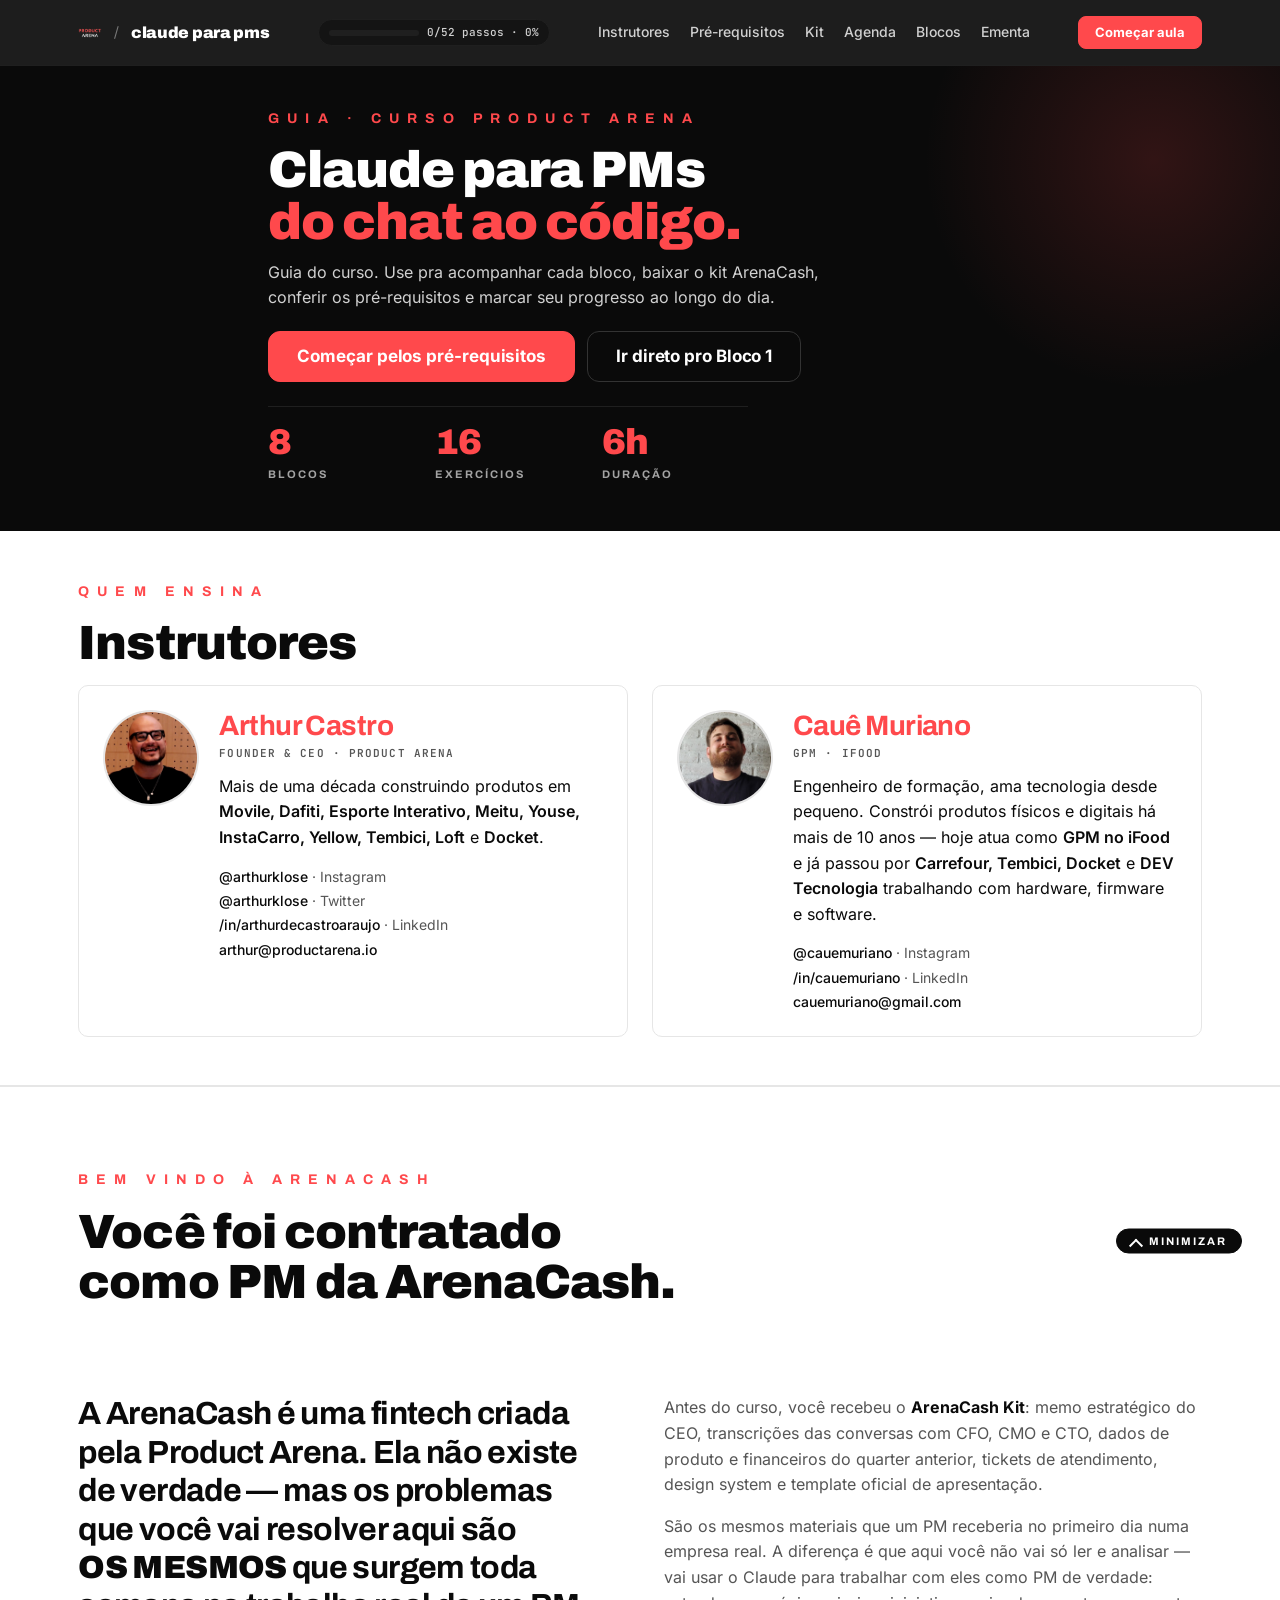
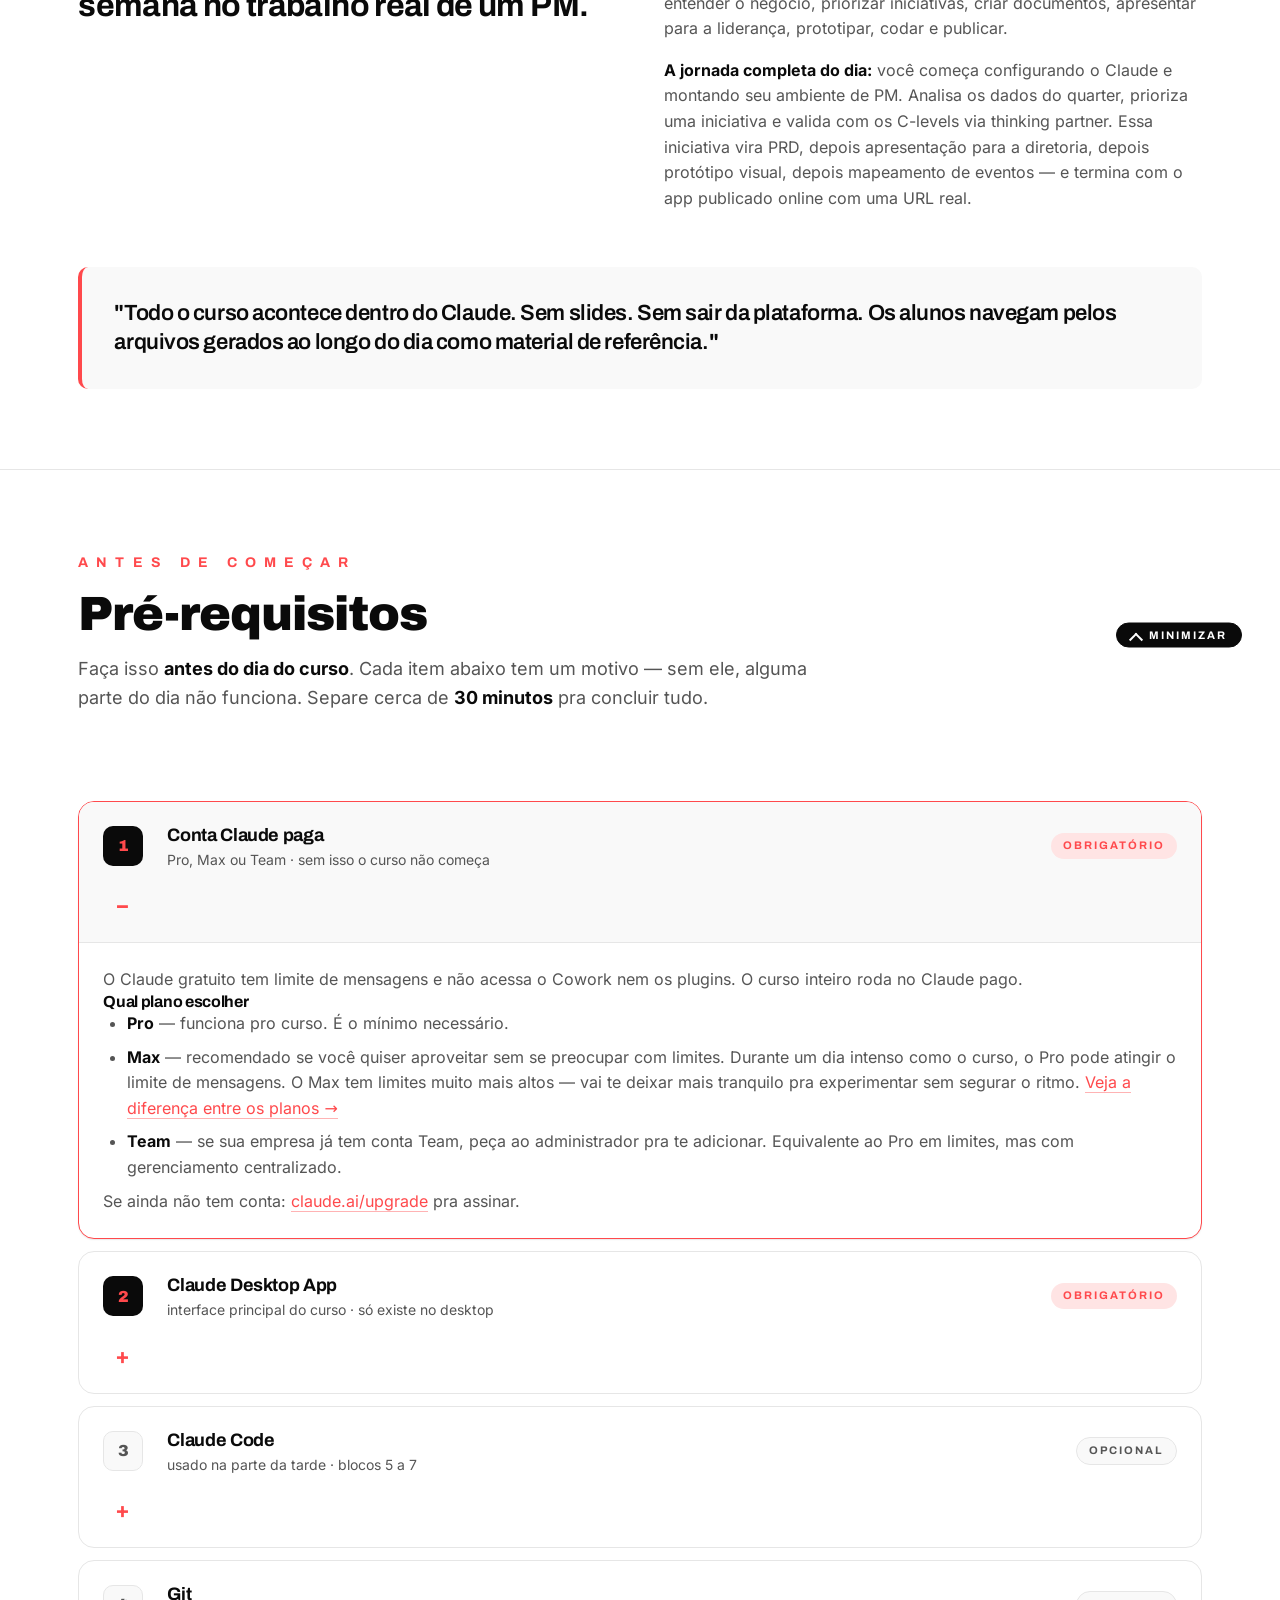
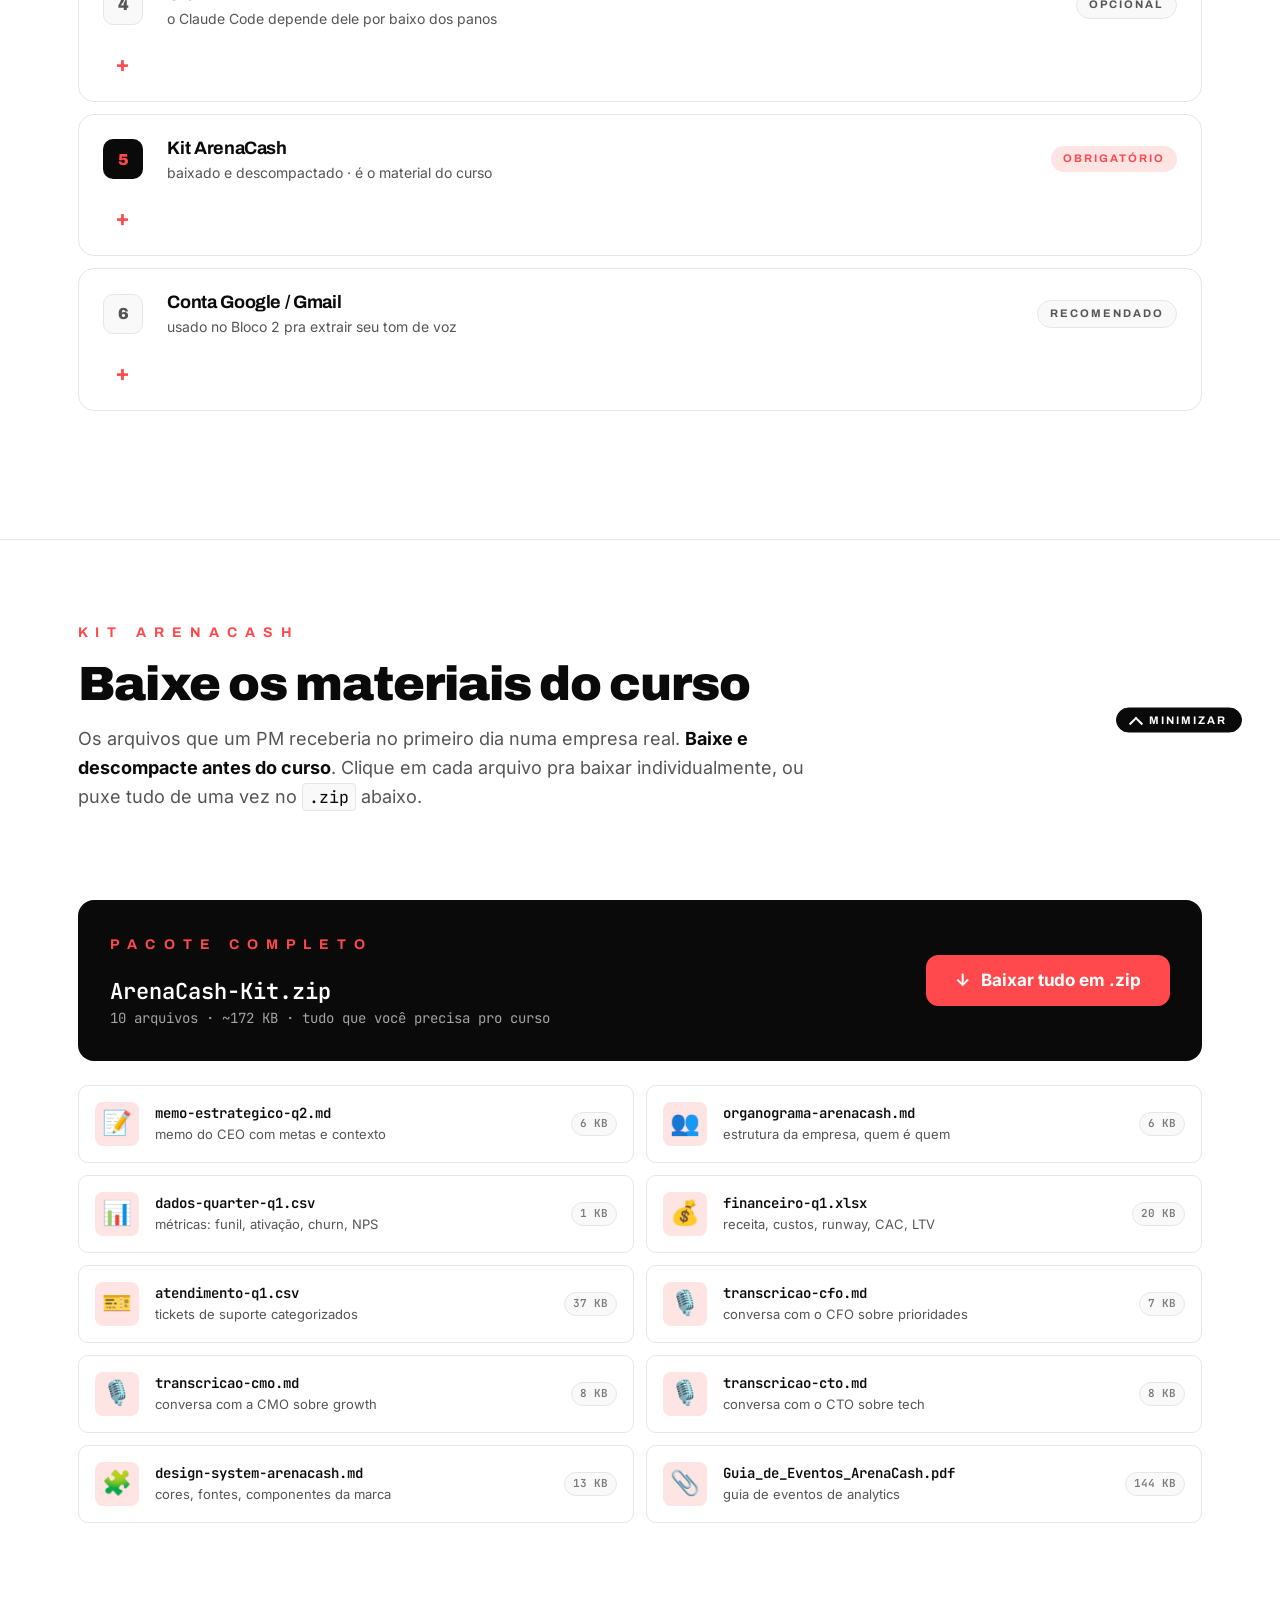
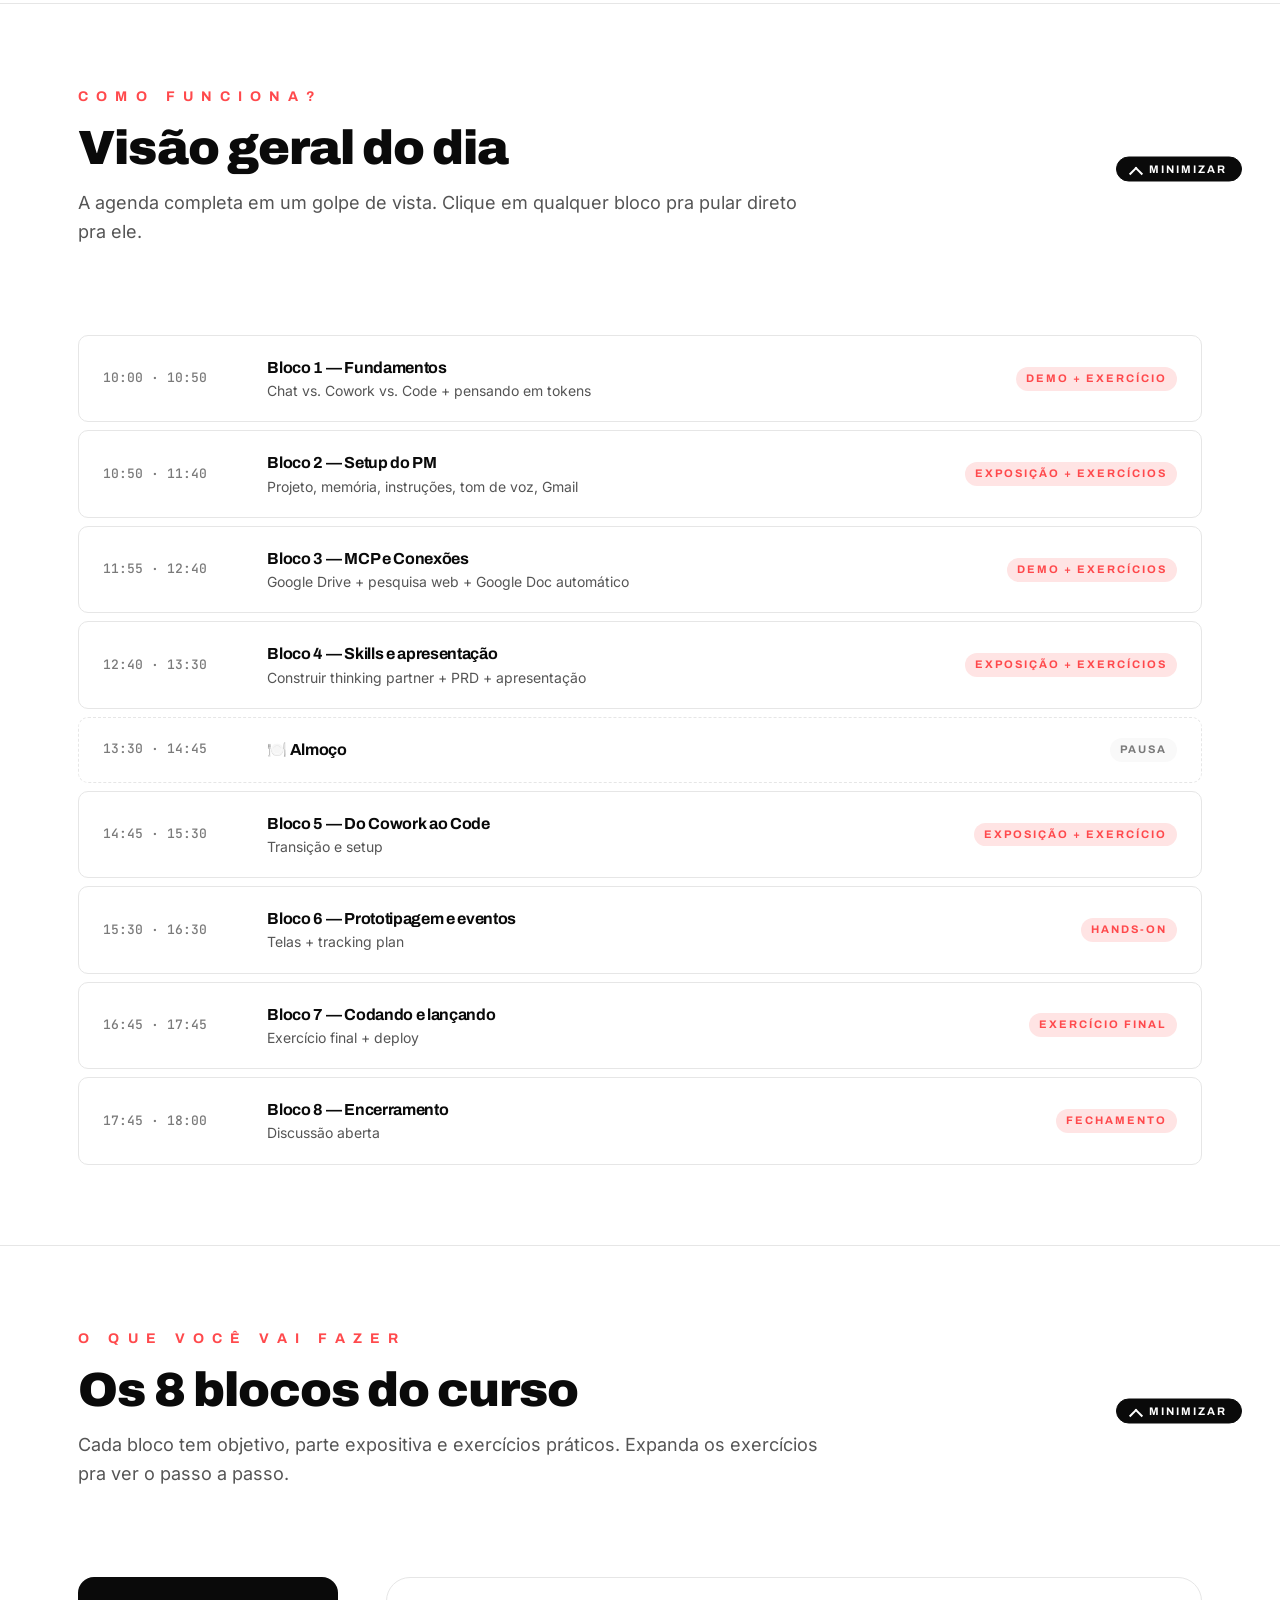
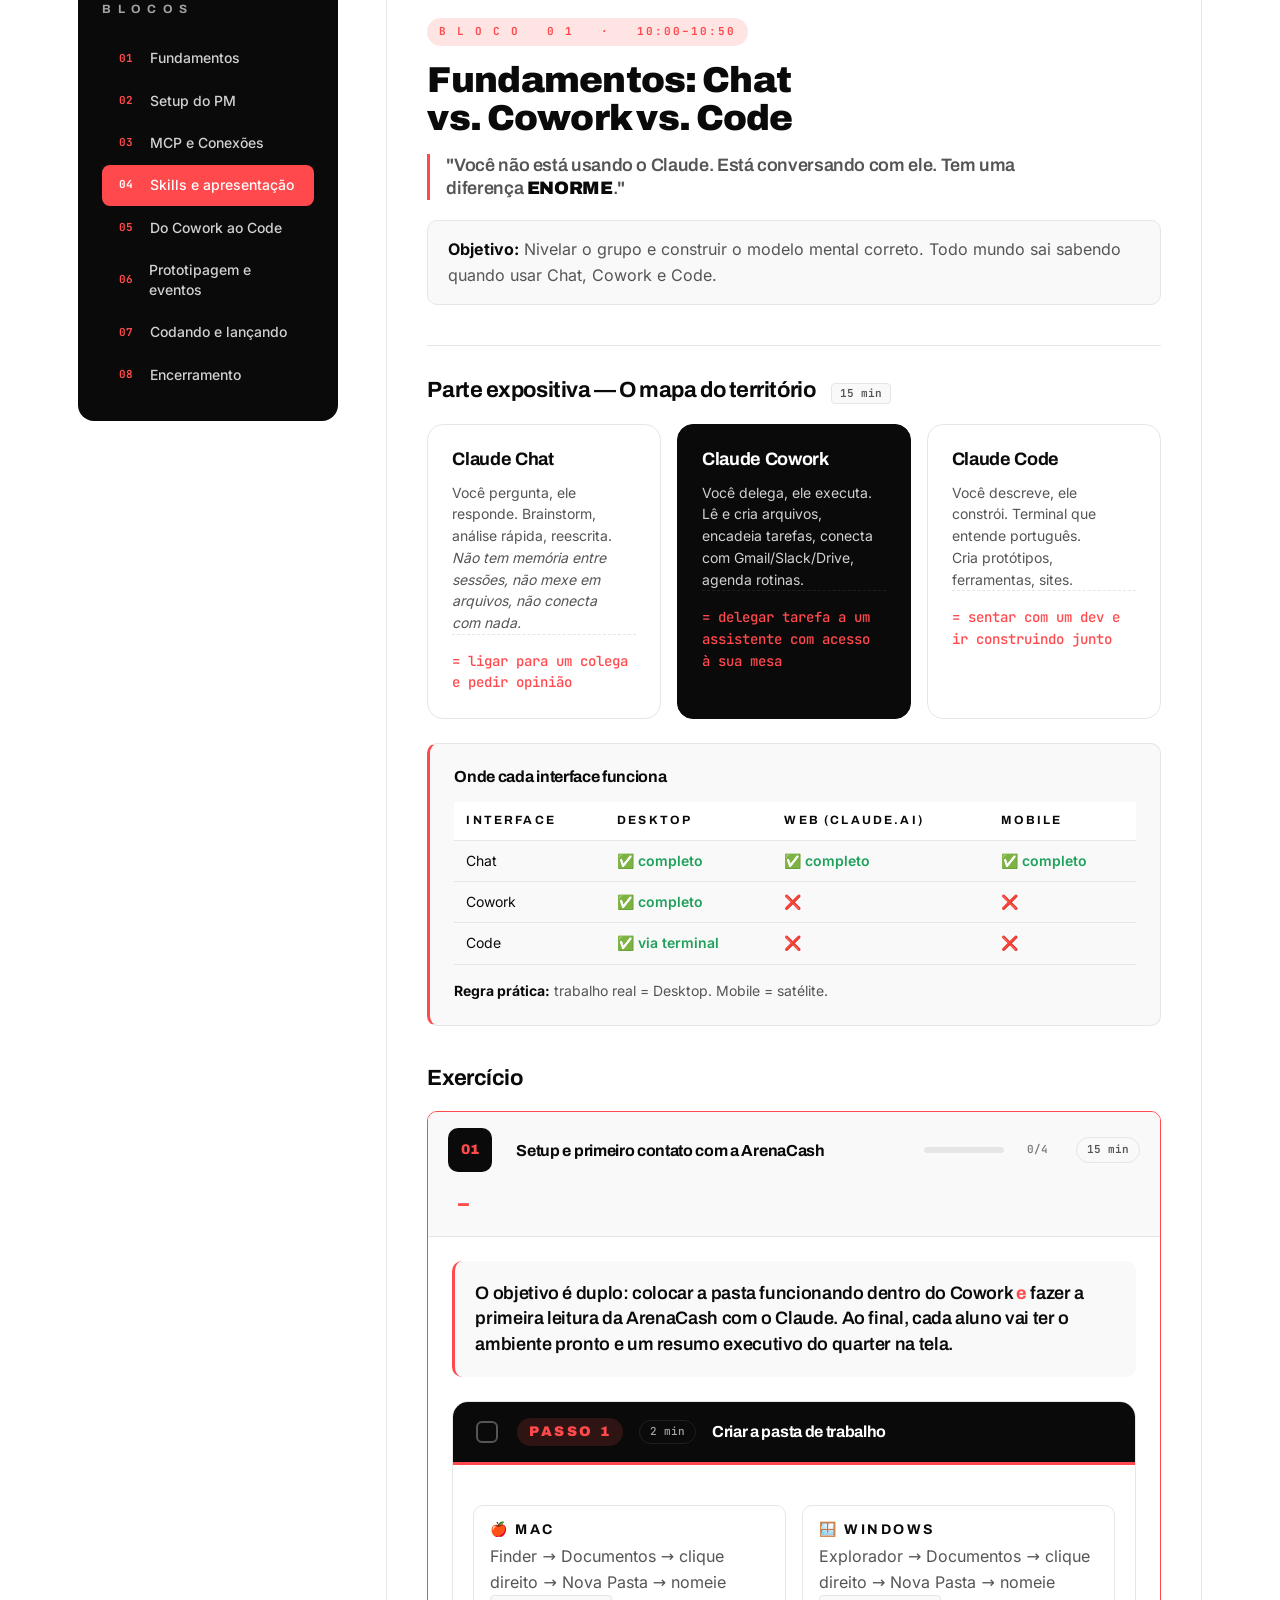
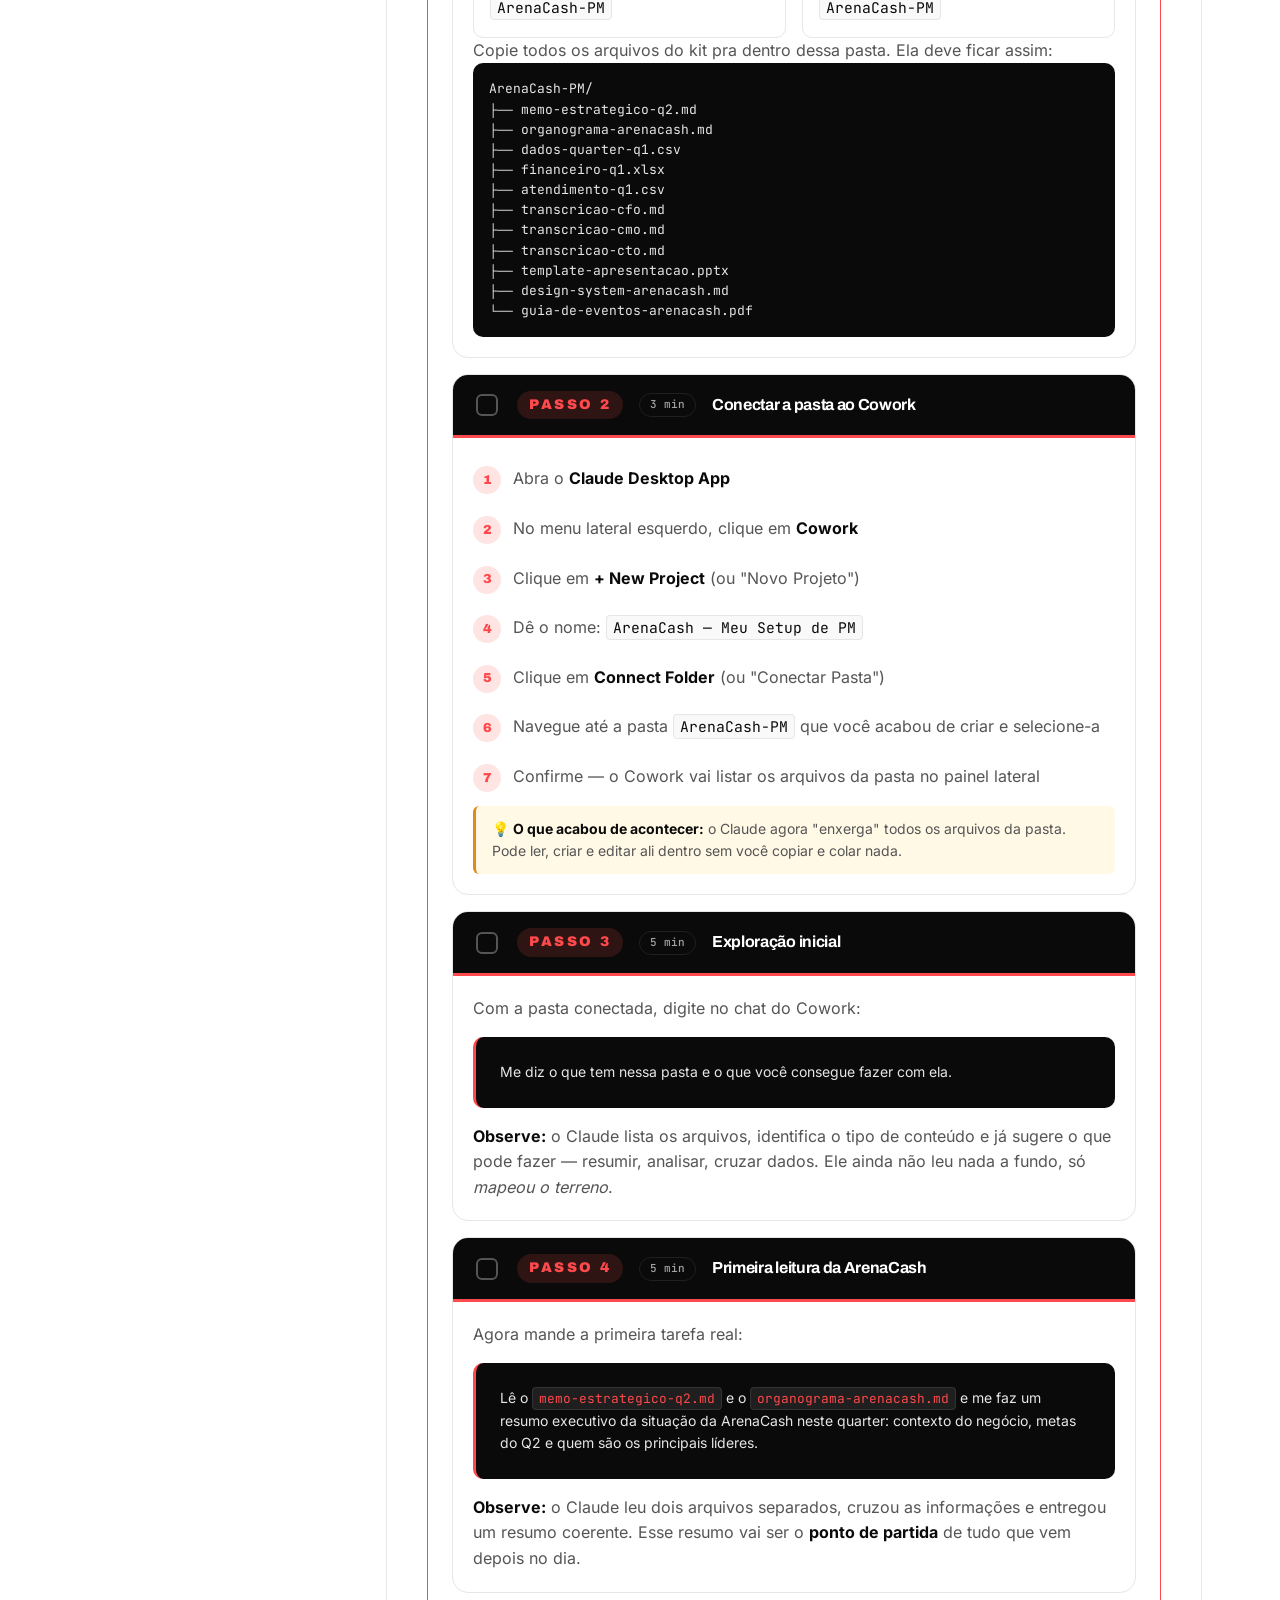
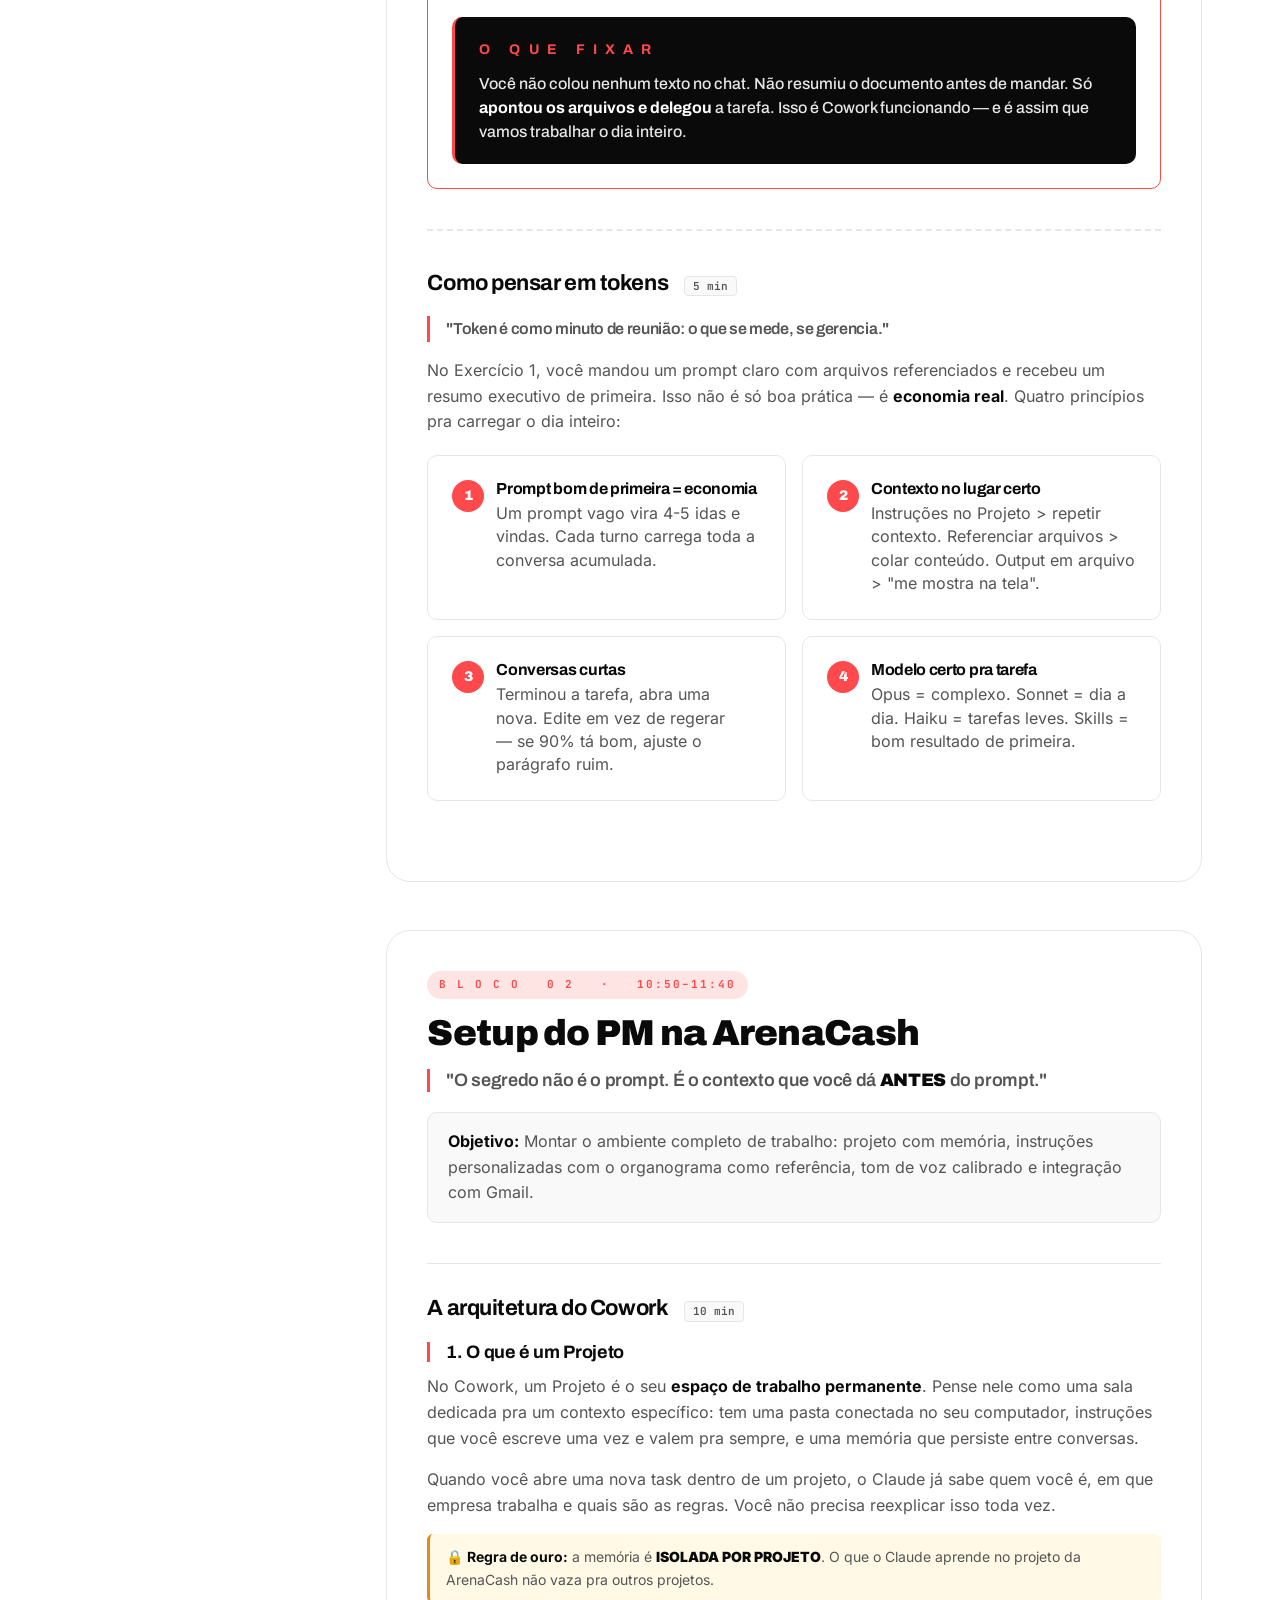
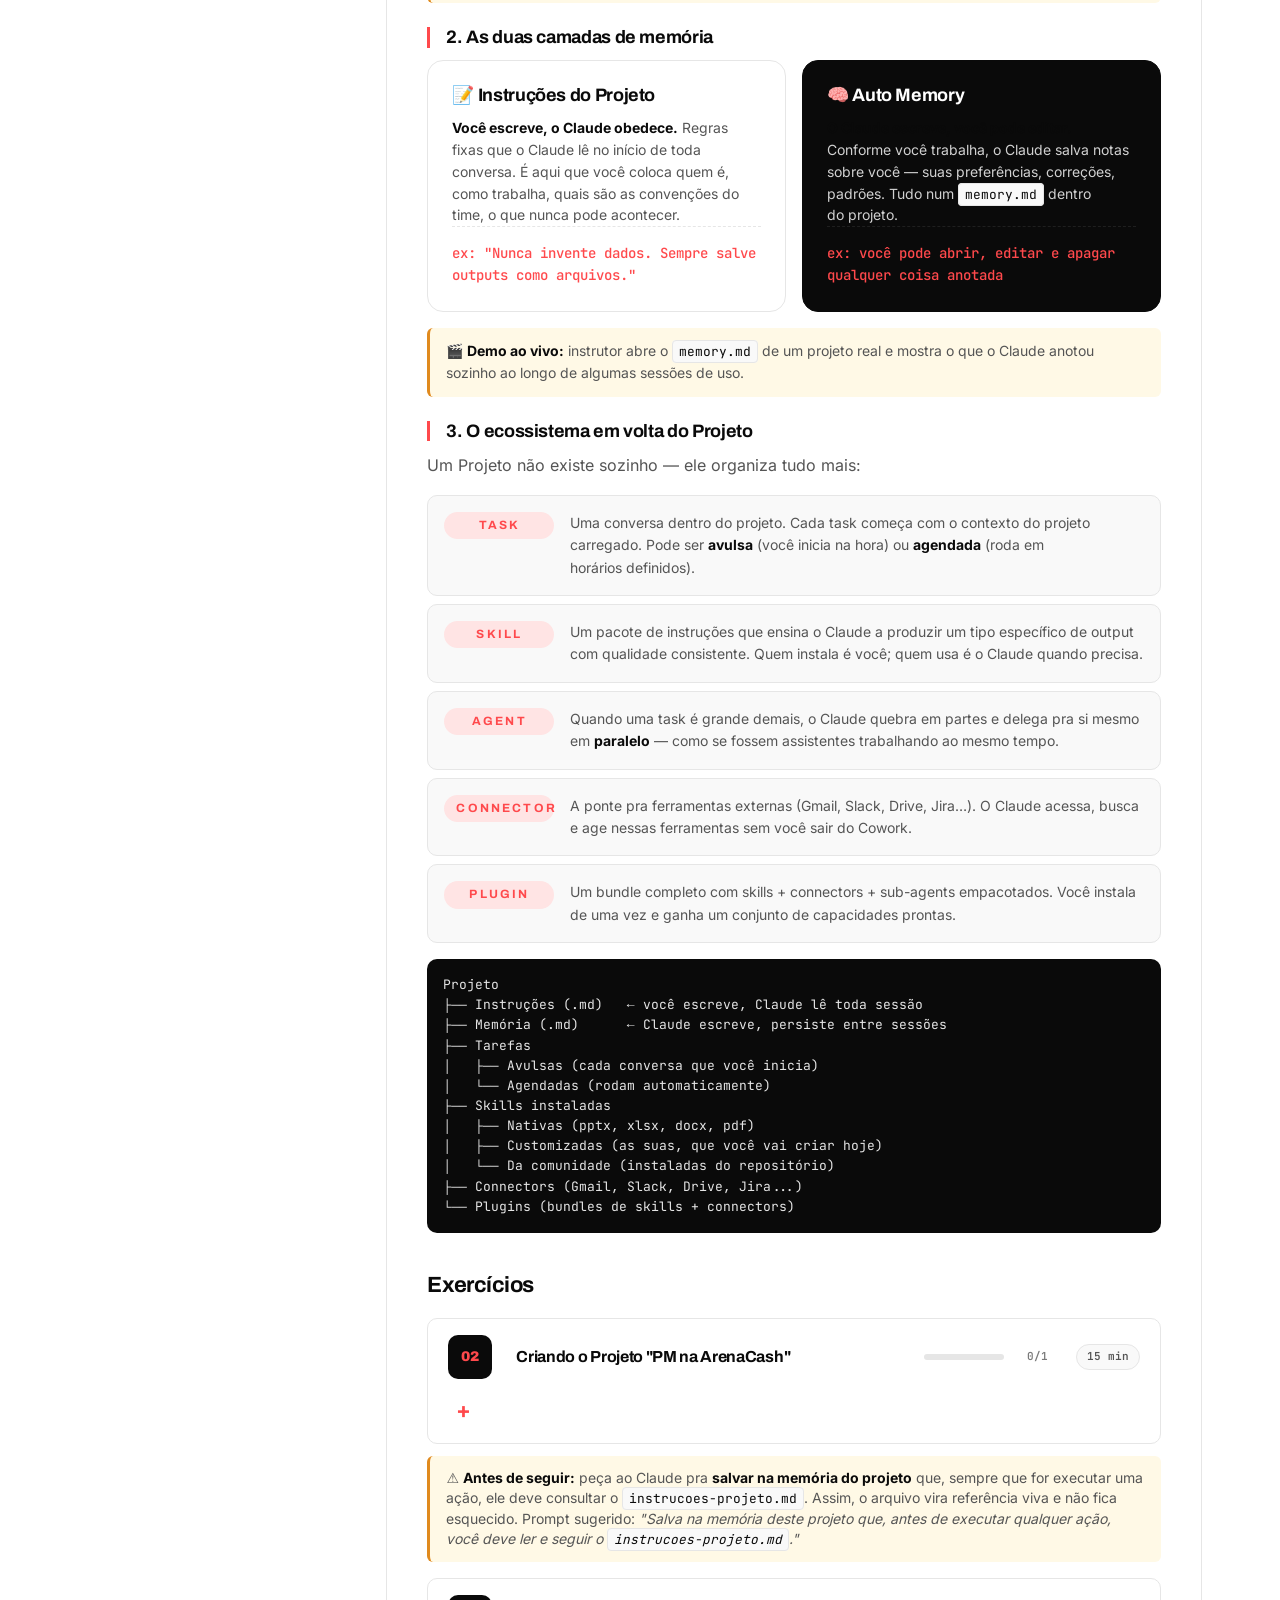
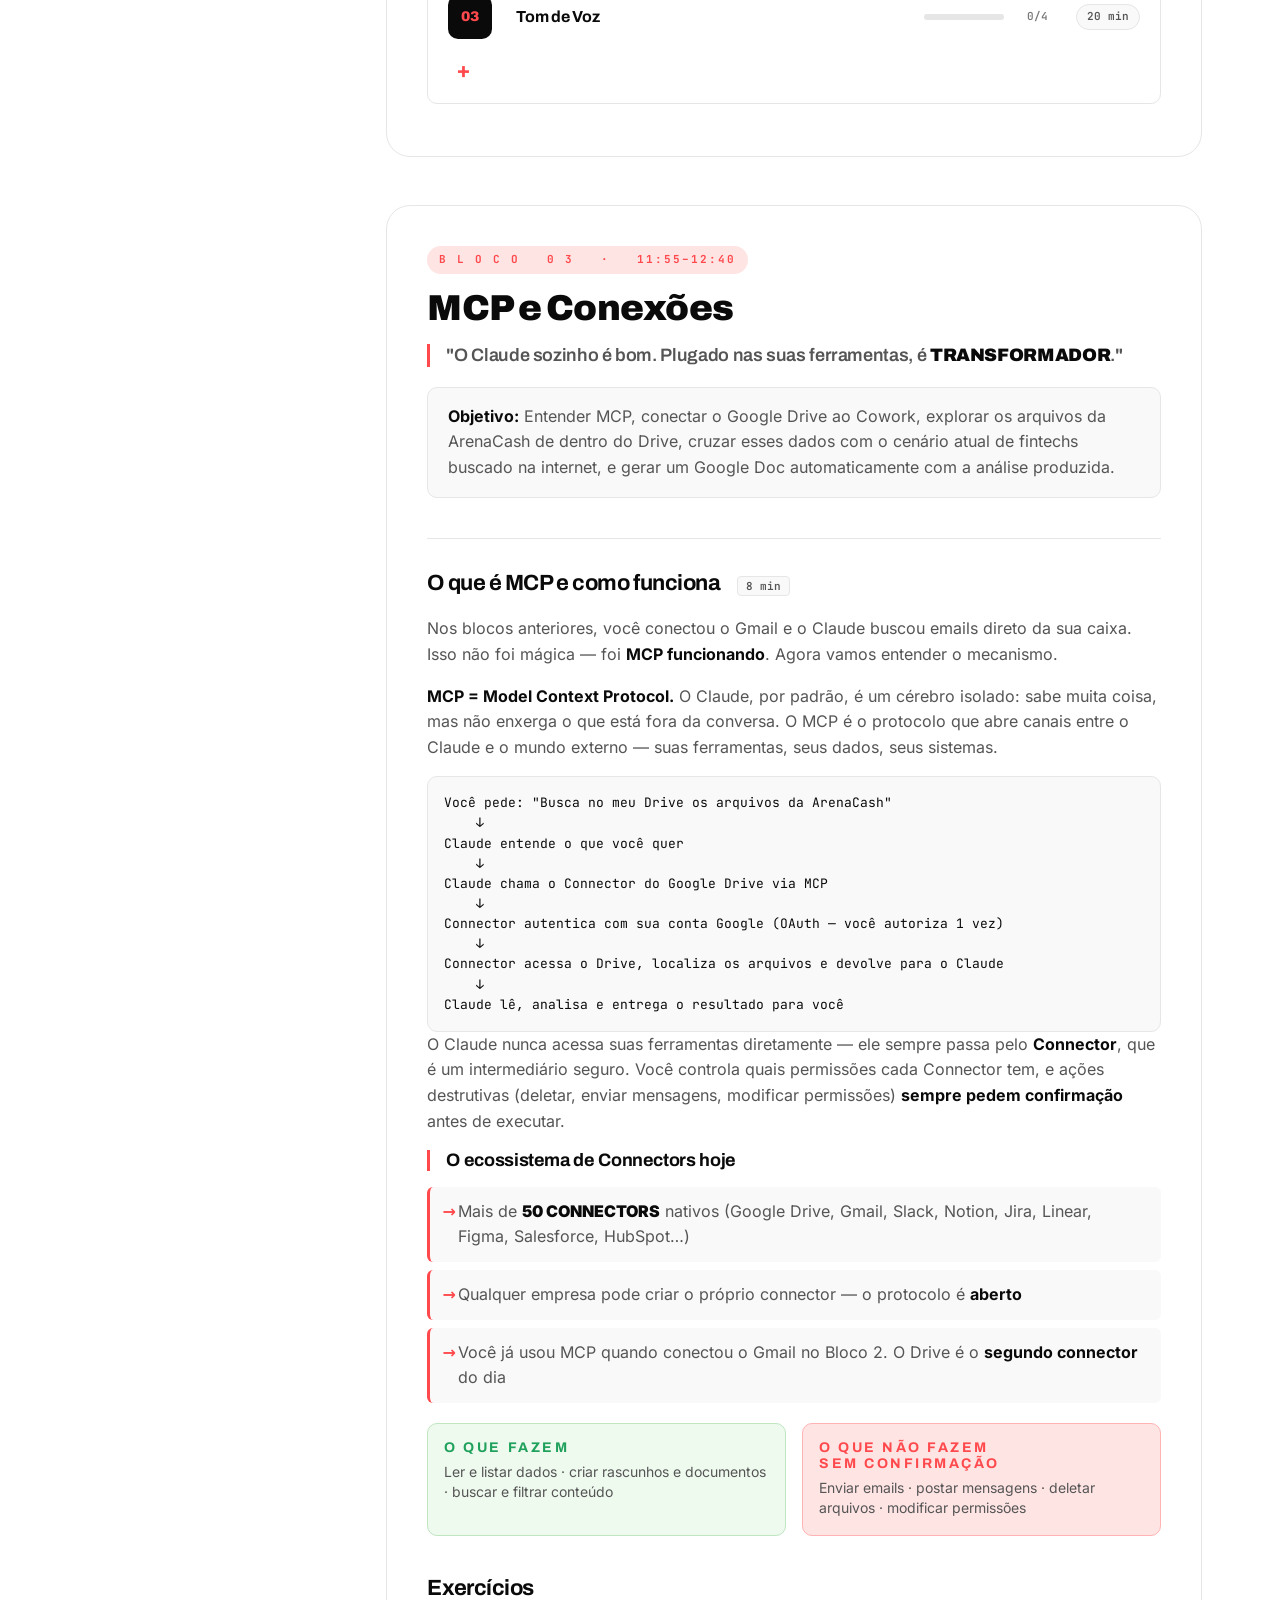
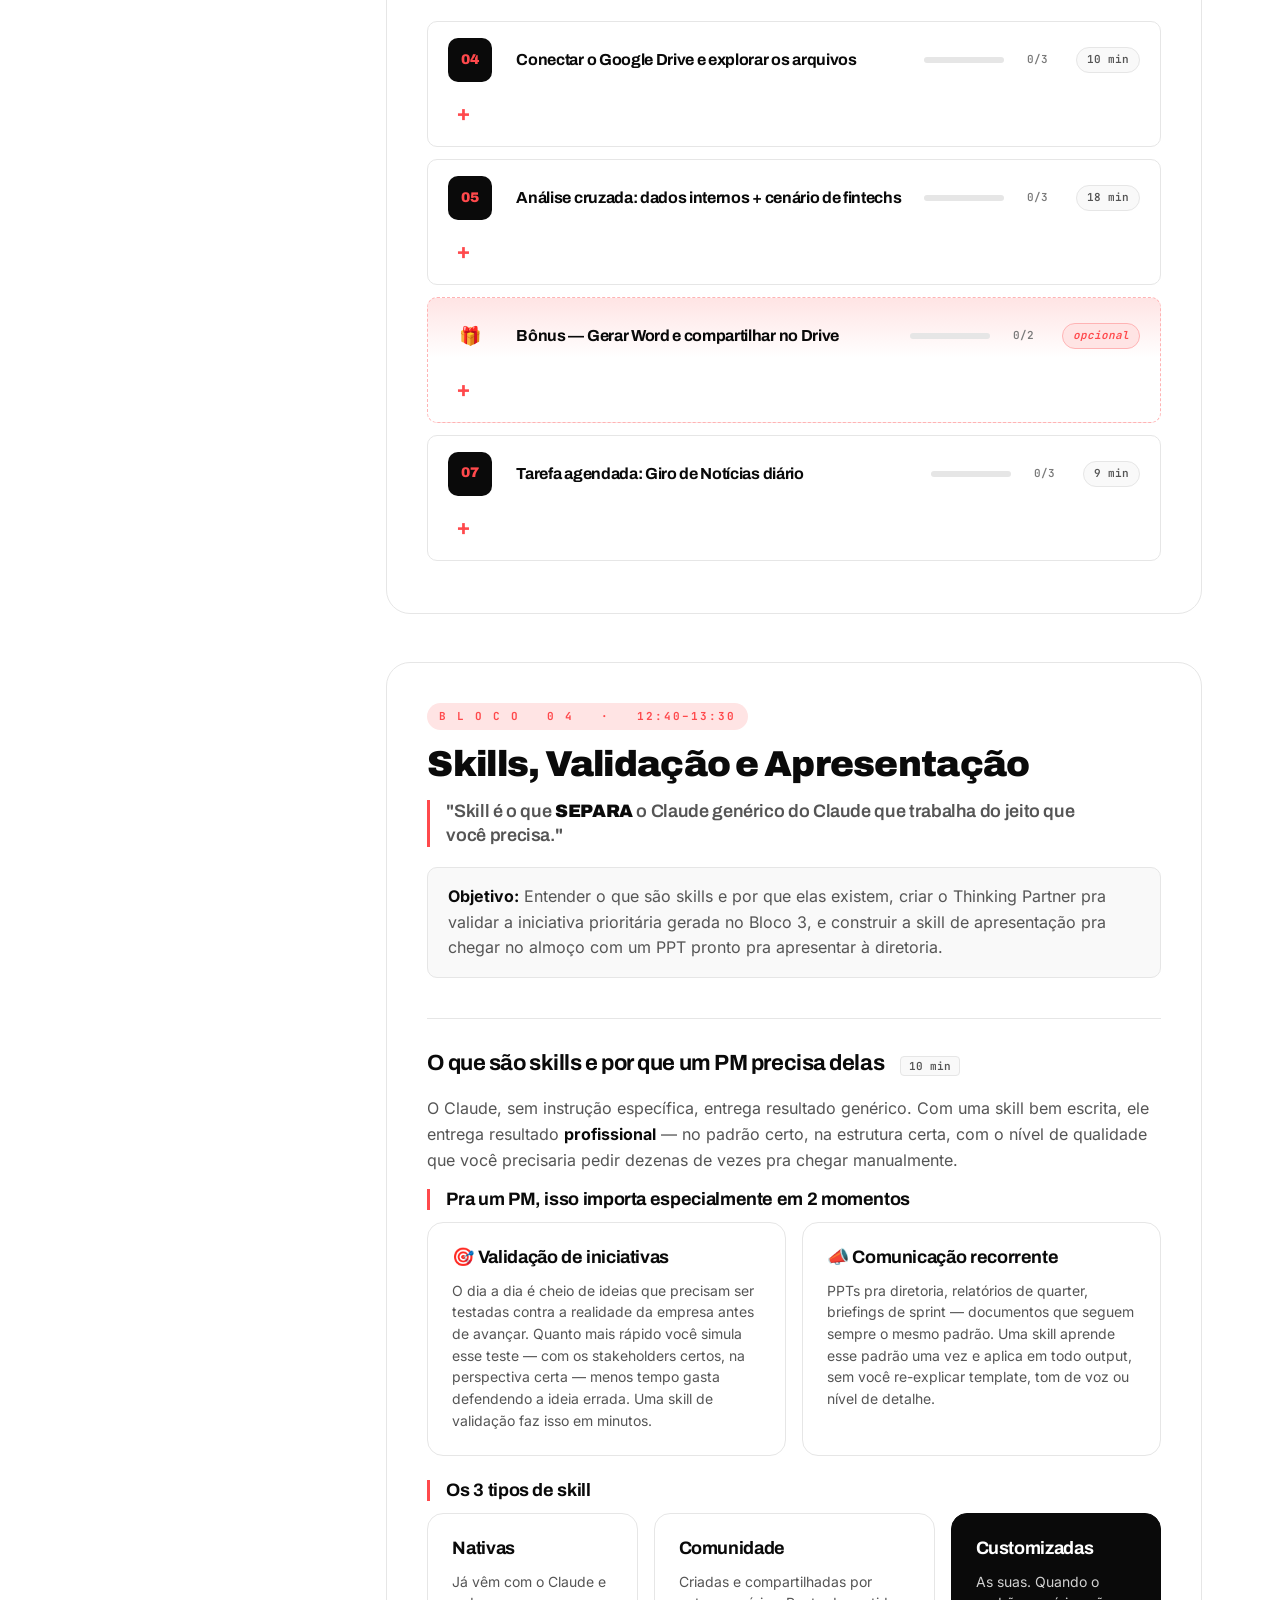
<file: index.html>
<!DOCTYPE html>

<html lang="pt-BR">
<head>
<meta charset="utf-8"/>
<meta content="width=device-width, initial-scale=1.0" name="viewport"/>
<title>Claude para PMs — Do Chat ao Código | Product Arena</title>
<meta content="Curso hands-on de 6 horas. Entra como PM na ArenaCash pela manhã. Sai com um produto no ar à tarde. Tudo dentro do Claude." name="description"/>
<link href="styles.css" rel="stylesheet"/>
</head>
<body>
<header class="topbar">
<div class="topbar-inner">
<a class="brand" href="#top">
<img alt="Product Arena" src="assets/logo-pa.png"/>
<span class="brand-sep">/</span>
<span class="brand-word-long">claude para pms</span>
</a>
<nav class="top-nav">
<a href="#instrutores">Instrutores</a>
<a href="#pre-requisitos">Pré-requisitos</a>
<a href="#kit">Kit</a>
<a href="#visao-geral">Agenda</a>
<a href="#blocos">Blocos</a>
<a href="ementa.html">Ementa</a>
</nav>
<button class="btn btn--primary btn--sm" onclick="document.getElementById('bloco-1').scrollIntoView({behavior:'smooth'})">Começar aula</button>
</div>
</header>
<main id="top">
<!-- HERO -->
<section class="hero hero--workbook">
  <div class="hero-inner">
<div class="hero-content">
<span class="pa-eyebrow pa-eyebrow--red">G U I A   ·   C U R S O   P R O D U C T   A R E N A</span>
<h1>Claude para PMs <span class="accent">do chat ao código.</span></h1>
<p class="hero-sub">
            Guia do curso. Use pra acompanhar cada bloco, baixar o kit ArenaCash, conferir os pré-requisitos e marcar seu progresso ao longo do dia.
          </p>
<div class="hero-cta">
<a class="btn btn--primary btn--lg" href="#pre-requisitos">Começar pelos pré-requisitos</a>
<a class="btn btn--ghost btn--lg" href="#bloco-1">Ir direto pro Bloco 1</a>
</div>
<div class="hero-stats-grid">
<div class="hero-stat"><span class="num">8</span><span class="label">blocos</span></div>
<div class="hero-stat"><span class="num">16</span><span class="label">exercícios</span></div>
<div class="hero-stat"><span class="num">6h</span><span class="label">duração</span></div>
</div>
</div>
</div>
</section>
<!-- INSTRUTORES -->
<section class="instructors-section" id="instrutores">
<div class="container">
<div class="section-head">
<span class="pa-eyebrow pa-eyebrow--red">Q U E M   E N S I N A</span>
<h2>Instrutores</h2>
</div>
<div class="instructors-grid">
<div class="instructor-card">
<img alt="Arthur Castro" class="instructor-photo" src="assets/instrutor-arthur.jpeg"/>
<div class="instructor-content">
<h3>Arthur Castro</h3>
<p class="instructor-role">Founder &amp; CEO · Product Arena</p>
<p class="instructor-bio">Mais de uma década construindo produtos em <strong>Movile, Dafiti, Esporte Interativo, Meitu, Youse, InstaCarro, Yellow, Tembici, Loft</strong> e <strong>Docket</strong>.</p>
<ul class="instructor-links">
<li><a href="https://instagram.com/arthurklose" rel="noopener" target="_blank">@arthurklose</a> · Instagram</li>
<li><a href="https://twitter.com/arthurklose" rel="noopener" target="_blank">@arthurklose</a> · Twitter</li>
<li><a href="https://linkedin.com/in/arthurdecastroaraujo" rel="noopener" target="_blank">/in/arthurdecastroaraujo</a> · LinkedIn</li>
<li><a href="mailto:arthur@productarena.io">arthur@productarena.io</a></li>
</ul>
</div>
</div>
<div class="instructor-card">
<img alt="Cauê Muriano" class="instructor-photo" src="assets/instrutor-caue.jpeg"/>
<div class="instructor-content">
<h3>Cauê Muriano</h3>
<p class="instructor-role">GPM · iFood</p>
<p class="instructor-bio">Engenheiro de formação, ama tecnologia desde pequeno. Constrói produtos físicos e digitais há mais de 10 anos — hoje atua como <strong>GPM no iFood</strong> e já passou por <strong>Carrefour, Tembici, Docket</strong> e <strong>DEV Tecnologia</strong> trabalhando com hardware, firmware e software.</p>
<ul class="instructor-links">
<li><a href="https://instagram.com/cauemuriano" rel="noopener" target="_blank">@cauemuriano</a> · Instagram</li>
<li><a href="https://linkedin.com/in/cauemuriano" rel="noopener" target="_blank">/in/cauemuriano</a> · LinkedIn</li>
<li><a href="mailto:cauemuriano@gmail.com">cauemuriano@gmail.com</a></li>
</ul>
</div>
</div>
</div>
</div>
</section>
<details class="section section-collapse" id="bem-vindo" open=""><summary class="section-summary"><div class="container"><div class="section-head">
<span class="pa-eyebrow pa-eyebrow--red">B E M   V I N D O   À   A R E N A C A S H</span>
<h2>Você foi contratado como PM da ArenaCash.</h2>
<span aria-hidden="true" class="section-chevron"></span></div></div></summary><div class="section-body"><div class="container">

<div class="welcome-body">
<div>
<p class="lead">A ArenaCash é uma fintech criada pela Product Arena. Ela não existe de verdade — mas os problemas que você vai resolver aqui são <strong class="shout">os mesmos</strong> que surgem toda semana no trabalho real de um PM.</p>
</div>
<div>
<p>Antes do curso, você recebeu o <strong>ArenaCash Kit</strong>: memo estratégico do CEO, transcrições das conversas com CFO, CMO e CTO, dados de produto e financeiros do quarter anterior, tickets de atendimento, design system e template oficial de apresentação.</p>
<p>São os mesmos materiais que um PM receberia no primeiro dia numa empresa real. A diferença é que aqui você não vai só ler e analisar — vai usar o Claude para trabalhar com eles como PM de verdade: entender o negócio, priorizar iniciativas, criar documentos, apresentar para a liderança, prototipar, codar e publicar.</p>
<p><strong>A jornada completa do dia:</strong> você começa configurando o Claude e montando seu ambiente de PM. Analisa os dados do quarter, prioriza uma iniciativa e valida com os C-levels via thinking partner. Essa iniciativa vira PRD, depois apresentação para a diretoria, depois protótipo visual, depois mapeamento de eventos — e termina com o app publicado online com uma URL real.</p>
</div>
</div>
<div class="welcome-quote">
          "Todo o curso acontece dentro do Claude. Sem slides. Sem sair da plataforma. Os alunos navegam pelos arquivos gerados ao longo do dia como material de referência."
        </div>
</div></div></details><details class="section section-collapse" id="pre-requisitos" open=""><summary class="section-summary"><div class="container"><div class="section-head">
<span class="pa-eyebrow pa-eyebrow--red">A N T E S   D E   C O M E Ç A R</span>
<h2>Pré-requisitos</h2>
<p>Faça isso <strong>antes do dia do curso</strong>. Cada item abaixo tem um motivo — sem ele, alguma parte do dia não funciona. Separe cerca de <strong>30 minutos</strong> pra concluir tudo.</p>
<span aria-hidden="true" class="section-chevron"></span></div></div></summary><div class="section-body"><div class="container">

<div class="prereq-list">
<!-- 1. Conta Claude paga -->
<details class="setup-step" open="">
<summary>
<span class="step-num">1</span>
<div class="step-title">
<strong>Conta Claude paga</strong>
<span>Pro, Max ou Team · sem isso o curso não começa</span>
</div>
<span class="step-status required">Obrigatório</span>
</summary>
<div class="step-body">
<p>O Claude gratuito tem limite de mensagens e não acessa o Cowork nem os plugins. O curso inteiro roda no Claude pago.</p>
<h4>Qual plano escolher</h4>
<ul>
<li><strong>Pro</strong> — funciona pro curso. É o mínimo necessário.</li>
<li><strong>Max</strong> — recomendado se você quiser aproveitar sem se preocupar com limites. Durante um dia intenso como o curso, o Pro pode atingir o limite de mensagens. O Max tem limites muito mais altos — vai te deixar mais tranquilo pra experimentar sem segurar o ritmo. <a href="https://claude.ai/upgrade" rel="noopener" target="_blank">Veja a diferença entre os planos →</a></li>
<li><strong>Team</strong> — se sua empresa já tem conta Team, peça ao administrador pra te adicionar. Equivalente ao Pro em limites, mas com gerenciamento centralizado.</li>
</ul>
<p>Se ainda não tem conta: <a href="https://claude.ai/upgrade" rel="noopener" target="_blank">claude.ai/upgrade</a> pra assinar.</p>
</div>
</details>
<!-- 2. Claude Desktop -->
<details class="setup-step">
<summary>
<span class="step-num">2</span>
<div class="step-title">
<strong>Claude Desktop App</strong>
<span>interface principal do curso · só existe no desktop</span>
</div>
<span class="step-status required">Obrigatório</span>
</summary>
<div class="step-body">
<p>O Cowork — que usamos <strong>toda a manhã</strong> — só existe no Desktop. No navegador e no celular ele não aparece.</p>
<ol>
<li>Baixe o instalador em <a href="https://claude.ai/download" rel="noopener" target="_blank">claude.ai/download</a> (Mac ou Windows)</li>
<li>Abra o arquivo baixado e siga a instalação normalmente</li>
<li>Faça login com a mesma conta Claude paga do passo anterior</li>
<li>Verifique que aparece a opção <strong>Cowork</strong> no menu lateral — se aparecer, tá tudo certo</li>
</ol>
</div>
</details>
<!-- 3. Claude Code -->
<details class="setup-step optional">
<summary>
<span class="step-num">3</span>
<div class="step-title">
<strong>Claude Code</strong>
<span>usado na parte da tarde · blocos 5 a 7</span>
</div>
<span class="step-status optional">Opcional</span>
</summary>
<div class="step-body">
<p>Claude Code é uma ferramenta que você instala no terminal e que permite criar protótipos, sites e scripts em conversa com o Claude. É a ferramenta da parte da tarde.</p>
<p>Pra instalar, você vai precisar de duas coisas na ordem abaixo:</p>
<div class="substep">
<h4>3a · Node.js (versão 18 ou mais recente)</h4>
<p>Node.js é o motor que roda o Claude Code. Você provavelmente já tem — verifique antes de instalar.</p>
<ol>
<li>Abra o Terminal (Mac: <code>Cmd + Espaço</code> → "Terminal") ou PowerShell (Windows: tecla Windows → "PowerShell")</li>
<li>Digite <code>node --version</code> e pressione Enter</li>
<li>Se aparecer algo como <code>v20.x.x</code> ou <code>v22.x.x</code>, você já tem. Pule pro 3b.</li>
<li>Se não aparecer nada: <a href="https://nodejs.org/en/download" rel="noopener" target="_blank">nodejs.org/en/download</a> e baixe a versão <strong>LTS</strong> pro seu SO. Instalador padrão.</li>
</ol>
</div>
<div class="substep">
<h4>3b · Claude Code</h4>
<p>Com o Node instalado, no mesmo terminal cole o comando abaixo e pressione Enter:</p>
<pre class="code-block">npm install -g @anthropic-ai/claude-code</pre>
<p>Aguarde (pode demorar 1-2 minutos). Depois verifique:</p>
<pre class="code-block">claude --version</pre>
<p>Se aparecer o número da versão, tá instalado. Documentação: <a href="https://docs.anthropic.com/pt/docs/claude-code/overview" rel="noopener" target="_blank">docs.anthropic.com/pt/docs/claude-code</a>.</p>
</div>
</div>
</details>
<!-- 4. Git -->
<details class="setup-step optional">
<summary>
<span class="step-num">4</span>
<div class="step-title">
<strong>Git</strong>
<span>o Claude Code depende dele por baixo dos panos</span>
</div>
<span class="step-status optional">Opcional</span>
</summary>
<div class="step-body">
<p>Git é um sistema de controle de versão. O Claude Code usa por baixo dos panos pra gerenciar arquivos e mudanças — <strong>sem ele, o Code pode dar erro na inicialização</strong>.</p>
<ul>
<li><strong>Mac:</strong> Git já vem instalado na maioria dos casos. Verifique com <code>git --version</code> no Terminal. Se não tiver, o próprio Mac vai oferecer instalar automaticamente — aceite.</li>
<li><strong>Windows:</strong> Verifique com <code>git --version</code> no PowerShell. Se não tiver, baixe em <a href="https://git-scm.com/download/win" rel="noopener" target="_blank">git-scm.com/download/win</a> (opções padrão, não precisa mexer em nada).</li>
</ul>
</div>
</details>
<!-- 5. Kit -->
<details class="setup-step">
<summary>
<span class="step-num">5</span>
<div class="step-title">
<strong>Kit ArenaCash</strong>
<span>baixado e descompactado · é o material do curso</span>
</div>
<span class="step-status required">Obrigatório</span>
</summary>
<div class="step-body">
<p>O kit contém todos os documentos da empresa fictícia que vamos usar no dia: memo estratégico, organograma, dados de Q1, transcrições dos C-levels, design system e guia de eventos.</p>
<p class="step-download-row"><a class="btn btn--primary btn--sm" href="ArenaCash-Kit.zip" download>↓ &nbsp; Baixar ArenaCash-Kit.zip</a> <span class="or-sep">ou</span> <a href="#kit">ver arquivos individuais na seção Kit →</a></p>
<p><strong>Depois de baixar:</strong></p>
<ul>
<li>Descompacte em algum lugar fácil de achar (ex: Desktop ou Documentos)</li>
<li>Renomeie a pasta pra <code>ArenaCash-PM</code></li>
<li>Verifique que consegue ver arquivos <code>.md</code>, <code>.csv</code>, <code>.xlsx</code> e <code>.pdf</code> dentro dela</li>
</ul>
</div>
</details>
<!-- 6. Gmail -->
<details class="setup-step optional">
<summary>
<span class="step-num">6</span>
<div class="step-title">
<strong>Conta Google / Gmail</strong>
<span>usado no Bloco 2 pra extrair seu tom de voz</span>
</div>
<span class="step-status optional">Recomendado</span>
</summary>
<div class="step-body">
<p>No Bloco 2 vamos conectar o Gmail ao Cowork pra extrair o seu <strong>tom de voz de escrita</strong> a partir dos seus e-mails. Funciona com qualquer conta Google.</p>
<ul>
<li>Se você tem Gmail, não precisa fazer nada — só lembrar o login</li>
<li>Se preferir não usar a conta pessoal, crie uma conta separada só pro curso em <a href="https://accounts.google.com" rel="noopener" target="_blank">accounts.google.com</a></li>
<li>Se não quiser usar Gmail de jeito nenhum, tudo bem — o instrutor mostra um caminho alternativo pra criar o tom de voz manualmente</li>
</ul>
</div>
</details>
</div>
</div></div></details><details class="section section-collapse" id="kit" open=""><summary class="section-summary"><div class="container"><div class="section-head">
<span class="pa-eyebrow pa-eyebrow--red">K I T   A R E N A C A S H</span>
<h2>Baixe os materiais do curso</h2>
<p>Os arquivos que um PM receberia no primeiro dia numa empresa real. <strong>Baixe e descompacte antes do curso</strong>. Clique em cada arquivo pra baixar individualmente, ou puxe tudo de uma vez no <code>.zip</code> abaixo.</p>
<span aria-hidden="true" class="section-chevron"></span></div></div></summary><div class="section-body"><div class="container">

<div class="kit-bulk">
<div class="kit-bulk-info">
<span class="pa-eyebrow pa-eyebrow--red">P A C O T E   C O M P L E T O</span>
<h3>ArenaCash-Kit.zip</h3>
<p>10 arquivos · ~172 KB · tudo que você precisa pro curso</p>
</div>
<a class="btn btn--primary btn--lg" download="" href="ArenaCash-Kit.zip">
            ↓   Baixar tudo em .zip
          </a>
</div>
<div class="kit-grid">
<a class="kit-item" download="" href="kit/memo-estrategico-q2.md">
<span class="kit-icon">📝</span>
<div><strong>memo-estrategico-q2.md</strong><span>memo do CEO com metas e contexto</span></div>
<span class="kit-size">6 KB</span>
</a>
<a class="kit-item" download="" href="kit/organograma-arenacash.md">
<span class="kit-icon">👥</span>
<div><strong>organograma-arenacash.md</strong><span>estrutura da empresa, quem é quem</span></div>
<span class="kit-size">6 KB</span>
</a>
<a class="kit-item" download="" href="kit/dados-quarter-q1.csv">
<span class="kit-icon">📊</span>
<div><strong>dados-quarter-q1.csv</strong><span>métricas: funil, ativação, churn, NPS</span></div>
<span class="kit-size">1 KB</span>
</a>
<a class="kit-item" download="" href="kit/financeiro-q1.xlsx">
<span class="kit-icon">💰</span>
<div><strong>financeiro-q1.xlsx</strong><span>receita, custos, runway, CAC, LTV</span></div>
<span class="kit-size">20 KB</span>
</a>
<a class="kit-item" download="" href="kit/atendimento-q1.csv">
<span class="kit-icon">🎫</span>
<div><strong>atendimento-q1.csv</strong><span>tickets de suporte categorizados</span></div>
<span class="kit-size">37 KB</span>
</a>
<a class="kit-item" download="" href="kit/transcricao-cfo.md">
<span class="kit-icon">🎙️</span>
<div><strong>transcricao-cfo.md</strong><span>conversa com o CFO sobre prioridades</span></div>
<span class="kit-size">7 KB</span>
</a>
<a class="kit-item" download="" href="kit/transcricao-cmo.md">
<span class="kit-icon">🎙️</span>
<div><strong>transcricao-cmo.md</strong><span>conversa com a CMO sobre growth</span></div>
<span class="kit-size">8 KB</span>
</a>
<a class="kit-item" download="" href="kit/transcricao-cto.md">
<span class="kit-icon">🎙️</span>
<div><strong>transcricao-cto.md</strong><span>conversa com o CTO sobre tech</span></div>
<span class="kit-size">8 KB</span>
</a>
<a class="kit-item" download="" href="kit/design-system-arenacash.md">
<span class="kit-icon">🧩</span>
<div><strong>design-system-arenacash.md</strong><span>cores, fontes, componentes da marca</span></div>
<span class="kit-size">13 KB</span>
</a>
<a class="kit-item" download="" href="kit/Guia_de_Eventos_ArenaCash.pdf">
<span class="kit-icon">📎</span>
<div><strong>Guia_de_Eventos_ArenaCash.pdf</strong><span>guia de eventos de analytics</span></div>
<span class="kit-size">144 KB</span>
</a>
</div>
</div></div></details><details class="section section-collapse" id="visao-geral" open=""><summary class="section-summary"><div class="container"><div class="section-head">
<span class="pa-eyebrow pa-eyebrow--red">C O M O   F U N C I O N A ?</span>
<h2>Visão geral do dia</h2>
<p>A agenda completa em um golpe de vista. Clique em qualquer bloco pra pular direto pra ele.</p>
<span aria-hidden="true" class="section-chevron"></span></div></div></summary><div class="section-body"><div class="container">

<div class="agenda">
<div class="agenda-item" data-target="bloco-1">
<div class="agenda-time">10:00 · 10:50</div>
<div class="agenda-body"><strong>Bloco 1 — Fundamentos</strong><span>Chat vs. Cowork vs. Code + pensando em tokens</span></div>
<div class="agenda-tag">Demo + exercício</div>
</div>
<div class="agenda-item" data-target="bloco-2">
<div class="agenda-time">10:50 · 11:40</div>
<div class="agenda-body"><strong>Bloco 2 — Setup do PM</strong><span>Projeto, memória, instruções, tom de voz, Gmail</span></div>
<div class="agenda-tag">Exposição + exercícios</div>
</div>
<div class="agenda-item" data-target="bloco-3">
<div class="agenda-time">11:55 · 12:40</div>
<div class="agenda-body"><strong>Bloco 3 — MCP e Conexões</strong><span>Google Drive + pesquisa web + Google Doc automático</span></div>
<div class="agenda-tag">Demo + exercícios</div>
</div>
<div class="agenda-item" data-target="bloco-4">
<div class="agenda-time">12:40 · 13:30</div>
<div class="agenda-body"><strong>Bloco 4 — Skills e apresentação</strong><span>Construir thinking partner + PRD + apresentação</span></div>
<div class="agenda-tag">Exposição + exercícios</div>
</div>
<div class="agenda-item break">
<div class="agenda-time">13:30 · 14:45</div>
<div class="agenda-body"><strong>🍽️ Almoço</strong></div>
<div class="agenda-tag">Pausa</div>
</div>
<div class="agenda-item" data-target="bloco-5">
<div class="agenda-time">14:45 · 15:30</div>
<div class="agenda-body"><strong>Bloco 5 — Do Cowork ao Code</strong><span>Transição e setup</span></div>
<div class="agenda-tag">Exposição + exercício</div>
</div>
<div class="agenda-item" data-target="bloco-6">
<div class="agenda-time">15:30 · 16:30</div>
<div class="agenda-body"><strong>Bloco 6 — Prototipagem e eventos</strong><span>Telas + tracking plan</span></div>
<div class="agenda-tag">Hands-on</div>
</div>
<div class="agenda-item" data-target="bloco-7">
<div class="agenda-time">16:45 · 17:45</div>
<div class="agenda-body"><strong>Bloco 7 — Codando e lançando</strong><span>Exercício final + deploy</span></div>
<div class="agenda-tag">Exercício final</div>
</div>
<div class="agenda-item" data-target="bloco-8">
<div class="agenda-time">17:45 · 18:00</div>
<div class="agenda-body"><strong>Bloco 8 — Encerramento</strong><span>Discussão aberta</span></div>
<div class="agenda-tag">Fechamento</div>
</div>
</div>
</div></div></details><details class="section section-collapse" id="blocos" open=""><summary class="section-summary"><div class="container"><div class="section-head">
<span class="pa-eyebrow pa-eyebrow--red">O   Q U E   V O C Ê   V A I   F A Z E R</span>
<h2>Os 8 blocos do curso</h2>
<p>Cada bloco tem objetivo, parte expositiva e exercícios práticos. Expanda os exercícios pra ver o passo a passo.</p>
<span aria-hidden="true" class="section-chevron"></span></div></div></summary><div class="section-body"><div class="container">

<div class="section-split">
<aside aria-label="Navegação dos blocos" class="side-nav">
<p class="side-label">B L O C O S</p>
<ol class="side-list">
<li><a href="#bloco-1"><span class="num">01</span>Fundamentos</a></li>
<li><a href="#bloco-2"><span class="num">02</span>Setup do PM</a></li>
<li><a href="#bloco-3"><span class="num">03</span>MCP e Conexões</a></li>
<li><a href="#bloco-4"><span class="num">04</span>Skills e apresentação</a></li>
<li><a href="#bloco-5"><span class="num">05</span>Do Cowork ao Code</a></li>
<li><a href="#bloco-6"><span class="num">06</span>Prototipagem e eventos</a></li>
<li><a href="#bloco-7"><span class="num">07</span>Codando e lançando</a></li>
<li><a href="#bloco-8"><span class="num">08</span>Encerramento</a></li>
</ol>
</aside>
<div class="blocks">
<!-- BLOCO 1 -->
<article class="block" id="bloco-1">
<header class="block-head">
<span class="block-pill">B L O C O   0 1   ·   10:00–10:50</span>
<h2>Fundamentos: Chat vs. Cowork vs. Code</h2>
<p class="block-quote">"Você não está usando o Claude. Está conversando com ele. Tem uma diferença <strong class="shout">enorme</strong>."</p>
<p class="block-obj"><strong>Objetivo:</strong> Nivelar o grupo e construir o modelo mental correto. Todo mundo sai sabendo quando usar Chat, Cowork e Code.</p>
</header>
<section class="concept">
<h3>Parte expositiva — O mapa do território <span class="mins">15 min</span></h3>
<div class="grid-3">
<div class="concept-card">
<h4>Claude Chat</h4>
<p>Você pergunta, ele responde. Brainstorm, análise rápida, reescrita. <em>Não tem memória entre sessões, não mexe em arquivos, não conecta com nada.</em></p>
<p class="analogy">= ligar para um colega e pedir opinião</p>
</div>
<div class="concept-card highlight">
<h4>Claude Cowork</h4>
<p>Você delega, ele executa. Lê e cria arquivos, encadeia tarefas, conecta com Gmail/Slack/Drive, agenda rotinas.</p>
<p class="analogy">= delegar tarefa a um assistente com acesso à sua mesa</p>
</div>
<div class="concept-card">
<h4>Claude Code</h4>
<p>Você descreve, ele constrói. Terminal que entende português. Cria protótipos, ferramentas, sites.</p>
<p class="analogy">= sentar com um dev e ir construindo junto</p>
</div>
</div>
<div class="callout">
<h4>Onde cada interface funciona</h4>
<table class="matrix">
<thead><tr><th>Interface</th><th>Desktop</th><th>Web (claude.ai)</th><th>Mobile</th></tr></thead>
<tbody>
<tr><td>Chat</td><td class="y">✅ completo</td><td class="y">✅ completo</td><td class="y">✅ completo</td></tr>
<tr><td>Cowork</td><td class="y">✅ completo</td><td class="n">❌</td><td class="n">❌</td></tr>
<tr><td>Code</td><td class="y">✅ via terminal</td><td class="n">❌</td><td class="n">❌</td></tr>
</tbody>
</table>
<p class="callout-note"><strong>Regra prática:</strong> trabalho real = Desktop. Mobile = satélite.</p>
</div>
</section>
<section class="exercises">
<h3>Exercício</h3>
<details class="exercise" open="">
<summary>
<span class="ex-num">01</span>
<span class="ex-title">Setup e primeiro contato com a ArenaCash</span>
<span class="ex-time">15 min</span>
</summary>
<div class="ex-body">
<p class="ex-intro">O objetivo é duplo: colocar a pasta funcionando dentro do Cowork <strong>e</strong> fazer a primeira leitura da ArenaCash com o Claude. Ao final, cada aluno vai ter o ambiente pronto e um resumo executivo do quarter na tela.</p>
<div class="step-block">
<div class="step-block-head">
<span class="step-block-num">Passo 1</span>
<span class="step-block-time">2 min</span>
<h4 class="step-block-title">Criar a pasta de trabalho</h4>
</div>
<div class="step-block-body">
<div class="two-col">
<div class="pill-card"><h4>🍎 Mac</h4><p>Finder → Documentos → clique direito → Nova Pasta → nomeie <code>ArenaCash-PM</code></p></div>
<div class="pill-card"><h4>🪟 Windows</h4><p>Explorador → Documentos → clique direito → Nova Pasta → nomeie <code>ArenaCash-PM</code></p></div>
</div>
<p>Copie todos os arquivos do kit pra dentro dessa pasta. Ela deve ficar assim:</p>
<pre class="tree">ArenaCash-PM/
├── memo-estrategico-q2.md
├── organograma-arenacash.md
├── dados-quarter-q1.csv
├── financeiro-q1.xlsx
├── atendimento-q1.csv
├── transcricao-cfo.md
├── transcricao-cmo.md
├── transcricao-cto.md
├── template-apresentacao.pptx
├── design-system-arenacash.md
└── guia-de-eventos-arenacash.pdf</pre>
</div>
</div>
<div class="step-block">
<div class="step-block-head">
<span class="step-block-num">Passo 2</span>
<span class="step-block-time">3 min</span>
<h4 class="step-block-title">Conectar a pasta ao Cowork</h4>
</div>
<div class="step-block-body">
<ol>
<li>Abra o <strong>Claude Desktop App</strong></li>
<li>No menu lateral esquerdo, clique em <strong>Cowork</strong></li>
<li>Clique em <strong>+ New Project</strong> (ou "Novo Projeto")</li>
<li>Dê o nome: <code>ArenaCash — Meu Setup de PM</code></li>
<li>Clique em <strong>Connect Folder</strong> (ou "Conectar Pasta")</li>
<li>Navegue até a pasta <code>ArenaCash-PM</code> que você acabou de criar e selecione-a</li>
<li>Confirme — o Cowork vai listar os arquivos da pasta no painel lateral</li>
</ol>
<p class="tip">💡 <strong>O que acabou de acontecer:</strong> o Claude agora "enxerga" todos os arquivos da pasta. Pode ler, criar e editar ali dentro sem você copiar e colar nada.</p>
</div>
</div>
<div class="step-block">
<div class="step-block-head">
<span class="step-block-num">Passo 3</span>
<span class="step-block-time">5 min</span>
<h4 class="step-block-title">Exploração inicial</h4>
</div>
<div class="step-block-body">
<p>Com a pasta conectada, digite no chat do Cowork:</p>
<div class="prompt-box">
<p>Me diz o que tem nessa pasta e o que você consegue fazer com ela.</p>
</div>
<p><strong>Observe:</strong> o Claude lista os arquivos, identifica o tipo de conteúdo e já sugere o que pode fazer — resumir, analisar, cruzar dados. Ele ainda não leu nada a fundo, só <em>mapeou o terreno</em>.</p>
</div>
</div>
<div class="step-block">
<div class="step-block-head">
<span class="step-block-num">Passo 4</span>
<span class="step-block-time">5 min</span>
<h4 class="step-block-title">Primeira leitura da ArenaCash</h4>
</div>
<div class="step-block-body">
<p>Agora mande a primeira tarefa real:</p>
<div class="prompt-box">
<p>Lê o <code>memo-estrategico-q2.md</code> e o <code>organograma-arenacash.md</code> e me faz um resumo executivo da situação da ArenaCash neste quarter: contexto do negócio, metas do Q2 e quem são os principais líderes.</p>
</div>
<p><strong>Observe:</strong> o Claude leu dois arquivos separados, cruzou as informações e entregou um resumo coerente. Esse resumo vai ser o <strong>ponto de partida</strong> de tudo que vem depois no dia.</p>
</div>
</div>
<div class="ex-closing">
<span class="pa-eyebrow pa-eyebrow--red">O   Q U E   F I X A R</span>
<p>Você não colou nenhum texto no chat. Não resumiu o documento antes de mandar. Só <strong>apontou os arquivos e delegou</strong> a tarefa. Isso é Cowork funcionando — e é assim que vamos trabalhar o dia inteiro.</p>
</div>
</div>
</details>
</section>
<!-- PENSANDO EM TOKENS — mesclado no fim do Bloco 1 -->
<section class="concept tokens-section">
<h3>Como pensar em tokens <span class="mins">5 min</span></h3>
<p class="block-quote">"Token é como minuto de reunião: o que se mede, se gerencia."</p>
<p style="margin-bottom: var(--s-5);">No Exercício 1, você mandou um prompt claro com arquivos referenciados e recebeu um resumo executivo de primeira. Isso não é só boa prática — é <strong>economia real</strong>. Quatro princípios pra carregar o dia inteiro:</p>
<div class="grid-2">
<div class="principle"><span class="p-num">1</span><h4>Prompt bom de primeira = economia</h4><p>Um prompt vago vira 4-5 idas e vindas. Cada turno carrega toda a conversa acumulada.</p></div>
<div class="principle"><span class="p-num">2</span><h4>Contexto no lugar certo</h4><p>Instruções no Projeto &gt; repetir contexto. Referenciar arquivos &gt; colar conteúdo. Output em arquivo &gt; "me mostra na tela".</p></div>
<div class="principle"><span class="p-num">3</span><h4>Conversas curtas</h4><p>Terminou a tarefa, abra uma nova. Edite em vez de regerar — se 90% tá bom, ajuste o parágrafo ruim.</p></div>
<div class="principle"><span class="p-num">4</span><h4>Modelo certo pra tarefa</h4><p>Opus = complexo. Sonnet = dia a dia. Haiku = tarefas leves. Skills = bom resultado de primeira.</p></div>
</div>
</section>
</article>
<!-- BLOCO 2 -->
<article class="block" id="bloco-2">
<header class="block-head">
<span class="block-pill">B L O C O   0 2   ·   10:50–11:40</span>
<h2>Setup do PM na ArenaCash</h2>
<p class="block-quote">"O segredo não é o prompt. É o contexto que você dá <strong class="shout">antes</strong> do prompt."</p>
<p class="block-obj"><strong>Objetivo:</strong> Montar o ambiente completo de trabalho: projeto com memória, instruções personalizadas com o organograma como referência, tom de voz calibrado e integração com Gmail.</p>
</header>
<section class="concept">
<h3>A arquitetura do Cowork <span class="mins">10 min</span></h3>
<h4 class="concept-sub">1. O que é um Projeto</h4>
<p>No Cowork, um Projeto é o seu <strong>espaço de trabalho permanente</strong>. Pense nele como uma sala dedicada pra um contexto específico: tem uma pasta conectada no seu computador, instruções que você escreve uma vez e valem pra sempre, e uma memória que persiste entre conversas.</p>
<p>Quando você abre uma nova task dentro de um projeto, o Claude já sabe quem você é, em que empresa trabalha e quais são as regras. Você não precisa reexplicar isso toda vez.</p>
<p class="tip">🔒 <strong>Regra de ouro:</strong> a memória é <strong class="shout">isolada por projeto</strong>. O que o Claude aprende no projeto da ArenaCash não vaza pra outros projetos.</p>
<h4 class="concept-sub">2. As duas camadas de memória</h4>
<div class="grid-2">
<div class="concept-card">
<h4>📝 Instruções do Projeto</h4>
<p><strong>Você escreve, o Claude obedece.</strong> Regras fixas que o Claude lê no início de toda conversa. É aqui que você coloca quem é, como trabalha, quais são as convenções do time, o que nunca pode acontecer.</p>
<p class="analogy">ex: "Nunca invente dados. Sempre salve outputs como arquivos."</p>
</div>
<div class="concept-card highlight">
<h4>🧠 Auto Memory</h4>
<p><strong>O Claude escreve, você pode editar.</strong> Conforme você trabalha, o Claude salva notas sobre você — suas preferências, correções, padrões. Tudo num <code>memory.md</code> dentro do projeto.</p>
<p class="analogy">ex: você pode abrir, editar e apagar qualquer coisa anotada</p>
</div>
</div>
<p class="tip" style="margin-top: var(--s-4);">🎬 <strong>Demo ao vivo:</strong> instrutor abre o <code>memory.md</code> de um projeto real e mostra o que o Claude anotou sozinho ao longo de algumas sessões de uso.</p>
<h4 class="concept-sub">3. O ecossistema em volta do Projeto</h4>
<p>Um Projeto não existe sozinho — ele organiza tudo mais:</p>
<div class="eco-list">
<div class="eco-item"><span class="eco-tag">Task</span><p>Uma conversa dentro do projeto. Cada task começa com o contexto do projeto carregado. Pode ser <strong>avulsa</strong> (você inicia na hora) ou <strong>agendada</strong> (roda em horários definidos).</p></div>
<div class="eco-item"><span class="eco-tag">Skill</span><p>Um pacote de instruções que ensina o Claude a produzir um tipo específico de output com qualidade consistente. Quem instala é você; quem usa é o Claude quando precisa.</p></div>
<div class="eco-item"><span class="eco-tag">Agent</span><p>Quando uma task é grande demais, o Claude quebra em partes e delega pra si mesmo em <strong>paralelo</strong> — como se fossem assistentes trabalhando ao mesmo tempo.</p></div>
<div class="eco-item"><span class="eco-tag">Connector</span><p>A ponte pra ferramentas externas (Gmail, Slack, Drive, Jira…). O Claude acessa, busca e age nessas ferramentas sem você sair do Cowork.</p></div>
<div class="eco-item"><span class="eco-tag">Plugin</span><p>Um bundle completo com skills + connectors + sub-agents empacotados. Você instala de uma vez e ganha um conjunto de capacidades prontas.</p></div>
</div>
<pre class="tree">Projeto
├── Instruções (.md)   ← você escreve, Claude lê toda sessão
├── Memória (.md)      ← Claude escreve, persiste entre sessões
├── Tarefas
│   ├── Avulsas (cada conversa que você inicia)
│   └── Agendadas (rodam automaticamente)
├── Skills instaladas
│   ├── Nativas (pptx, xlsx, docx, pdf)
│   ├── Customizadas (as suas, que você vai criar hoje)
│   └── Da comunidade (instaladas do repositório)
├── Connectors (Gmail, Slack, Drive, Jira...)
└── Plugins (bundles de skills + connectors)</pre>
</section>
<section class="exercises">
<h3>Exercícios</h3>
<details class="exercise">
<summary><span class="ex-num">02</span><span class="ex-title">Criando o Projeto "PM na ArenaCash"</span><span class="ex-time">15 min</span></summary>
<div class="ex-body">
<p class="ex-intro"><strong>Entregável:</strong> um arquivo <code>instrucoes-projeto.md</code> salvo na pasta <code>ArenaCash-PM</code>, com as suas instruções personalizadas de PM. Esse documento vai dizer ao Claude — em toda conversa daqui pra frente — quem você é, como trabalha e quais são as regras do jogo. É o seu <strong>briefing permanente</strong>.</p>
<div class="step-block">
<div class="step-block-head">
<span class="step-block-num">Passo 1</span>
<span class="step-block-time">12 min</span>
<h4 class="step-block-title">Escrever as instruções do projeto</h4>
</div>
<div class="step-block-body">
<p>Este é o passo <strong>mais importante</strong> do bloco. As instruções do projeto são o que transformam o Claude de um assistente genérico num colaborador que conhece você e a ArenaCash.</p>
<p>No chat do projeto, mande o seguinte prompt:</p>
<div class="prompt-box">
<p>Me ajuda a criar o arquivo <code>instrucoes-projeto.md</code>. Ele vai conter minhas instruções permanentes como PM. Me faz as perguntas necessárias pra preencher as seções abaixo, uma de cada vez, e depois gera o arquivo completo na pasta.</p>
</div>
<p>O Claude vai te guiar. As seções que o arquivo deve ter:</p>
<details class="nested">
<summary>Ver template das 4 seções</summary>
<pre>## Quem sou eu
- [Seu nome], PM de produto na ArenaCash
- Meu squad: [descrever área de atuação]
- Ferramentas que uso no dia a dia: [ex: Slack, Google Drive, Linear, Jira]

## Contexto da empresa
- Leia o arquivo organograma-arenacash.md para entender a estrutura
  da empresa e quem é quem
- Leia o memo-estrategico-q2.md para entender as metas e prioridades
  do quarter
- Nosso foco no Q2: [preencher com o que você leu no memo no Ex 1]

## Como eu trabalho
- Tom de comunicação: [formal? direto? casual? dê exemplos]
- Frameworks que uso: [ex: Impacto × Esforço, OKRs, Jobs to Be Done, Story Mapping]
- Prefiro outputs: [ex: sempre em arquivo, nunca só no chat;
  listas curtas; textos diretos]

## Regras que nunca podem ser quebradas
- Nunca invente dados — se não tiver a informação, pergunte antes
- Sempre salve os outputs como arquivos na pasta do projeto
- Quando mencionar pessoas da empresa, consulte o organograma-arenacash.md
- Quando criar documentos, siga o padrão visual do design-system-arenacash.md</pre>
</details>
<p>Quando o Claude gerar o arquivo, abra-o no Finder/Explorador e verifique que está em <code>ArenaCash-PM/instrucoes-projeto.md</code>. Se precisar ajustar algum trecho, edite direto no arquivo ou peça ao Claude pra corrigir.</p>
</div>
</div>
<div class="ex-closing">
<span class="pa-eyebrow pa-eyebrow--red">P O R   Q U E   I S S O   I M P O R T A</span>
<p>A partir deste momento, toda nova conversa dentro deste projeto começa com o Claude já sabendo <strong>quem você é, em que empresa trabalha, como prefere se comunicar e quais são as regras</strong>. Você não vai repetir esse contexto mais uma vez no dia.</p>
</div>
<p class="file-out">📄 <code>instrucoes-projeto.md</code></p>
</div>
</details>
<p class="tip">⚠️ <strong>Antes de seguir:</strong> peça ao Claude pra <strong>salvar na memória do projeto</strong> que, sempre que for executar uma ação, ele deve consultar o <code>instrucoes-projeto.md</code>. Assim, o arquivo vira referência viva e não fica esquecido. Prompt sugerido: <em>"Salva na memória deste projeto que, antes de executar qualquer ação, você deve ler e seguir o <code>instrucoes-projeto.md</code>."</em></p>
<details class="exercise">
<summary><span class="ex-num">03</span><span class="ex-title">Tom de Voz</span><span class="ex-time">20 min</span></summary>
<div class="ex-body">
<p class="ex-intro"><strong>Por que isso importa:</strong> ao longo do dia, você vai pedir ao Claude pra escrever textos no seu lugar — emails, mensagens pro time, trechos de apresentação. Se o Claude não sabe como você escreve, o resultado vai soar genérico. O <code>tom-de-voz.md</code> resolve isso: você cria uma vez, referencia nas instruções do projeto, e todo texto que o Claude gerar vai soar <strong>como você</strong>.</p>
<p class="ex-subentrega"><strong>Entregável:</strong> arquivo <code>tom-de-voz.md</code> salvo em <code>ArenaCash-PM</code>. Ao final, você vai usar esse arquivo pra gerar uma mensagem real pro seu tech lead — e comparar se ela soa como você.</p>
<div class="step-block">
<div class="step-block-head">
<span class="step-block-num">Passo 1</span>
<span class="step-block-time">10 min</span>
<h4 class="step-block-title">Criar o tom de voz</h4>
</div>
<div class="step-block-body">
<p>Escolha o caminho de acordo com o que você preparou nos pré-requisitos:</p>
<div class="path-block path-a">
<div class="path-head"><span class="path-tag">Caminho A · recomendado</span><h4>Extrair do Gmail</h4></div>
<p>Primeiro, conecte sua conta Google ao Cowork:</p>
<ol>
<li>No Claude Desktop, clique em <strong>Settings</strong> (ícone de engrenagem) no menu lateral</li>
<li>Vá em <strong>Connectors</strong></li>
<li>Localize <strong>Gmail</strong> na lista e clique em <strong>Connect</strong></li>
<li>Uma janela do Google vai abrir — faça login e autorize o acesso</li>
<li>Volte ao Cowork. O Gmail agora aparece como connector ativo</li>
</ol>
<p>Pra verificar que funcionou, mande no chat:</p>
<div class="prompt-box">
<div class="prompt-box-head">V E R I F I C A R   C O N E X Ã O</div>
<p>Busca meus últimos 3 emails enviados e me mostra o assunto e as primeiras linhas de cada um.</p>
</div>
<p>Agora, pra extrair o tom de voz:</p>
<div class="prompt-box">
<div class="prompt-box-head">E X T R A I R   T O M   D E   V O Z</div>
<p>Acessa meus últimos 20 emails enviados. Analisa como eu escrevo e identifica padrões em: saudação e fechamento, nível de formalidade, tamanho típico dos parágrafos, uso de listas ou texto corrido, expressões que aparecem com frequência e tom geral (direto, empático, técnico, informal…). Com base nisso, gera um arquivo <code>tom-de-voz.md</code> na pasta do projeto documentando meu perfil de comunicação.</p>
</div>
</div>
<div class="path-block path-b">
<div class="path-head"><span class="path-tag gray">Caminho B · alternativa</span><h4>Construir manualmente</h4></div>
<p>Use se preferiu não conectar o Gmail. Mande o seguinte prompt:</p>
<div class="prompt-box">
<p>Vou te ajudar a criar meu arquivo <code>tom-de-voz.md</code>. Me faz perguntas sobre como eu me comunico — uma pergunta por vez, espera minha resposta antes de continuar. Quando tiver informação suficiente, gera o arquivo <code>tom-de-voz.md</code> na pasta do projeto com meu perfil documentado.</p>
</div>
<p>O Claude vai conduzir a conversa: vai perguntar sobre saudações, formalidade, tamanho de textos, expressões que você usa, o que evita, como prefere dar feedback. <strong>Responda naturalmente</strong> — é uma conversa, não um formulário. Ao final, ele gera o arquivo com tudo organizado.</p>
</div>
</div>
</div>
<div class="step-block">
<div class="step-block-head">
<span class="step-block-num">Passo 2</span>
<span class="step-block-time">3 min</span>
<h4 class="step-block-title">Registrar o tom de voz nas instruções do projeto</h4>
</div>
<div class="step-block-body">
<p>Abra o arquivo <code>instrucoes-projeto.md</code> que você criou no Exercício 2 e adicione a seguinte linha na seção <em>"Como eu trabalho"</em>:</p>
<pre class="code-block">- Sempre que for escrever qualquer texto no meu nome — email,
  mensagem, apresentação — leia o arquivo tom-de-voz.md e siga
  esse estilo.</pre>
<p>Ou peça ao Claude:</p>
<div class="prompt-box">
<p>Atualiza o <code>instrucoes-projeto.md</code> pra incluir uma regra dizendo que sempre que for escrever texto no meu nome, deve ler o <code>tom-de-voz.md</code>.</p>
</div>
</div>
</div>
<div class="step-block">
<div class="step-block-head">
<span class="step-block-num">Passo 3</span>
<span class="step-block-time">7 min</span>
<h4 class="step-block-title">Teste: sua primeira mensagem real</h4>
</div>
<div class="step-block-body">
<p>Agora vamos verificar se o tom de voz funciona. <strong>Você é PM do Squad de Onboarding &amp; Ativação.</strong> Seu tech lead é o <strong>Ricardo Sato</strong>. Há um bug no sistema de ativação atrasando há mais tempo do que você considera aceitável — e você precisa comunicar isso <strong>com clareza, sem soar agressivo, deixando claro o impacto</strong>.</p>
<div class="prompt-box">
<div class="prompt-box-head">M E N S A G E M   P R A   O   R I C A R D O</div>
<p>Lê o <code>organograma-arenacash.md</code> pra entender quem é o Ricardo Sato e qual o contexto do Squad de Onboarding &amp; Ativação. Lê também o <code>tom-de-voz.md</code>. Escreve uma mensagem de Slack pro Ricardo dizendo que estou preocupado com o tempo que o bug no sistema de ativação está levando pra ser resolvido, que isso está impactando a ativação de novos usuários — a meta principal do nosso squad no Q2 — e que preciso entender o status e um prazo realista pra fechamento. Usa meu tom de voz.</p>
</div>
<p>Leia a mensagem gerada. <strong>Ela soa como você escreveria?</strong> Se não, ajuste o <code>tom-de-voz.md</code> e peça pra regerar. Esse ciclo de <em>calibrar → testar → ajustar</em> é exatamente como o arquivo deve evoluir com o tempo.</p>
</div>
</div>
<div class="step-block">
<div class="step-block-head">
<span class="step-block-num">🎁 Bônus</span>
<span class="step-block-time">3 min</span>
<h4 class="step-block-title">Salvar a resposta como rascunho no Gmail</h4>
</div>
<div class="step-block-body">
<p>Em vez de copiar a mensagem na mão, peça ao Claude pra gerar um <strong>rascunho direto no seu Gmail</strong> usando o connector que você já conectou no Passo 1. Assim você abre o Gmail, revisa e envia — sem nenhum copy/paste.</p>
<div class="prompt-box">
<div class="prompt-box-head">R A S C U N H O   N O   G M A I L</div>
<p>Pega a mensagem que você acabou de gerar pro Ricardo e cria um <strong>rascunho no meu Gmail</strong> com:<br>• <strong>Para:</strong> ricardo.sato@arenacash.com (ou o email dele no organograma)<br>• <strong>Assunto:</strong> Status do bug de ativação — preciso de um prazo<br>• <strong>Corpo:</strong> a mensagem adaptada pra formato de email (saudação, parágrafos, despedida) usando o <code>tom-de-voz.md</code>.<br>Não envia — só deixa salvo em rascunhos pra eu revisar.</p>
</div>
<p class="tip">💡 Abra o Gmail na aba <strong>Rascunhos</strong> e confirme que a mensagem está lá. Esse padrão — Claude redige, você revisa e envia — é o jeito mais seguro de usar IA pra comunicação real com o time.</p>
</div>
</div>
<p class="file-out">📄 <code>tom-de-voz.md</code> · atualização em <code>instrucoes-projeto.md</code> · ✉️ rascunho no Gmail</p>
</div>
</details>
</section>
</article>
<!-- BLOCO 3 -->
<article class="block" id="bloco-3">
<header class="block-head">
<span class="block-pill">B L O C O   0 3   ·   11:55–12:40</span>
<h2>MCP e Conexões</h2>
<p class="block-quote">"O Claude sozinho é bom. Plugado nas suas ferramentas, é <strong class="shout">transformador</strong>."</p>
<p class="block-obj"><strong>Objetivo:</strong> Entender MCP, conectar o Google Drive ao Cowork, explorar os arquivos da ArenaCash de dentro do Drive, cruzar esses dados com o cenário atual de fintechs buscado na internet, e gerar um Google Doc automaticamente com a análise produzida.</p>
</header>
<section class="concept">
<h3>O que é MCP e como funciona <span class="mins">8 min</span></h3>
<p>Nos blocos anteriores, você conectou o Gmail e o Claude buscou emails direto da sua caixa. Isso não foi mágica — foi <strong>MCP funcionando</strong>. Agora vamos entender o mecanismo.</p>
<p><strong>MCP = Model Context Protocol.</strong> O Claude, por padrão, é um cérebro isolado: sabe muita coisa, mas não enxerga o que está fora da conversa. O MCP é o protocolo que abre canais entre o Claude e o mundo externo — suas ferramentas, seus dados, seus sistemas.</p>
<pre class="flow">Você pede: "Busca no meu Drive os arquivos da ArenaCash"
    ↓
Claude entende o que você quer
    ↓
Claude chama o Connector do Google Drive via MCP
    ↓
Connector autentica com sua conta Google (OAuth — você autoriza 1 vez)
    ↓
Connector acessa o Drive, localiza os arquivos e devolve para o Claude
    ↓
Claude lê, analisa e entrega o resultado para você</pre>
<p>O Claude nunca acessa suas ferramentas diretamente — ele sempre passa pelo <strong>Connector</strong>, que é um intermediário seguro. Você controla quais permissões cada Connector tem, e ações destrutivas (deletar, enviar mensagens, modificar permissões) <strong>sempre pedem confirmação</strong> antes de executar.</p>
<h4 class="concept-sub">O ecossistema de Connectors hoje</h4>
<ul class="mcp-highlights">
<li>Mais de <strong class="shout">50 connectors</strong> nativos (Google Drive, Gmail, Slack, Notion, Jira, Linear, Figma, Salesforce, HubSpot…)</li>
<li>Qualquer empresa pode criar o próprio connector — o protocolo é <strong>aberto</strong></li>
<li>Você já usou MCP quando conectou o Gmail no Bloco 2. O Drive é o <strong>segundo connector</strong> do dia</li>
</ul>
<div class="two-col">
<div class="pill-card green"><h4>O que fazem</h4><p>Ler e listar dados · criar rascunhos e documentos · buscar e filtrar conteúdo</p></div>
<div class="pill-card red"><h4>O que NÃO fazem sem confirmação</h4><p>Enviar emails · postar mensagens · deletar arquivos · modificar permissões</p></div>
</div>
</section>
<section class="exercises">
<h3>Exercícios</h3>
<details class="exercise">
<summary><span class="ex-num">04</span><span class="ex-title">Conectar o Google Drive e explorar os arquivos</span><span class="ex-time">10 min</span></summary>
<div class="ex-body">
<p class="ex-intro"><strong>Entregável:</strong> Google Drive conectado ao Cowork e um resumo dos arquivos da ArenaCash lido direto de lá — mostrando que o Claude enxerga o mesmo conteúdo que existe no seu computador, mas <strong>acessado via nuvem</strong>.</p>
<div class="step-block">
<div class="step-block-head">
<span class="step-block-num">Passo 1</span>
<span class="step-block-time">3 min</span>
<h4 class="step-block-title">Conectar o Google Drive</h4>
</div>
<div class="step-block-body">
<ol>
<li>No Claude Desktop, clique em <strong>Settings</strong> no menu lateral</li>
<li>Vá em <strong>Connectors</strong></li>
<li>Localize <strong>Google Drive</strong> e clique em <strong>Connect</strong></li>
<li>Uma janela do Google vai abrir — faça login com a mesma conta onde estão os arquivos da ArenaCash e autorize o acesso</li>
<li>O Google Drive aparece agora como connector ativo no painel</li>
</ol>
</div>
</div>
<div class="step-block">
<div class="step-block-head">
<span class="step-block-num">Passo 2</span>
<span class="step-block-time">3 min</span>
<h4 class="step-block-title">Verificar que o Claude enxerga os arquivos</h4>
</div>
<div class="step-block-body">
<p>Antes de avançar, vamos confirmar que a conexão funcionou:</p>
<div class="prompt-box">
<p>Acessa meu Google Drive e lista os arquivos da pasta <code>ArenaCash-PM</code>. Me diz o nome de cada arquivo e o tipo de conteúdo que ele tem.</p>
</div>
<p><strong>Observe:</strong> o Claude navegou pelo Drive, encontrou a pasta e listou os arquivos — <em>os mesmos que estão no seu computador</em>. Isso acontece porque você fez upload da pasta antes do curso, ou porque seu computador sincroniza via Google Drive for Desktop. Dois caminhos, mesmo resultado.</p>
</div>
</div>
<div class="step-block">
<div class="step-block-head">
<span class="step-block-num">Passo 3</span>
<span class="step-block-time">4 min</span>
<h4 class="step-block-title">Primeira leitura via Drive</h4>
</div>
<div class="step-block-body">
<p>Agora peça pro Claude ler os documentos direto do Drive e gerar um resumo executivo:</p>
<div class="prompt-box">
<p>Lê o <code>memo-estrategico-q2.md</code> e o <code>organograma-arenacash.md</code> que estão no meu Google Drive, na pasta <code>ArenaCash-PM</code>. Com base nesses dois arquivos, me faz um resumo de no máximo meia página com: qual é o momento da ArenaCash, quais são as prioridades do Q2 e quem são os líderes-chave que preciso conhecer.</p>
</div>
</div>
</div>
<div class="ex-closing">
<span class="pa-eyebrow pa-eyebrow--red">O   Q U E   F I X A R</span>
<p>Você não abriu o Drive, não copiou nenhum texto, não fez download de nada. O Claude <strong>leu, processou e entregou</strong> — a partir de uma conversa em linguagem natural. Esse é o modelo de trabalho com connectors.</p>
</div>
</div>
</details>
<details class="exercise">
<summary><span class="ex-num">05</span><span class="ex-title">Análise cruzada: dados internos + cenário de fintechs</span><span class="ex-time">18 min</span></summary>
<div class="ex-body">
<p class="ex-intro"><strong>Entregável:</strong> arquivo <code>analise-estrategica-q2.md</code> com uma análise que cruza os <strong>dados internos</strong> da ArenaCash com o <strong>cenário competitivo atual</strong> de fintechs, incluindo <strong>5 iniciativas priorizadas</strong> para o Q2.</p>
<div class="step-block">
<div class="step-block-head">
<span class="step-block-num">Passo 1</span>
<span class="step-block-time">5 min</span>
<h4 class="step-block-title">Ler os dados internos do Drive</h4>
</div>
<div class="step-block-body">
<div class="prompt-box">
<div class="prompt-box-head">D I A G N Ó S T I C O   I N T E R N O</div>
<p>Acessa meu Google Drive, pasta <code>ArenaCash-PM</code>. Lê os arquivos <code>dados-quarter-q1.csv</code>, <code>financeiro-q1.xlsx</code> e <code>atendimento-q1.csv</code>. Cruza as informações e me diz:</p>
<ol>
<li>Estado geral da ArenaCash no Q1 — o que foi bem, o que foi mal, o que mais preocupa</li>
<li>Os 3 maiores problemas que precisam de atenção no Q2</li>
<li>As maiores oportunidades de impacto</li>
</ol>
<p>Compara com as metas do <code>memo-estrategico-q2.md</code>.</p>
</div>
<p><strong>Observe:</strong> o Claude leu <strong>quatro arquivos</strong> de fontes diferentes (CSV, Excel, Markdown) via Drive e cruzou os dados. Guarde este diagnóstico — o próximo passo vai contextualizá-lo no mercado.</p>
</div>
</div>
<div class="step-block">
<div class="step-block-head">
<span class="step-block-num">Passo 2</span>
<span class="step-block-time">8 min</span>
<h4 class="step-block-title">Pesquisar o cenário de fintechs na internet</h4>
</div>
<div class="step-block-body">
<p>Agora o Claude vai buscar <strong>contexto externo</strong> pra enriquecer a análise:</p>
<div class="prompt-box">
<div class="prompt-box-head">P E S Q U I S A   D E   M E R C A D O</div>
<p>Pesquisa na internet o cenário atual de fintechs de investimento no Brasil: principais tendências de 2025 e 2026, comportamento dos usuários, o que está crescendo, o que está perdendo força e quais são os principais desafios de ativação e retenção nesse segmento. Usa fontes confiáveis — relatórios de mercado, cobertura de imprensa especializada, dados públicos.</p>
</div>
<p><strong>Observe:</strong> o Claude saiu do Drive, foi pra internet, buscou e sumarizou fontes externas. Isso é o MCP em <strong>dois modos diferentes</strong> — dados privados (Drive) e dados públicos (web) — na mesma sessão.</p>
</div>
</div>
<div class="step-block">
<div class="step-block-head">
<span class="step-block-num">Passo 3</span>
<span class="step-block-time">5 min</span>
<h4 class="step-block-title">Cruzar e gerar a análise completa</h4>
</div>
<div class="step-block-body">
<div class="prompt-box">
<div class="prompt-box-head">C R U Z A M E N T O   +   I M P A C T O   ×   E S F O R Ç O</div>
<p>Agora cruza os dois lados: o que você encontrou nos dados internos da ArenaCash com o que você pesquisou sobre o mercado de fintechs. Com base nisso, propõe 5 iniciativas pro Q2 que enderecem os problemas identificados e estejam alinhadas com as tendências de mercado. Pra cada iniciativa, inclui: descrição em uma linha, por que faz sentido agora (dado interno + contexto de mercado), e classificação simples de <strong>Impacto</strong> (alto / médio / baixo) e <strong>Esforço</strong> (alto / médio / baixo). Monta uma matriz <strong>Impacto × Esforço</strong> e ranqueia priorizando <em>alto impacto + baixo esforço</em> primeiro. Salva tudo no arquivo <code>analise-estrategica-q2.md</code>.</p>
</div>
</div>
</div>
<p class="file-out">📄 <code>03-conexoes/analise-estrategica-q2.md</code></p>
</div>
</details>
<details class="exercise exercise-bonus">
<summary><span class="ex-num">🎁</span><span class="ex-title">Bônus — Gerar Word e compartilhar no Drive</span><span class="ex-time">opcional</span></summary>
<div class="ex-body">
<p class="ex-intro"><strong>Este exercício é opcional.</strong> Se quiser fechar o ciclo da análise estratégica com um documento polido pra liderança e ainda compartilhá-lo via Drive, siga os dois passos abaixo.</p>
<div class="step-block">
<div class="step-block-head">
<span class="step-block-num">Passo 1</span>
<span class="step-block-time">7 min</span>
<h4 class="step-block-title">Gerar o documento Word (.docx)</h4>
</div>
<div class="step-block-body">
<div class="prompt-box">
<p>Pega o conteúdo do arquivo <code>analise-estrategica-q2.md</code> e cria um arquivo Word (.docx) com esse conteúdo. Nomeia o documento <strong>"Análise Estratégica ArenaCash — Q2"</strong> e salva na pasta do projeto.</p>
<p>O documento deve ter:</p>
<ul>
<li>Uma capa com o nome do documento, a data de hoje e seu nome</li>
<li>Títulos e subtítulos organizados e hierárquicos</li>
<li>Visual limpo e profissional, pronto para apresentar à liderança</li>
<li>No máximo duas páginas</li>
</ul>
</div>
<p><strong>Observe:</strong> o Claude pegou o markdown bruto e entregou um documento <strong>formatado e polido</strong>, pronto pra circular fora do Cowork.</p>
</div>
</div>
<div class="step-block">
<div class="step-block-head">
<span class="step-block-num">Passo 2</span>
<span class="step-block-time">3 min</span>
<h4 class="step-block-title">Subir no Drive e compartilhar com um amigo</h4>
</div>
<div class="step-block-body">
<div class="prompt-box">
<p>Sobe o arquivo <strong>"Análise Estratégica ArenaCash — Q2.docx"</strong> pro meu Google Drive e compartilha com <code>[email de um amigo]</code> como visualizador. Me devolve o link do arquivo no Drive.</p>
</div>
<p><strong>Observe:</strong> o Claude executou uma <em>ação</em> no Google Drive — não só leu, mas <strong class="shout">agiu</strong>. Subiu o arquivo, compartilhou e devolveu o link. Esse é o nível de automação que os connectors permitem.</p>
</div>
</div>
<div class="ex-closing">
<span class="pa-eyebrow pa-eyebrow--red">O   Q U E   F I X A R   N E S T E   B L O C O</span>
<p>Você conectou <strong>duas fontes externas</strong> (Drive e internet), cruzou dados privados com contexto público, e o resultado pode sair como Word polido + link compartilhável no Drive — <strong>sem sair do Cowork</strong>. O próximo bloco vai usar essa análise pra construir skills e validar a iniciativa com os C-levels.</p>
</div>
</div>
</details>
<details class="exercise">
<summary><span class="ex-num">07</span><span class="ex-title">Tarefa agendada: Giro de Notícias diário</span><span class="ex-time">9 min</span></summary>
<div class="ex-body">
<p class="ex-intro">Tudo o que você fez agora — pesquisar notícias, cruzar com contexto, gerar um documento no Drive — pode rodar sozinho, <strong>todo dia, sem você precisar pedir</strong>. Vamos criar essa automação.</p>
<p class="ex-subentrega"><strong>Entregável:</strong> uma tarefa agendada ativa que, toda manhã às 9h, busca as 3 notícias mais relevantes do dia anterior, resume cada uma com o link da fonte e cria um rascunho no seu Gmail enviado pra você mesmo.</p>
<div class="step-block">
<div class="step-block-head">
<span class="step-block-num">Passo 1</span>
<span class="step-block-time">5 min</span>
<h4 class="step-block-title">Criar a tarefa agendada</h4>
</div>
<div class="step-block-body">
<div class="prompt-box">
<div class="prompt-box-head">G I R O   D E   N O T Í C I A S   ·   9 H</div>
<p>Cria uma tarefa agendada chamada <strong>"Giro de Notícias"</strong>. Todo dia às 9h da manhã, ela deve:</p>
<ol>
<li>Pesquisar na internet as <strong>3 principais notícias</strong> de economia e mercado financeiro do dia anterior — foco em fintechs, juros, regulação financeira e comportamento do consumidor</li>
<li>Resumir cada notícia em 2-3 linhas, sempre incluindo o <strong>link da fonte original</strong></li>
<li>Criar um <strong>rascunho no meu Gmail</strong> endereçado pra mim mesmo, com assunto <strong>"Giro de Notícias — [data de hoje]"</strong> e o corpo contendo as 3 notícias resumidas com seus respectivos links</li>
</ol>
</div>
<p><strong>Observe:</strong> o Cowork cria a tarefa, exibe a frequência configurada (diária, 9h) e o fluxo de execução. Você pode ver em <strong>Tasks → Scheduled</strong> no menu lateral.</p>
</div>
</div>
<div class="step-block">
<div class="step-block-head">
<span class="step-block-num">Passo 2</span>
<span class="step-block-time">3 min</span>
<h4 class="step-block-title">Testar agora</h4>
</div>
<div class="step-block-body">
<p>Não espere até amanhã — clique em <strong>"Run Now"</strong> na tarefa recém-criada pra executá-la imediatamente.</p>
<p>Após a execução, abra o Gmail na aba <strong>Rascunhos</strong> e confirme que o email <strong>"Giro de Notícias — [data de hoje]"</strong> apareceu. Leia e avalie: as notícias fazem sentido? Os resumos estão diretos? Os links estão corretos? Se quiser ajustar — foco das notícias, formato do resumo, critério de seleção — edite o prompt da tarefa e rode novamente.</p>
</div>
</div>
<div class="step-block">
<div class="step-block-head">
<span class="step-block-num">Passo 3</span>
<span class="step-block-time">1 min</span>
<h4 class="step-block-title">Boas práticas rápidas</h4>
</div>
<div class="step-block-body">
<ul class="best-practices">
<li>Sempre teste com <strong>Run Now</strong> antes de confiar no agendamento automático</li>
<li>Tarefas que enviam mensagens ou emails pedem confirmação sua antes de executar</li>
<li>Revise as tarefas agendadas mensalmente — tarefa abandonada consome tokens sem entregar valor</li>
</ul>
</div>
</div>
<div class="ex-closing">
<span class="pa-eyebrow pa-eyebrow--red">O   Q U E   F I X A R</span>
<p>Você acabou de montar um <strong>assistente que trabalha enquanto você dorme</strong>. Toda manhã, antes do café, o giro de notícias já está como rascunho na sua caixa de entrada — sem nenhuma ação sua. Isso é automação real com <strong class="shout">MCP + connectors funcionando juntos</strong>.</p>
</div>
</div>
</details>
</section>
</article>
<!-- BLOCO 4 -->
<article class="block" id="bloco-4">
<header class="block-head">
<span class="block-pill">B L O C O   0 4   ·   12:40–13:30</span>
<h2>Skills, Validação e Apresentação</h2>
<p class="block-quote">"Skill é o que <strong class="shout">separa</strong> o Claude genérico do Claude que trabalha do jeito que você precisa."</p>
<p class="block-obj"><strong>Objetivo:</strong> Entender o que são skills e por que elas existem, criar o Thinking Partner pra validar a iniciativa prioritária gerada no Bloco 3, e construir a skill de apresentação pra chegar no almoço com um PPT pronto pra apresentar à diretoria.</p>
</header>
<section class="concept">
<h3>O que são skills e por que um PM precisa delas <span class="mins">10 min</span></h3>
<p>O Claude, sem instrução específica, entrega resultado genérico. Com uma skill bem escrita, ele entrega resultado <strong>profissional</strong> — no padrão certo, na estrutura certa, com o nível de qualidade que você precisaria pedir dezenas de vezes pra chegar manualmente.</p>
<h4 class="concept-sub">Pra um PM, isso importa especialmente em 2 momentos</h4>
<div class="grid-2">
<div class="concept-card">
<h4>🎯 Validação de iniciativas</h4>
<p>O dia a dia é cheio de ideias que precisam ser testadas contra a realidade da empresa antes de avançar. Quanto mais rápido você simula esse teste — com os stakeholders certos, na perspectiva certa — menos tempo gasta defendendo a ideia errada. Uma skill de validação faz isso em minutos.</p>
</div>
<div class="concept-card">
<h4>📣 Comunicação recorrente</h4>
<p>PPTs pra diretoria, relatórios de quarter, briefings de sprint — documentos que seguem sempre o mesmo padrão. Uma skill aprende esse padrão uma vez e aplica em todo output, sem você re-explicar template, tom de voz ou nível de detalhe.</p>
</div>
</div>
<h4 class="concept-sub">Os 3 tipos de skill</h4>
<div class="grid-3">
<div class="concept-card"><h4>Nativas</h4><p>Já vêm com o Claude e rodam automaticamente: <code>pptx</code>, <code>xlsx</code>, <code>docx</code>, <code>pdf</code>. Você já usou sem perceber.</p></div>
<div class="concept-card"><h4>Comunidade</h4><p>Criadas e compartilhadas por outros usuários. Ponto de partida: <code>github.com/BehiSecc/awesome-claude-skills</code>.</p></div>
<div class="concept-card highlight"><h4>Customizadas</h4><p>As suas. Quando o padrão genérico não serve: template da empresa, processo específico, output só no seu contexto.</p></div>
</div>
<p class="tip" style="margin-top: var(--s-5);">⚖️ <strong>Quando criar vs. instalar:</strong> se já existe uma skill boa, instale e adapte. Crie do zero quando: você repete a mesma tarefa <strong>3+ vezes</strong>, o output precisa seguir padrão da empresa, ou a qualidade genérica não é suficiente.</p>
<h4 class="concept-sub">Como uma skill funciona por dentro</h4>
<p>É um arquivo markdown (<code>.md</code>) salvo em <code>.claude/skills/nome-da-skill/SKILL.md</code>. Contém:</p>
<ul class="mcp-highlights">
<li><strong>Trigger</strong> — quando a skill deve ser acionada</li>
<li><strong>Fluxo</strong> — o que ela deve fazer passo a passo</li>
<li><strong>Output</strong> — qual é o resultado esperado</li>
<li><strong>Regras</strong> — o que nunca pode ser quebrado</li>
</ul>
<p>O Claude lê esse arquivo e segue as instruções como se fossem um <strong>briefing permanente</strong>.</p>
</section>
<section class="exercises">
<h3>Exercícios</h3>
<details class="exercise">
<summary><span class="ex-num">08</span><span class="ex-title">Instalando uma skill de terceiros: prd-generator</span><span class="ex-time">15 min</span></summary>
<div class="ex-body">
<p class="ex-intro">Antes de criar a sua própria skill, é útil entender como <strong>instalar uma skill que outra pessoa já escreveu</strong>. Vamos usar a <code>prd-generator</code> — uma skill que pega artefatos de discovery (CSD, hipótese, transcrição de entrevista, árvore de oportunidades) e produz um PRD completo com histórias de usuário no formato INVEST e critérios de aceite em Gherkin.</p>
<p class="ex-subentrega"><strong>Entregável:</strong> skill <code>prd-generator</code> instalada no projeto + um PRD gerado a partir da iniciativa #1 da análise estratégica do Bloco 3.</p>
<div class="step-block">
<div class="step-block-head">
<span class="step-block-num">Passo 1</span>
<span class="step-block-time">5 min</span>
<h4 class="step-block-title">Baixar a skill e adicionar ao projeto</h4>
</div>
<div class="step-block-body">
<ol>
<li>Baixe o pacote <a href="kit/prd-generator-skill/prd-generator.skill" download><strong>prd-generator.skill</strong></a> (clique com o botão direito → "Salvar link como…")</li>
<li>O arquivo <code>.skill</code> é um zip — descompacte (clique duas vezes no Mac, "Extrair tudo" no Windows)</li>
<li>Vai aparecer uma pasta <code>prd-generator/</code> com o <code>SKILL.md</code> dentro</li>
<li>Mova essa pasta inteira pra dentro de <code>ArenaCash-PM/.claude/skills/</code> — a estrutura final fica <code>ArenaCash-PM/.claude/skills/prd-generator/SKILL.md</code></li>
<li>Volte ao Cowork e, no chat do projeto, pergunte: <em>"Quais skills estão disponíveis neste projeto?"</em> — a <code>prd-generator</code> deve aparecer na lista</li>
</ol>
<p class="tip">💡 Esse é o padrão de instalação de <strong>qualquer skill da comunidade</strong>: você baixa um pacote <code>.skill</code>, descompacta, joga a pasta em <code>.claude/skills/</code> dentro do projeto, e o Claude carrega automaticamente.</p>
</div>
</div>
<div class="step-block">
<div class="step-block-head">
<span class="step-block-num">Passo 2</span>
<span class="step-block-time">8 min</span>
<h4 class="step-block-title">Executar a skill e gerar um PRD</h4>
</div>
<div class="step-block-body">
<p>Com a skill instalada, ela é acionada <strong>automaticamente</strong> sempre que o Claude detecta que o pedido envolve PRD, histórias de usuário ou discovery. Vamos usá-la pra documentar a iniciativa #1 da análise estratégica:</p>
<div class="prompt-box">
<div class="prompt-box-head">G E R A R   P R D   D A   I N I C I A T I V A   #1</div>
<p>Lê o arquivo <code>analise-estrategica-q2.md</code>. Pega a <strong>iniciativa #1</strong> (a mais bem ranqueada na matriz de impacto × esforço) e usa a skill <code>prd-generator</code> pra transformá-la em um PRD completo com histórias de usuário e critérios de aceite. Salva o resultado em <code>04-skills/prd-iniciativa-1.md</code>.</p>
</div>
<p><strong>Observe:</strong> a skill segue um workflow rigoroso — identifica o tipo de input, extrai os insights, monta o story map, escreve o PRD e só depois gera as histórias com cenários Gherkin. Esse nível de estrutura saindo de uma única chamada é o que você não conseguiria com um prompt genérico.</p>
</div>
</div>
<div class="step-block">
<div class="step-block-head">
<span class="step-block-num">Passo 3</span>
<span class="step-block-time">2 min</span>
<h4 class="step-block-title">Onde encontrar mais skills</h4>
</div>
<div class="step-block-body">
<p>Não precisa criar tudo do zero. Existem bibliotecas oficiais e da comunidade com centenas de skills prontas pra instalar:</p>
<ul>
<li><a href="https://github.com/anthropics/skills" target="_blank" rel="noopener"><strong>github.com/anthropics/skills</strong></a> — repositório oficial da Anthropic</li>
<li><a href="https://github.com/travisvn/awesome-claude-skills" target="_blank" rel="noopener"><strong>awesome-claude-skills</strong></a> — curadoria da comunidade</li>
<li><a href="https://github.com/VoltAgent/awesome-agent-skills" target="_blank" rel="noopener"><strong>awesome-agent-skills</strong></a> — 1000+ skills indexadas</li>
<li><a href="https://www.anthropic.com/news/skills" target="_blank" rel="noopener"><strong>Introducing Agent Skills</strong> (Anthropic)</a> — guia conceitual oficial</li>
</ul>
</div>
</div>
<div class="ex-closing">
<span class="pa-eyebrow pa-eyebrow--red">P O R   Q U E   I S S O   I M P O R T A</span>
<p>Você acabou de fazer o ciclo completo: <strong>baixar uma skill que alguém escreveu, instalar no seu projeto e usar</strong>. É exatamente assim que skills se espalham — alguém resolve um problema bem, empacota num <code>SKILL.md</code>, e qualquer pessoa pode rodar. No próximo exercício, você vai inverter o jogo: criar a sua.</p>
</div>
<p class="file-out">📄 <code>.claude/skills/prd-generator/SKILL.md</code> · <code>04-skills/prd-iniciativa-1.md</code></p>
</div>
</details>
<details class="exercise">
<summary><span class="ex-num">09</span><span class="ex-title">Criando e usando o Thinking Partner</span><span class="ex-time">20 min</span></summary>
<div class="ex-body">
<p class="ex-intro">O Bloco 3 gerou 5 iniciativas priorizadas por impacto × esforço e contextualizadas no mercado. <strong>Antes de apostar o quarter em uma delas</strong>, você precisa testá-las contra as prioridades reais de quem vai aprovar o orçamento e o roadmap. É aí que entra o Thinking Partner.</p>
<p class="ex-subentrega"><strong>Entregável:</strong> arquivo <code>stakeholder-profiles.md</code> com os perfis dos C-levels + skill <code>thinking-partner</code> instalada + decisão documentada com a iniciativa #1 escolhida e validada.</p>
<div class="step-block">
<div class="step-block-head">
<span class="step-block-num">Passo 1</span>
<span class="step-block-time">5 min</span>
<h4 class="step-block-title">Extrair as personas dos C-levels das transcrições</h4>
</div>
<div class="step-block-body">
<p>Antes de instalar a skill pronta, vale entender <strong>de onde saem as personas</strong>. Uma skill de thinking partner é, no fundo, um wrapper em cima de bons perfis de stakeholder. Vamos gerar esse insumo primeiro:</p>
<div class="prompt-box">
<p>Lê o <code>organograma-arenacash.md</code>, o <code>memo-estrategico-q2.md</code> e as três transcrições <code>transcricao-cfo.md</code>, <code>transcricao-cmo.md</code> e <code>transcricao-cto.md</code>. Cria um arquivo <code>04-skills/stakeholder-profiles.md</code> com o perfil resumido de cada C-level — Juliana (CFO), Beatriz (CMO) e Diego (CTO): cargo e responsabilidade, prioridades declaradas no Q2, principais preocupações, estilo de comunicação, e gatilhos de aprovação ou rejeição. Cita trechos curtos das transcrições pra ancorar cada característica — sem inventar nada que não esteja no texto.</p>
</div>
<p>Esse arquivo é o que normalmente vai <em>dentro</em> de uma skill de thinking partner. <strong class="shout">Conhecer o insumo te dá controle sobre o output.</strong></p>
<p class="file-out">📄 <code>04-skills/stakeholder-profiles.md</code></p>
</div>
</div>
<div class="step-block">
<div class="step-block-head">
<span class="step-block-num">Passo 2</span>
<span class="step-block-time">5 min</span>
<h4 class="step-block-title">Baixar e instalar a skill no projeto</h4>
</div>
<div class="step-block-body">
<p>Você tem dois caminhos aqui. <strong>Escolha um:</strong></p>
<p><strong>Caminho A — Criar a skill do zero a partir do <code>stakeholder-profiles.md</code>.</strong> Mais didático: você vê como uma skill nasce de um insumo seu.</p>
<div class="prompt-box">
<p>Lê o <code>04-skills/stakeholder-profiles.md</code>. Cria uma skill <code>thinking-partner</code> em <code>.claude/skills/thinking-partner/SKILL.md</code> que: (1) dispara sempre que o usuário pedir pra discutir, validar ou pressurizar uma decisão/iniciativa de produto; (2) carrega os perfis das 3 personas — Juliana (CFO), Beatriz (CMO) e Diego (CTO) — com prioridades, preocupações e estilo a partir do <code>stakeholder-profiles.md</code>; (3) cruza toda iniciativa com o <code>memo-estrategico-q2.md</code> antes de responder; (4) responde no formato — pra cada C-level: posição (apoia / questiona / rejeita) + argumento em 1-2 linhas; depois síntese de consenso × conflito + pontos de atenção pro PM. Regras: nunca inventar posições, sempre citar argumento específico, sinalizar quando faltar dado, manter o output enxuto.</p>
</div>
<p>Depois pergunta no chat: <em>"Quais skills estão disponíveis neste projeto?"</em> — a sua <code>thinking-partner</code> deve aparecer junto com a <code>prd-generator</code>.</p>
<p><strong>Caminho B — Instalar a skill pronta (recomendado pro curso, pra ganhar tempo).</strong> A versão pronta encapsula perfis equivalentes aos que você gerou. Instala exatamente como a <code>prd-generator</code> do exercício anterior:</p>
<ol>
<li>Baixe o pacote <a href="kit/thinking-partner-skill/thinking-partner.skill" download><strong>thinking-partner.skill</strong></a> (clique com o botão direito → "Salvar link como…")</li>
<li>O arquivo <code>.skill</code> é um zip — descompacte (clique duas vezes no Mac, "Extrair tudo" no Windows)</li>
<li>Vai aparecer uma pasta <code>thinking-partner/</code> com o <code>SKILL.md</code> dentro</li>
<li>Mova essa pasta inteira pra dentro de <code>ArenaCash-PM/.claude/skills/</code> — a estrutura final fica <code>ArenaCash-PM/.claude/skills/thinking-partner/SKILL.md</code></li>
<li>Volte ao Cowork e, no chat do projeto, pergunte: <em>"Quais skills estão disponíveis neste projeto?"</em> — a <code>thinking-partner</code> deve aparecer junto com a <code>prd-generator</code></li>
</ol>
<p><strong>Abra o <code>SKILL.md</code> no editor</strong> (não importa o caminho que você escolheu) e leia o conteúdo — você vai ver as instruções estruturadas que fazem o Claude se comportar como um comitê de C-levels. <strong class="shout">Essa é a anatomia de uma skill.</strong></p>
<details class="nested">
<summary>Ver o que está dentro da skill</summary>
<ul>
<li><strong>Trigger:</strong> sempre que o usuário pedir pra discutir, avaliar ou validar uma decisão, iniciativa ou priorização</li>
<li><strong>O que faz:</strong> lê <code>organograma-arenacash.md</code>, <code>memo-estrategico-q2.md</code>, <code>transcricao-cfo.md</code>, <code>transcricao-cmo.md</code> e <code>transcricao-cto.md</code>. Constrói 3 personas — <strong>Juliana (CFO)</strong>, <strong>Beatriz (CMO)</strong> e <strong>Diego (CTO)</strong> — com preocupações, prioridades e estilo extraídos das transcrições reais. Cruza toda iniciativa com o memo do Q2 antes de responder.</li>
<li><strong>Output:</strong> formato resumido e direto. Para cada C-level: posição (apoia / questiona / rejeita) + argumento em 1-2 linhas. Depois: síntese de consenso × conflito, aderência ao memo do quarter, pontos de atenção pro PM endereçar.</li>
<li><strong>Regras:</strong> nunca inventar posições; sempre citar o argumento específico; sempre validar contra o memo; se faltar dado, sinalizar em vez de inventar; manter o output enxuto.</li>
</ul>
</details>
<p class="file-out">📄 <code>.claude/skills/thinking-partner/SKILL.md</code></p>
</div>
</div>
<div class="step-block">
<div class="step-block-head">
<span class="step-block-num">Passo 3</span>
<span class="step-block-time">7 min</span>
<h4 class="step-block-title">Validar as iniciativas com os C-levels</h4>
</div>
<div class="step-block-body">
<p>Agora use a skill que acabou de instalar. Como o <code>analise-estrategica-q2.md</code> já existe no projeto, deixa o próprio Claude ler:</p>
<div class="prompt-box">
<p>Lê o <code>analise-estrategica-q2.md</code>, extrai as 5 iniciativas priorizadas e usa a skill <code>thinking-partner</code> pra avaliá-las. Quero ouvir a Juliana, a Beatriz e o Diego sobre cada uma: quem apoia qual, onde há conflito de prioridade entre eles, e qual iniciativa teria mais chance de aprovação da diretoria hoje.</p>
</div>
<p><strong>Observe:</strong> o Claude lê as transcrições, monta as 3 personas e conduz um debate entre elas baseado nos dados reais. <em>Você não está inventando o que os C-levels pensariam — está simulando com o que eles já disseram.</em></p>
</div>
</div>
<div class="step-block">
<div class="step-block-head">
<span class="step-block-num">Passo 4</span>
<span class="step-block-time">3 min</span>
<h4 class="step-block-title">Escolher a iniciativa #1</h4>
</div>
<div class="step-block-body">
<p>Leia a síntese do Thinking Partner e tome sua decisão. Em seguida, documente:</p>
<div class="prompt-box">
<p>Com base no debate do Thinking Partner, escolhi a iniciativa <code>[nome]</code>. Cria um arquivo <code>04-skills/decisao-iniciativa.md</code> com: qual iniciativa foi escolhida, os principais argumentos de cada C-level que influenciaram a decisão, e as objeções que precisarei endereçar na apresentação.</p>
</div>
<p>Essa decisão vai alimentar o próximo exercício — a apresentação que você vai levar pra diretoria.</p>
<p class="file-out">📄 <code>04-skills/decisao-iniciativa.md</code></p>
</div>
</div>
</div>
</details>
<details class="exercise">
<summary><span class="ex-num">10</span><span class="ex-title">Apresentação no padrão ArenaCash com a skill arenacash-pptx</span><span class="ex-time">15 min</span></summary>
<div class="ex-body">
<p class="ex-intro">Com a iniciativa escolhida e validada, é hora de montar o <strong>argumento visual</strong>. Em vez de criar uma skill de apresentação do zero, vamos usar a <code>arenacash-pptx</code> — skill já pronta que aplica o design system oficial da ArenaCash em qualquer deck que você gerar.</p>
<p class="ex-subentrega"><strong>Entregável:</strong> arquivo <code>apresentacao-iniciativa.pptx</code> com a descrição da iniciativa escolhida — capa, conteúdo e CTA — no padrão visual da ArenaCash, validado pelo Thinking Partner.</p>
<div class="step-block">
<div class="step-block-head">
<span class="step-block-num">Passo 1</span>
<span class="step-block-time">5 min</span>
<h4 class="step-block-title">Baixar e instalar a skill arenacash-pptx</h4>
</div>
<div class="step-block-body">
<p>A skill <code>arenacash-pptx</code> vem como um pacote (.skill) que contém o <code>SKILL.md</code>, a referência de design system e o script de geração do PPTX:</p>
<ol>
<li>Baixe o pacote <a href="kit/arenacash-pptx-skill/arenacash-pptx.skill" download><strong>arenacash-pptx.skill</strong></a> (clique com o botão direito → "Salvar link como…")</li>
<li>O arquivo <code>.skill</code> é um zip — descompacte-o (no Mac, clique duas vezes; no Windows, "Extrair tudo")</li>
<li>Vai aparecer uma pasta <code>arenacash-pptx/</code> com 3 arquivos: <code>SKILL.md</code>, <code>references/design-system.md</code> e <code>scripts/generate.js</code></li>
<li>Mova essa pasta inteira pra dentro de <code>ArenaCash-PM/.claude/skills/</code> — a estrutura final fica <code>ArenaCash-PM/.claude/skills/arenacash-pptx/</code></li>
<li>Volte ao Cowork e pergunte: <em>"Quais skills estão disponíveis neste projeto?"</em> — a <code>arenacash-pptx</code> deve aparecer ao lado das outras duas</li>
</ol>
<p class="tip">💡 Diferente das skills anteriores (que tinham só o <code>SKILL.md</code>), essa traz <strong>arquivos de referência e scripts</strong> que o Claude usa pra montar o PPTX. Esse é um padrão comum quando a skill precisa executar código ou ler tokens de design.</p>
<p class="file-out">📄 <code>.claude/skills/arenacash-pptx/</code> (pasta com SKILL.md + references + scripts)</p>
</div>
</div>
<div class="step-block">
<div class="step-block-head">
<span class="step-block-num">Passo 2</span>
<span class="step-block-time">7 min</span>
<h4 class="step-block-title">Gerar o PPT da iniciativa</h4>
</div>
<div class="step-block-body">
<p>A skill enforce <strong>máximo 3 slides</strong> (capa → conteúdo → encerramento) com o design system da ArenaCash. Vamos usar isso pra apresentar a descrição da iniciativa:</p>
<div class="prompt-box">
<div class="prompt-box-head">G E R A R   P P T   D A   I N I C I A T I V A</div>
<p>Usa a skill <code>arenacash-pptx</code>. Cria uma apresentação descrevendo a iniciativa <code>[nome da iniciativa escolhida no Passo 3 do Exercício 9]</code> pra diretoria da ArenaCash. A estrutura deve ser:</p>
<ul>
<li><strong>Slide 1 (capa):</strong> nome da iniciativa + frase de impacto em uma linha</li>
<li><strong>Slide 2 (conteúdo):</strong> problema que resolve (com dado do Q1) + solução proposta + impacto esperado</li>
<li><strong>Slide 3 (CTA):</strong> próximos passos e o que precisa da diretoria pra avançar</li>
</ul>
<p>Salva como <code>04-skills/apresentacao-iniciativa.pptx</code>.</p>
</div>
<p><strong>Observe:</strong> a skill leu o <code>references/design-system.md</code>, escolheu cores e fontes corretas, e rodou o <code>generate.js</code> pra entregar um <code>.pptx</code> nativo. <em>Você não precisou tocar em PowerPoint nenhuma vez.</em></p>
</div>
</div>
<div class="step-block">
<div class="step-block-head">
<span class="step-block-num">Passo 3</span>
<span class="step-block-time">3 min</span>
<h4 class="step-block-title">Revisão final com o Thinking Partner</h4>
</div>
<div class="step-block-body">
<p>Antes de dar o PPT como pronto, <strong>submeta ao mesmo comitê que validou a iniciativa</strong>:</p>
<div class="prompt-box">
<p>Usa a skill <code>thinking-partner</code>. Lê o arquivo <code>04-skills/apresentacao-iniciativa.pptx</code>. Quero que a Juliana, a Beatriz e o Diego reajam à apresentação como se fosse a reunião de diretoria real: o que cada um compraria sem questionamento, o que cada um questionaria, e o que está faltando pra convencer quem está mais cético.</p>
</div>
<p>Ajuste os slides com base no feedback. <strong>O critério não é perfeição</strong> — é: os argumentos do C-level mais cético estão endereçados na apresentação?</p>
<p class="file-out">📄 <code>04-skills/apresentacao-iniciativa.pptx</code></p>
</div>
</div>
</div>
</details>
</section>
<!-- Destaque de fim de manhã — o que você já tem -->
<section class="milestone">
<span class="milestone-eyebrow">🏆   M A R C O   D E   F I M   D E   M A N H Ã</span>
<h3 class="milestone-title">Você chegou no almoço com uma iniciativa priorizada e <span class="milestone-accent">100% alinhada</span> com o que a diretoria quer.</h3>
<p class="milestone-sub">Em 2h45 você saiu de "primeiro dia na empresa" pra "apresentação validada pelos C-levels pronta pra diretoria". Isso normalmente leva semanas.</p>
<div class="milestone-grid">
<div class="milestone-col">
<span class="milestone-col-label">O   Q U E   V O C Ê   T E M   E M   M Ã O S</span>
<ul class="milestone-list">
<li><strong>Projeto configurado</strong> no Cowork com a pasta <code>ArenaCash-PM</code> conectada</li>
<li><strong>Instruções personalizadas</strong> que referenciam organograma e memo</li>
<li><strong>Tom de voz documentado</strong> e calibrado com mensagem real testada</li>
<li><strong>Gmail e Google Drive conectados</strong> via MCP</li>
<li><strong>Análise estratégica completa</strong> cruzando dados internos + mercado</li>
<li><strong>5 iniciativas priorizadas</strong> por impacto × esforço, salvas como Google Doc compartilhável</li>
<li><strong>Giro de Notícias diário</strong> caindo no Gmail às 9h, todo dia</li>
<li><strong>1 iniciativa escolhida</strong> e validada pelos C-levels via Thinking Partner</li>
<li><strong>PPT no padrão da empresa</strong> com o seu tom de voz, pronto pra diretoria</li>
</ul>
</div>
<div class="milestone-col">
<span class="milestone-col-label">O   F E R R A M E N T A L   P R A   R E P E T I R</span>
<ul class="milestone-list">
<li><strong>Skill <code>thinking-partner</code></strong> — valida qualquer decisão com os C-levels da ArenaCash em minutos</li>
<li><strong>Skill <code>arenacash-pptx</code></strong> — gera qualquer PPT da ArenaCash já no design system oficial, com até 3 slides impactantes</li>
<li><strong>Auto memory</strong> do projeto — o Claude aprendeu suas preferências ao longo da manhã</li>
<li><strong>Tarefa agendada</strong> — trabalho recorrente rodando sozinho no fundo</li>
<li><strong>Fluxo de validação</strong> — dados → cruzamento com mercado → matriz impacto × esforço → Thinking Partner → PPT</li>
</ul>
</div>
</div>
<div class="milestone-stamp">
<p>Isso não é um <em>demo</em>. É o que você vai levar pro seu trabalho real na segunda-feira. <strong>E cada skill criada hoje funciona pra sempre</strong> — na próxima iniciativa, no próximo quarter, no próximo PPT.</p>
<p class="milestone-signoff">Bom almoço. À tarde a gente tira essa iniciativa do papel e coloca no ar. <strong class="shout">Vamos juntos? 🤓</strong></p>
</div>
</section>
</article>
<div class="break-card">🍽️   A L M O Ç O   ·   13:30–14:45</div>
<!-- BLOCO 5 -->
<article class="block" id="bloco-5">
<header class="block-head">
<span class="block-pill">B L O C O   0 5   ·   14:45–15:30</span>
<h2>Do Cowork ao Code: transição e setup</h2>
<p class="block-quote">"A internet inteira fala de Code. Mas entenda quando vale e quando é matar mosca com canhão."</p>
<p class="block-obj"><strong>Objetivo:</strong> Entender quando sair do Cowork pro Code, instalar, e mostrar que os arquivos da manhã continuam funcionando. <strong>Matar o FOMO.</strong></p>
</header>
<section class="concept">
<h3>Quando Code faz sentido <span class="mins">15 min</span></h3>
<div class="grid-2">
<div class="concept-card"><h4>1. Prototipação funcional</h4><p>Code cria coisas que <em>rodam</em>: telas, dashboards, sites interativos.</p></div>
<div class="concept-card"><h4>2. Conexão com Git</h4><p>Lê repositórios, cria branches, commita, abre PRs.</p></div>
<div class="concept-card"><h4>3. Análise de código</h4><p>Explica em português: "esse endpoint faz o quê?"</p></div>
<div class="concept-card"><h4>4. SQL e queries</h4><p>Conecta em banco, executa queries, gera gráficos.</p></div>
<div class="concept-card"><h4>5. MCP servers customizados</h4><p>Qualquer API vira MCP server: Metabase, Amplitude, banco interno.</p></div>
<div class="concept-card"><h4>6. Ferramentas standalone</h4><p>Calculadoras, dashboards, scripts que rodam sozinhos.</p></div>
<div class="concept-card"><h4>7. Hooks e validação</h4><p>Scripts antes/depois de ações. "Antes de commitar, verifica seções do PRD."</p></div>
</div>
<div class="callout">
<h4>Matriz de decisão</h4>
<table class="matrix">
<thead><tr><th>Cenário</th><th>Cowork</th><th>Code</th></tr></thead>
<tbody>
<tr><td>Documentos (Word, Excel, PPT)</td><td class="y">✅ melhor</td><td>possível</td></tr>
<tr><td>Email / Slack</td><td class="y">✅ connectors</td><td>via MCP</td></tr>
<tr><td>Tasks agendadas</td><td class="y">✅ nativo</td><td>possível</td></tr>
<tr><td>Protótipos funcionais</td><td class="n">❌</td><td class="y">✅ melhor</td></tr>
<tr><td>Git</td><td class="n">❌</td><td class="y">✅ melhor</td></tr>
<tr><td>SQL e dados pesados</td><td class="n">❌</td><td class="y">✅ melhor</td></tr>
<tr><td>MCP customizados</td><td class="n">❌</td><td class="y">✅ melhor</td></tr>
<tr><td>Ferramentas standalone</td><td class="n">❌</td><td class="y">✅ melhor</td></tr>
<tr><td>Hooks e automação</td><td class="n">❌</td><td class="y">✅ melhor</td></tr>
</tbody>
</table>
<p class="callout-note"><strong>Regra de bolso:</strong> output é <em>arquivo</em> → Cowork. Output é <em>ferramenta</em> ou envolve <em>código</em> → Code.</p>
</div>
</section>
<section class="exercises">
<h3>Exercícios</h3>

<details class="exercise">
<summary><span class="ex-num">11</span><span class="ex-title">Setup do Code + continuidade</span><span class="ex-time">15 min</span></summary>
<div class="ex-body">
<p class="ex-intro">O Claude Code vai ser a ferramenta da parte da tarde. Primeiro passo: abrir o terminal, iniciar o Code dentro da pasta da ArenaCash e confirmar que os arquivos criados de manhã (tom de voz, skills, análises) continuam <strong>todos acessíveis</strong>.</p>

<div class="step-block">
<div class="step-block-head">
<span class="step-block-num">Passo 1</span>
<span class="step-block-time">2 min</span>
<h4 class="step-block-title">Abrir o terminal e entrar na pasta</h4>
</div>
<div class="step-block-body">
<div class="two-col">
<div class="pill-card"><h4>🍎 Mac</h4><p>Pressione <code>Cmd + Espaço</code>, digite "Terminal" e pressione Enter</p></div>
<div class="pill-card"><h4>🪟 Windows</h4><p>Pressione a tecla Windows, digite "PowerShell" e pressione Enter</p></div>
</div>
<p>No terminal, navegue até a pasta da ArenaCash:</p>
<pre class="code-block">cd ~/Documents/ArenaCash-PM</pre>
<p class="tip">💡 Se você colocou a pasta em outro lugar, ajuste o caminho. No Mac, <code>~</code> é o atalho pra pasta do seu usuário.</p>
</div>
</div>

<div class="step-block">
<div class="step-block-head">
<span class="step-block-num">Passo 2</span>
<span class="step-block-time">2 min</span>
<h4 class="step-block-title">Iniciar o Claude Code</h4>
</div>
<div class="step-block-body">
<p>Ainda no terminal, dentro da pasta <code>ArenaCash-PM</code>, digite:</p>
<pre class="code-block">claude</pre>
<p>O Claude Code vai iniciar e já vai ler automaticamente os arquivos da pasta. Você vai ver uma confirmação de que ele encontrou o diretório.</p>
</div>
</div>

<div class="step-block">
<div class="step-block-head">
<span class="step-block-num">Passo 3</span>
<span class="step-block-time">5 min</span>
<h4 class="step-block-title">Verificar continuidade com o Cowork</h4>
</div>
<div class="step-block-body">
<p>O primeiro teste é confirmar que o Code enxerga os mesmos arquivos que o Cowork criou de manhã. Digite no chat do Code:</p>
<div class="prompt-box">
<p>Lê o <code>tom-de-voz.md</code> e me mostra em 3 pontos como eu escrevo.</p>
</div>
<p>O Claude leu o <strong>mesmo arquivo</strong> que o Cowork criou horas atrás. Mesma pasta, mesmos arquivos — os dois ambientes compartilham a mesma <strong class="shout">fonte de verdade</strong>.</p>
<p class="tip">🔄 <strong>Teste extra:</strong> edite uma linha do <code>tom-de-voz.md</code> pelo Code e abra o Cowork logo depois — a alteração aparece nos dois lados.</p>
</div>
</div>

<div class="step-block">
<div class="step-block-head">
<span class="step-block-num">Passo 4</span>
<span class="step-block-time">6 min</span>
<h4 class="step-block-title">Criar o CLAUDE.md</h4>
</div>
<div class="step-block-body">
<p>No Cowork, as instruções ficam nas configurações do projeto. No Code, elas ficam num arquivo chamado <code>CLAUDE.md</code> na raiz da pasta. Vamos criar esse arquivo a partir das instruções que você já escreveu:</p>
<div class="prompt-box">
<p>Lê o arquivo <code>instrucoes-projeto.md</code>. Cria um arquivo <code>CLAUDE.md</code> na raiz da pasta adaptando o conteúdo pro formato do Claude Code — mais direto, sem seções de configuração de interface, focado em contexto e regras de trabalho.</p>
</div>
<p>A partir de agora, toda sessão de Code iniciada dentro dessa pasta vai começar com o Claude já sabendo <strong>quem você é e qual é o contexto da ArenaCash</strong>.</p>
<p class="file-out">📄 <code>CLAUDE.md</code></p>
</div>
</div>
</div>
</details>

<details class="exercise">
<summary><span class="ex-num">12</span><span class="ex-title">Mesmo Code, no Desktop App + continuidade</span><span class="ex-time">15 min</span></summary>
<div class="ex-body">
<p class="ex-intro">Quem prefere não viver no terminal pode rodar o <strong>mesmo Claude Code direto dentro do Claude Desktop</strong>, com interface gráfica. O fluxo é análogo ao do exercício anterior — abrir uma sessão de Code apontada pra <code>ArenaCash-PM</code>, validar continuidade com o Cowork e criar o <code>CLAUDE.md</code>. A diferença está só no <em>como</em> você inicia a sessão.</p>

<div class="step-block">
<div class="step-block-head">
<span class="step-block-num">Passo 1</span>
<span class="step-block-time">2 min</span>
<h4 class="step-block-title">Abrir o painel de Code no Desktop</h4>
</div>
<div class="step-block-body">
<ol>
<li>Abra o <strong>Claude Desktop</strong> (o mesmo app onde você usou o Cowork de manhã)</li>
<li>No menu lateral, clique em <strong>Code</strong> — vai aparecer ao lado de <em>Cowork</em></li>
<li>Clique em <strong>+ New session</strong> (ou "Nova sessão") no topo do painel</li>
</ol>
<p class="tip">💡 Se a opção <em>Code</em> não aparecer no menu lateral, atualize o Claude Desktop pra última versão. A integração de Code no Desktop é uma feature mais nova.</p>
</div>
</div>

<div class="step-block">
<div class="step-block-head">
<span class="step-block-num">Passo 2</span>
<span class="step-block-time">2 min</span>
<h4 class="step-block-title">Conectar a pasta da ArenaCash</h4>
</div>
<div class="step-block-body">
<ol>
<li>Na nova sessão, clique em <strong>Open Folder</strong> (ou "Conectar pasta")</li>
<li>Selecione a pasta <code>ArenaCash-PM</code> que você usou de manhã</li>
<li>Confirme — o painel mostra a árvore de arquivos da pasta na lateral</li>
</ol>
<p>O Code agora está rodando dentro do Desktop App apontado pra mesma pasta. Não precisou abrir terminal nenhum.</p>
</div>
</div>

<div class="step-block">
<div class="step-block-head">
<span class="step-block-num">Passo 3</span>
<span class="step-block-time">5 min</span>
<h4 class="step-block-title">Verificar continuidade com o Cowork</h4>
</div>
<div class="step-block-body">
<p>O teste é o mesmo do exercício anterior — confirmar que o Code (no Desktop) enxerga os mesmos arquivos que o Cowork. No chat da sessão de Code, mande:</p>
<div class="prompt-box">
<p>Lê o <code>tom-de-voz.md</code> e me mostra em 3 pontos como eu escrevo.</p>
</div>
<p>O Claude leu o <strong>mesmo arquivo</strong> que você criou de manhã via Cowork. Cowork e Code, no mesmo app, compartilhando a mesma <strong class="shout">fonte de verdade</strong>.</p>
<p class="tip">🔄 <strong>Teste extra:</strong> edite uma linha do <code>tom-de-voz.md</code> direto pelo painel de arquivos do Code e abra o Cowork na sequência — a alteração aparece nos dois lados.</p>
</div>
</div>

<div class="step-block">
<div class="step-block-head">
<span class="step-block-num">Passo 4</span>
<span class="step-block-time">6 min</span>
<h4 class="step-block-title">Criar o CLAUDE.md</h4>
</div>
<div class="step-block-body">
<p>Igualzinho ao Passo 4 do exercício anterior. As instruções do Code ficam num arquivo <code>CLAUDE.md</code> na raiz da pasta — independe de você ter aberto via terminal ou via Desktop:</p>
<div class="prompt-box">
<p>Lê o arquivo <code>instrucoes-projeto.md</code>. Cria um arquivo <code>CLAUDE.md</code> na raiz da pasta adaptando o conteúdo pro formato do Claude Code — mais direto, sem seções de configuração de interface, focado em contexto e regras de trabalho.</p>
</div>
<p>A partir de agora, qualquer sessão de Code aberta nessa pasta — pelo terminal <strong>ou</strong> pelo Desktop — começa com o Claude já sabendo quem você é e qual é o contexto da ArenaCash.</p>
<p class="file-out">📄 <code>CLAUDE.md</code> (mesmo arquivo do Ex 11 — não duplique)</p>
</div>
</div>
<div class="ex-closing">
<span class="pa-eyebrow pa-eyebrow--red">T E R M I N A L   ×   D E S K T O P</span>
<p>Os dois caminhos levam ao mesmo lugar. <strong>Use o que for mais confortável</strong>: se você já vive no terminal, fique nele; se prefere uma interface gráfica, o Desktop entrega o mesmo poder com fluxo visual. Daqui pra frente, o Code (em qualquer um dos dois) é a ferramenta da tarde.</p>
</div>
</div>
</details>
</section>
</article>
<!-- BLOCO 6 -->
<article class="block" id="bloco-6">
<header class="block-head">
<span class="block-pill">B L O C O   ·   0 6   ·   15:30–16:30</span>
<h2>Prototipagem Visual e Mapeamento de Eventos</h2>
<p class="block-quote">"PM que prototipa valida mais rápido, erra mais barato e influencia <strong class="shout">mais</strong>."</p>
<p class="block-obj"><strong>Objetivo:</strong> Transformar a apresentação aprovada de manhã em um <strong>protótipo navegável de verdade</strong> — HTML, CSS e JS gerados pelo Claude Code com feedback iterativo — e mapear os eventos de analytics direto das telas do protótipo, saindo com o tracking plan em Excel e Word.</p>
</header>

<section class="exercises">
<h3>Exercícios</h3>

<details class="exercise">
<summary><span class="ex-num">13</span><span class="ex-title">Gerar o protótipo: HTML/CSS primeiro, JS depois</span><span class="ex-time">30 min</span></summary>
<div class="ex-body">
<p class="ex-intro">Você aprovou a iniciativa com a diretoria. Tem o PPT, a matriz de impacto × esforço, o roadmap. O próximo problema concreto: <strong>como comunicar pro time de design e engenharia o que precisa ser construído</strong>, antes de qualquer sprint de discovery?</p>
<p>Em vez de gerar imagens estáticas de tela, vamos direto pro <strong>protótipo funcional</strong>. O Claude Code monta primeiro a estrutura visual (HTML + CSS), você itera o visual com feedback em português, e por último adiciona o JS que faz a navegação e as interações funcionarem. Sem Figma, sem espera por designer.</p>
<p class="ex-subentrega"><strong>Entregável:</strong> pasta <code>06-prototipo/</code> com <code>index.html</code>, <code>style.css</code> e <code>script.js</code> — protótipo navegável das 3 telas principais da iniciativa, no design system da ArenaCash.</p>

<div class="step-block">
<div class="step-block-head">
<span class="step-block-num">Passo 1</span>
<span class="step-block-time">10 min</span>
<h4 class="step-block-title">Gerar HTML + CSS estático</h4>
</div>
<div class="step-block-body">
<p>Abra o Claude Code (terminal ou Desktop — qualquer um dos dois fluxos do Bloco 5 serve) na pasta <code>ArenaCash-PM</code> e mande o briefing:</p>
<div class="prompt-box">
<div class="prompt-box-head">G E R A R   H T M L   +   C S S</div>
<p>Lê o arquivo <code>04-skills/apresentacao-iniciativa.pptx</code> e o <code>design-system-arenacash.md</code>. Com base na iniciativa apresentada, identifica as <strong>3 telas principais</strong> que essa feature precisaria ter (descrição curta de cada uma) e gera um protótipo em <strong>HTML + CSS</strong> com essas 3 telas. Por enquanto, sem JavaScript — só estrutura visual.</p>
<p>Aplica o design system da ArenaCash: cores, fonte, espaçamento, estilo fintech mobile limpo e moderno. Use dados mockados realistas baseados em <code>kit/dados-quarter-q1.csv</code>. Salva os arquivos em <code>06-prototipo/index.html</code> e <code>06-prototipo/style.css</code>. As telas podem ficar empilhadas verticalmente no HTML — fazer a navegação entre elas é o próximo passo.</p>
</div>
<p>Quando o Code terminar, peça pra abrir no navegador:</p>
<div class="prompt-box">
<p>Abre o <code>06-prototipo/index.html</code> no navegador pra eu ver o resultado.</p>
</div>
</div>
</div>

<div class="step-block">
<div class="step-block-head">
<span class="step-block-num">Passo 2</span>
<span class="step-block-time">10 min</span>
<h4 class="step-block-title">Iterar o visual com feedback em português</h4>
</div>
<div class="step-block-body">
<p>Olhe pro protótipo no navegador e anote o que precisa ajustar. Cada feedback é uma instrução solta, em português:</p>
<ul>
<li><em>"O header está usando a cor errada — aplica o vermelho primário do design system"</em></li>
<li><em>"O card de saldo está sem o número grande — coloca o valor de saldo de <code>dados-quarter-q1.csv</code> em destaque"</em></li>
<li><em>"O botão de ação principal está pequeno demais e desalinhado — aumenta a altura e centraliza no container"</em></li>
<li><em>"A tipografia dos títulos não bate com o design system — usa Archivo Black peso 900"</em></li>
</ul>
<p>O Claude vai ajustando arquivo por arquivo. Recarregue o navegador a cada rodada e itere até a versão estática estar boa o suficiente — fiel ao design system e legível pra um designer ou dev olhar.</p>
<p class="tip">💡 <strong>Não busque perfeição visual.</strong> Você precisa de algo que represente bem a iniciativa pra um stakeholder olhar e entender. Detalhes finos podem ser ajustados depois — o objetivo deste passo é <em>fixar a identidade visual</em>, não competir com Figma.</p>
</div>
</div>

<div class="step-block">
<div class="step-block-head">
<span class="step-block-num">Passo 3</span>
<span class="step-block-time">10 min</span>
<h4 class="step-block-title">Adicionar JavaScript pra fazer funcionar</h4>
</div>
<div class="step-block-body">
<p>Com o visual aprovado, é hora de transformar as 3 telas estáticas em algo navegável:</p>
<div class="prompt-box">
<div class="prompt-box-head">A D I C I O N A R   J S</div>
<p>Adiciona um <code>06-prototipo/script.js</code> que faça o protótipo funcionar como um app de verdade: navegação entre as 3 telas (mostra uma de cada vez), botão de "voltar" funcionando, formulários validando entradas básicas, e qualquer interação visível nas telas (toggles, selects, modals) respondendo a clique. Atualiza o <code>index.html</code> pra carregar o <code>script.js</code> no final do <code>&lt;body&gt;</code>.</p>
</div>
<p>Recarregue e teste: clique nos botões, navegue entre telas, preencha campos. Se algo não funcionar, descreva o problema:</p>
<div class="prompt-box">
<p>O botão "Continuar" da tela 1 não está abrindo a tela 2. Corrige.</p>
</div>
<p>O loop é: <strong>testar → reportar → corrigir</strong> — exatamente como um PM colabora com engenharia numa sessão de QA. <em>Sem você ter escrito uma linha de código.</em></p>
<p class="file-out">📄 <code>06-prototipo/index.html</code> · <code>06-prototipo/style.css</code> · <code>06-prototipo/script.js</code></p>
</div>
</div>
</div>
</details>

<details class="exercise">
<summary><span class="ex-num">14</span><span class="ex-title">Instalar e usar a skill Event Mapper</span><span class="ex-time">25 min</span></summary>
<div class="ex-body">
<p class="ex-intro">Você tem as telas. Agora vem um passo que muita equipe esquece — ou faz tarde demais: <strong>definir os eventos de analytics antes do desenvolvimento começar</strong>.</p>
<p>Pra um PM, isso importa por uma razão simples: se o evento não foi mapeado antes do sprint, ele não vai estar no código quando a feature for ao ar. E sem o evento no ar, você <strong class="shout">não vai ter dados</strong>. E sem dados, você não consegue medir se a iniciativa que levou o quarter inteiro pra construir está funcionando.</p>
<p>Mapear eventos antes do desenvolvimento <strong>não é trabalho de engenharia — é decisão de produto</strong>. Você define o que medir. O time implementa. A skill torna isso rápido e padronizado.</p>
<p>A skill <code>event-mapper</code> já foi construída em cima de um documento real da ArenaCash: o <strong>Guia de Eventos</strong>, que está na sua pasta desde o início do dia. Vamos baixar, instalar e rodar — você vai entender o que ela faz observando o output, sem precisar ditar a skill do zero.</p>
<p class="ex-subentrega"><strong>Entregável:</strong> skill <code>event-mapper</code> instalada no projeto + planilha Excel e documento Word com todos os eventos mapeados das telas do protótipo gerado no Ex 13.</p>

<div class="step-block">
<div class="step-block-head">
<span class="step-block-num">Passo 1</span>
<span class="step-block-time">5 min</span>
<h4 class="step-block-title">Entender o Guia de Eventos</h4>
</div>
<div class="step-block-body">
<p>Antes de instalar a skill, vale entender em primeira mão as regras de mapeamento da ArenaCash — depois fica fácil revisar o que a skill entrega:</p>
<div class="prompt-box">
<p>Lê o arquivo <code>guia-de-eventos-arenacash.pdf</code>. Me explica: quais são as convenções de nomenclatura dos eventos, quais tipos de evento existem (screen view, click, state change...), quais propriedades cada evento deve ter, e quais são as regras que nunca podem ser quebradas no mapeamento.</p>
</div>
<p>Leia o resumo que o Claude entregar. Você vai reconhecer as convenções — e vai usá-las como <strong>critério de revisão</strong> quando a skill mapear os eventos.</p>
</div>
</div>

<div class="step-block">
<div class="step-block-head">
<span class="step-block-num">Passo 2</span>
<span class="step-block-time">5 min</span>
<h4 class="step-block-title">Baixar e instalar a skill event-mapper</h4>
</div>
<div class="step-block-body">
<p>Igual ao fluxo da <code>arenacash-pptx</code>: a skill vem como um pacote (.skill) com <code>SKILL.md</code> + script Python que monta o Excel e o Word. Você baixa, descompacta e joga na pasta de skills do projeto:</p>
<ol>
<li>Baixe o pacote <a href="kit/event-mapper-skill/event-mapper.skill" download><strong>event-mapper.skill</strong></a> (clique com o botão direito → "Salvar link como…")</li>
<li>O arquivo <code>.skill</code> é um zip — descompacte (clique duas vezes no Mac, "Extrair tudo" no Windows)</li>
<li>Vai aparecer uma pasta <code>event-mapper/</code> com 2 itens: <code>SKILL.md</code> e <code>scripts/build_outputs.py</code></li>
<li>Mova essa pasta inteira pra dentro de <code>ArenaCash-PM/.claude/skills/</code> — a estrutura final fica <code>ArenaCash-PM/.claude/skills/event-mapper/</code></li>
<li>Volte ao Cowork e pergunte: <em>"Quais skills estão disponíveis neste projeto?"</em> — a <code>event-mapper</code> deve aparecer junto com as outras</li>
</ol>
<p class="tip">💡 Como a <code>arenacash-pptx</code>, essa skill traz <strong>script de geração</strong> além do <code>SKILL.md</code>: o Claude usa o <code>build_outputs.py</code> pra montar o Excel e o Word com a estrutura certa, em vez de gerar os arquivos manualmente bullet por bullet.</p>
<details class="nested">
<summary>Ver o que está dentro da skill</summary>
<ul>
<li><strong>Trigger:</strong> qualquer mensagem com imagem de tela + pedido pra mapear eventos / tracking / analytics / instrumentação</li>
<li><strong>O que faz:</strong> procura na pasta o <code>guia-de-eventos-arenacash.pdf</code>, lê as convenções do time (nomenclatura, propriedades obrigatórias, tipos de evento), analisa cada tela anexada e identifica todos os elementos interativos. Pra cada elemento, propõe o evento seguindo o padrão do guia.</li>
<li><strong>Output 1:</strong> planilha Excel — nome do evento, tipo (<code>screen_view</code> / <code>click</code> / <code>state_change</code>), tela de origem, elemento disparador, propriedades, status</li>
<li><strong>Output 2:</strong> documento Word — descrição em linguagem humana de cada evento e por que ele importa pro produto</li>
<li><strong>Regras:</strong> seguir a convenção de nomenclatura do guia (<code>snake_case</code>, padrão <code>tela_ação</code>); nunca duplicar; sinalizar elementos sem evento correspondente em vez de inventar; pedir confirmação quando a imagem estiver ambígua.</li>
</ul>
</details>
<p class="file-out">📄 <code>.claude/skills/event-mapper/</code> (pasta com SKILL.md + scripts)</p>
</div>
</div>

<div class="step-block">
<div class="step-block-head">
<span class="step-block-num">Passo 3</span>
<span class="step-block-time">15 min</span>
<h4 class="step-block-title">Mapear os eventos das telas geradas</h4>
</div>
<div class="step-block-body">
<p>Com a skill instalada, é hora de usá-la nas suas próprias telas. Abra o protótipo do Ex 13 no navegador e <strong>tire uma screenshot de cada uma das 3 telas</strong>:</p>
<div class="two-col">
<div class="pill-card"><h4>🍎 Mac</h4><p><code>Cmd + Shift + 4</code> → arraste pra selecionar a tela do navegador</p></div>
<div class="pill-card"><h4>🪟 Windows</h4><p><code>Win + Shift + S</code> → selecione a área da tela do navegador</p></div>
</div>
<p>Salve as 3 imagens em <code>06-prototipo/</code> com nomes claros (ex: <code>tela-1-home.png</code>, <code>tela-2-detalhe.png</code>, <code>tela-3-confirmacao.png</code>).</p>
<p>Em seguida, no Cowork (a skill foi instalada lá), abra uma nova tarefa e anexe as 3 screenshots:</p>
<div class="prompt-box">
<p>Usa a skill <code>event-mapper</code>. Mapeia os eventos de analytics dessas 3 telas do protótipo: <code>[anexe as 3 screenshots]</code>. Segue as convenções do guia de eventos da ArenaCash e entrega o Excel e o Word em <code>06-prototipo/</code>.</p>
</div>
<p>Enquanto o Claude processa, observe: analisando cada elemento interativo visível, associando ao tipo de evento correspondente, aplicando a nomenclatura do guia.</p>
<p>Ao receber os arquivos, <strong>revise</strong>:</p>
<ul>
<li>Os nomes dos eventos seguem o padrão do guia?</li>
<li>Algum elemento interativo ficou de fora?</li>
<li>As propriedades de cada evento estão completas?</li>
</ul>
<p>Se encontrar algo errado, ajuste na conversa: <em>"o evento do botão X deveria ser <code>ativacao_continuar_click</code>, não <code>botao_continuar_click</code>"</em> — e peça pra corrigir no arquivo.</p>
<p class="file-out">📄 <code>06-prototipo/eventos-mapeados.xlsx</code> · <code>06-prototipo/eventos-contexto.docx</code></p>
</div>
</div>
</div>
</details>

<details class="exercise exercise-bonus">
<summary><span class="ex-num">🎁</span><span class="ex-title">Bônus — Prototipagem com Claude Design</span><span class="ex-time">opcional</span></summary>
<div class="ex-body">
<p class="ex-intro"><strong>Este exercício é opcional.</strong> O Claude Design está disponível nos planos <strong>Pro, Max, Team e Enterprise</strong> — mas é uma feature em research preview que precisa ser habilitada. Se seu plano for Team ou Enterprise, verifique com o administrador se a funcionalidade foi ativada.</p>
<p><strong>Como acessar:</strong> abra o navegador e vá pra <a href="https://claude.ai/design" target="_blank" rel="noopener">claude.ai/design</a>. Se seu plano tiver acesso, a interface carrega direto. Se não tiver, o Claude vai informar qual plano dá acesso.</p>
<p>O Claude Design tem 2 painéis: <strong>chat à esquerda, canvas à direita</strong>. Você descreve o que quer em português no chat, e o Claude gera o design direto no canvas — interativo, ajustável, em alta fidelidade. Em vez de esperar uma imagem gerada por prompt, você itera visualmente: move elementos, ajusta hierarquia, muda componentes, tudo em linguagem natural.</p>

<div class="step-block">
<div class="step-block-head">
<span class="step-block-num">Passo 1</span>
<h4 class="step-block-title">Configurar o design system da ArenaCash</h4>
</div>
<div class="step-block-body">
<p>Antes de gerar qualquer tela, configure o design system pro Claude Design aplicar a identidade correta. No chat, mande:</p>
<div class="prompt-box">
<p>Vou trabalhar com o design system da ArenaCash. As cores principais são <code>[cole as cores do design-system-arenacash.md]</code>, a fonte é <code>[fonte do arquivo]</code> e o estilo visual é fintech mobile, limpo e moderno. Guarda essas configurações pra usar em todas as telas que eu pedir.</p>
</div>
</div>
</div>

<div class="step-block">
<div class="step-block-head">
<span class="step-block-num">Passo 2</span>
<h4 class="step-block-title">Recriar as telas em alta fidelidade</h4>
</div>
<div class="step-block-body">
<div class="prompt-box">
<p>Cria as telas da iniciativa <strong>[nome]</strong> da ArenaCash em alta fidelidade: <em>[descreva as telas — ou cole a descrição do Ex 12]</em>. Aplica o design system configurado: cores, fonte e estilo. Quero ver: <strong>[nome da tela 1]</strong>, <strong>[nome da tela 2]</strong> e <strong>[nome da tela 3]</strong>.</p>
</div>
<p>Itere no canvas: peça ajustes de layout, espaçamento, hierarquia de informação, estados de botão, empty states. Cada pedido é uma instrução em português — <strong>sem abrir Figma, sem editar arquivo</strong>.</p>
</div>
</div>

<div class="step-block">
<div class="step-block-head">
<span class="step-block-num">Passo 3</span>
<h4 class="step-block-title">Exportar e substituir</h4>
</div>
<div class="step-block-body">
<p>Ao finalizar, exporte as telas como imagens e salve em <code>06-prototipo/</code>. Use-as como <strong>referência visual de alta fidelidade</strong> ao lado do protótipo HTML do Ex 13 — útil em apresentações pra stakeholders que querem ver o produto polido antes do dev.</p>
<p class="tip">⭐ <strong>Por que isso importa:</strong> a diferença entre uma imagem gerada por prompt e um protótipo de alta fidelidade no Claude Design é a diferença entre <strong>mostrar uma ideia</strong> e <strong class="shout">vender uma ideia</strong>. Em reunião de stakeholders, o segundo fecha mais rápido.</p>
</div>
</div>
</div>
</details>
</section>
</article>
<!-- BLOCO 7 -->
<article class="block" id="bloco-7">
<header class="block-head">
<span class="block-pill">B L O C O   ·  0 7  ·  16:45–17:45</span>
<h2>Lançando ao mundo: integrar eventos e publicar</h2>
<p class="block-quote">"Vocês entraram como PMs da ArenaCash de manhã. Vão sair com um produto <strong class="shout">no ar</strong>."</p>
<p class="block-obj"><strong>Objetivo:</strong> Pegar a planilha de eventos do Bloco 6 e integrar tudo no código do protótipo via Claude Code, validar o disparo no DevTools e publicar o site numa URL pública via <strong>GitHub Pages</strong> — tudo direto pelo Claude Code Desktop, sem terminal pra quem preferir interface.</p>
</header>

<section class="exercises">
<h3>Exercícios</h3>

<details class="exercise">
<summary><span class="ex-num">15</span><span class="ex-title">Integrar os eventos no código e validar no DevTools</span><span class="ex-time">20 min</span></summary>
<div class="ex-body">
<p class="ex-intro">Você tem o protótipo funcional do Bloco 6 e a planilha de eventos do Event Mapper. Agora junta os dois: cada evento da planilha vira uma chamada <code>console.log()</code> disparada pelo elemento certo, e você confirma o funcionamento no DevTools.</p>
<p class="ex-subentrega"><strong>Entregável:</strong> <code>06-prototipo/script.js</code> atualizado com os eventos integrados + confirmação visual no Console do navegador de que cada interação dispara o evento certo.</p>

<div class="step-block">
<div class="step-block-head">
<span class="step-block-num">Passo 1</span>
<span class="step-block-time">10 min</span>
<h4 class="step-block-title">Integrar os eventos da planilha no código</h4>
</div>
<div class="step-block-body">
<p>No Claude Code (terminal ou Desktop, na pasta do projeto), mande:</p>
<div class="prompt-box">
<div class="prompt-box-head">I N T E G R A R   E V E N T O S</div>
<p>Pra cada elemento clicável do site (botões, links, cards, ícones de navegação), cria um <code>console.log()</code> que mapeia o clique e implementa direto no <code>06-prototipo/script.js</code>. Os nomes, tipos e propriedades dos eventos devem fazer sentido com o que está no <strong>documento de eventos da ArenaCash</strong> — use o <code>06-prototipo/eventos-mapeados.xlsx</code> (gerado no Ex 14) como fonte primária e o <code>guia-de-eventos-arenacash.pdf</code> como referência de convenções (<code>snake_case</code>, padrão <code>tela_ação</code>, propriedades obrigatórias). Se algum clique não estiver mapeado na planilha, sugere o evento seguindo o padrão do guia.</p>
</div>
<p>O Claude vai casar cada linha da planilha com o elemento correto no HTML. Se algum elemento não existir no protótipo (porque o Event Mapper sugeriu eventos pra estados que ainda não foram construídos), ele vai sinalizar — você decide se vale criar o elemento ou ignorar o evento.</p>
</div>
</div>

<div class="step-block">
<div class="step-block-head">
<span class="step-block-num">Passo 2</span>
<span class="step-block-time">10 min</span>
<h4 class="step-block-title">Verificar no DevTools</h4>
</div>
<div class="step-block-body">
<p>Abra o <code>06-prototipo/index.html</code> no navegador (Chrome ou Edge recomendados) e abra o DevTools:</p>
<div class="two-col">
<div class="pill-card"><h4>🍎 Mac</h4><p>Pressione <code>Cmd + Option + I</code></p></div>
<div class="pill-card"><h4>🪟 Windows</h4><p>Pressione <code>F12</code> ou <code>Ctrl + Shift + I</code></p></div>
</div>
<p>Clique na aba <strong>Console</strong> e interaja com o protótipo: navegue entre telas, clique em botões, preencha campos. Pra cada interação mapeada, uma linha aparece no Console:</p>
<pre class="code-block">ativacao_tela1_view { tela: "onboarding_step_1", usuario_id: "mock_123" }
ativacao_continuar_click { botao: "continuar", etapa: 1 }
ativacao_tela2_view { tela: "onboarding_step_2", usuario_id: "mock_123" }</pre>
<p>Cheque pra cada evento da planilha:</p>
<ul>
<li>O nome bate com o que está no Excel? (<code>snake_case</code>, <code>tela_ação</code>)</li>
<li>As propriedades estão sendo enviadas?</li>
<li>O evento dispara no momento certo — nem antes, nem depois da interação?</li>
</ul>
<p>Se algo não estiver disparando, descreva pro Claude:</p>
<div class="prompt-box">
<p>O evento <code>ativacao_formulario_submit</code> não está disparando quando clico em Enviar. Adiciona ele no <code>script.js</code> no botão de submit do formulário da tela 3.</p>
</div>
<p>Esse ciclo — <strong>testar, descrever o problema, corrigir</strong> — é como um PM colabora com engenharia numa sessão de QA.</p>
<p class="file-out">📄 <code>06-prototipo/script.js</code> (atualizado com os eventos)</p>
</div>
</div>
</div>
</details>

<details class="exercise">
<summary><span class="ex-num">16</span><span class="ex-title">Publicar o site no GitHub Pages via Claude Code Desktop</span><span class="ex-time">25 min</span></summary>
<div class="ex-body">
<p class="ex-intro">O protótipo está pronto e os eventos disparando — falta colocar no ar com uma URL pública. Vamos usar o <strong>GitHub Pages</strong>: gratuito, sem cartão, hospedagem direta a partir do repositório. E o melhor: dá pra fazer tudo pelo <strong>Claude Code Desktop</strong>, com a sessão visual do Bloco 5 — sem precisar abrir terminal nem navegar nas configurações do GitHub.</p>
<p class="ex-subentrega"><strong>Entregável:</strong> repositório no GitHub com o protótipo + URL pública no formato <code>https://[seu-user].github.io/[nome-repo]/</code> funcionando, com os eventos disparando ao vivo.</p>

<div class="step-block">
<div class="step-block-head">
<span class="step-block-num">Passo 1</span>
<span class="step-block-time">5 min</span>
<h4 class="step-block-title">Pré-requisitos rápidos</h4>
</div>
<div class="step-block-body">
<p>Antes de pedir ajuda ao Claude, garanta que tem:</p>
<ol>
<li>Conta no <a href="https://github.com" rel="noopener" target="_blank">github.com</a> — gratuita, leva 1 minuto</li>
<li><a href="https://cli.github.com" rel="noopener" target="_blank">GitHub CLI (<code>gh</code>)</a> instalado — o Claude usa pra autenticar e criar o repo</li>
<li>Estar logado: na primeira vez, o Claude vai pedir <code>gh auth login</code>. Siga o fluxo no navegador, autorize o token e volte pra sessão de Code</li>
</ol>
<p class="tip">💡 Se você nunca usou Git/GitHub, tudo bem — o Claude conduz cada passo. Sua única responsabilidade é confirmar quando ele perguntar.</p>
</div>
</div>

<div class="step-block">
<div class="step-block-head">
<span class="step-block-num">Passo 2</span>
<span class="step-block-time">8 min</span>
<h4 class="step-block-title">Criar o repositório e subir o código</h4>
</div>
<div class="step-block-body">
<p>Na sessão de Claude Code Desktop apontada pra <code>ArenaCash-PM</code>, mande:</p>
<div class="prompt-box">
<div class="prompt-box-head">C R I A R   R E P O   +   P U S H</div>
<p>Quero publicar o protótipo da pasta <code>06-prototipo/</code> no GitHub Pages. Faz na ordem:</p>
<ol>
<li>Inicializa um repositório Git dentro de <code>06-prototipo/</code> (se ainda não tem) e adiciona um <code>.gitignore</code> básico</li>
<li>Cria o primeiro commit com a mensagem <code>feat: protótipo da iniciativa [nome] com eventos integrados</code></li>
<li>Cria um repositório novo no meu GitHub usando <code>gh repo create</code> — público, com nome <code>arenacash-prototipo</code>, e faz o push</li>
<li>Me devolve a URL do repo no GitHub</li>
</ol>
</div>
<p>O Claude executa a sequência inteira mostrando os comandos no painel — você aprova cada um conforme aparecem. Se aparecer prompt de autenticação ou conflito, ele explica e te guia. Quando terminar, abra o link do repo no navegador e confirme que os arquivos <code>index.html</code>, <code>style.css</code> e <code>script.js</code> estão lá.</p>
</div>
</div>

<div class="step-block">
<div class="step-block-head">
<span class="step-block-num">Passo 3</span>
<span class="step-block-time">12 min</span>
<h4 class="step-block-title">Habilitar o GitHub Pages e validar a URL pública</h4>
</div>
<div class="step-block-body">
<p>Com o código no GitHub, peça ao Claude pra ligar o GitHub Pages — ele faz tudo via API, sem você abrir as configurações do repositório:</p>
<div class="prompt-box">
<div class="prompt-box-head">L I G A R   G I T H U B   P A G E S</div>
<p>Habilita o GitHub Pages no repositório que acabamos de criar, servindo a partir da branch <code>main</code> e da raiz do repo (<code>/</code>). Espera o build terminar e me devolve a URL pública.</p>
</div>
<p>Por baixo dos panos o Claude executa algo como:</p>
<pre class="code-block">gh api -X POST /repos/[user]/arenacash-prototipo/pages \
  -f source[branch]=main \
  -f source[path]=/</pre>
<p>O primeiro build leva 1-2 minutos. Quando terminar, você recebe a URL no formato <code>https://[seu-user].github.io/arenacash-prototipo/</code>.</p>
<p>Abra a URL no navegador, navegue pelo protótipo, abra o DevTools → Console e <strong>confirme que os eventos continuam disparando</strong> — agora em <strong class="shout">produção</strong>, com URL real, acessível de qualquer dispositivo do mundo.</p>
<p class="tip">🔁 <strong>Atualizações futuras:</strong> qualquer commit + push pra <code>main</code> dispara um novo build automaticamente. Pra atualizar o site, basta pedir ao Claude pra fazer commit + push das mudanças — em segundos a URL reflete a nova versão.</p>
<p class="file-out">🌐 <code>https://[seu-user].github.io/arenacash-prototipo/</code></p>
</div>
</div>
</div>
</details>

<div class="showcase">
<h4>🎤 Showcase · 10 min</h4>
<p>3 a 4 voluntários compartilham a tela:</p>
<ol>
<li>Mostram a URL pública no navegador — o site no ar</li>
<li>Navegam pelas telas demonstrando as funcionalidades</li>
<li>Abrem o DevTools → Console e mostram os eventos disparando em tempo real</li>
<li>Abrem o repositório no GitHub e mostram o commit que fizeram</li>
<li>Contam a jornada em 30 segundos: qual era a iniciativa, o que o Thinking Partner questionou, e o que eles priorizaram</li>
</ol>
<p><strong>O critério não é perfeição visual.</strong> É mostrar o ciclo completo fechado: memo estratégico → análise de dados → validação com C-levels → PPT aprovado → protótipo navegável → eventos integrados → repositório no GitHub → site no ar com URL real.</p>
</div>
</section>
</article>
<!-- BLOCO 8 -->
<article class="block sub-block" id="bloco-8">
<header class="block-head">
<span class="block-pill">B L O C O   ·   0 8   ·   17:45–18:00</span>
<h2>Encerramento</h2>
</header>

<section class="concept">
<h3>O que vocês construíram hoje <span class="mins">5 min</span></h3>
<p>Não foi um curso de prompting. Foi um dia de trabalho real como PM na ArenaCash — com <strong>dados, decisões, documentos, código e um produto no ar</strong>. Recapitulando a jornada:</p>

<div class="grid-2" style="margin-top: var(--s-6);">
<div class="concept-card">
<h4>☀️ De manhã — Cowork</h4>
<ul class="warn-list" style="padding-left: var(--s-5); margin: var(--s-3) 0 0;">
<li>Conectaram o ambiente (pasta, projeto, memória, instruções)</li>
<li>Extraíram o tom de voz dos próprios e-mails</li>
<li>Conectaram Google Drive e Gmail via MCP</li>
<li>Cruzaram dados internos com cenário de mercado buscado na internet</li>
<li>Geraram um Google Doc automaticamente com a análise</li>
<li>Configuraram um Giro de Notícias diário que cai como rascunho no Gmail todo dia às 9h</li>
<li>Criaram a skill Thinking Partner com as personas dos C-levels</li>
<li>Validaram 5 iniciativas contra Juliana, Beatriz e Diego</li>
<li>Criaram a skill de apresentação com template, DS e tom de voz</li>
<li>Saíram do almoço com iniciativa escolhida e PPT pronto</li>
</ul>
</div>
<div class="concept-card highlight">
<h4>🌙 De tarde — Code</h4>
<ul class="warn-list" style="padding-left: var(--s-5); margin: var(--s-3) 0 0;">
<li>Migraram do Cowork pro Code sem perder nenhum arquivo</li>
<li>Geraram um protótipo navegável (HTML/CSS/JS) a partir da apresentação aprovada e do design system</li>
<li>Instalaram a skill Event Mapper e mapearam eventos das próprias telas do protótipo</li>
<li>Mapearam todos os eventos em Excel + Word</li>
<li>Testaram os eventos de analytics no DevTools</li>
<li>Commitaram o código no Git com mensagem estruturada</li>
<li>Publicaram o site no GitHub Pages com URL pública</li>
</ul>
</div>
</div>

<p class="journey-summary" style="margin-top: var(--s-6);">Entraram de manhã como PMs no primeiro dia na ArenaCash. Saem com um produto no ar.</p>
</section>

<section class="concept">
<h3>Mapa mental: quando usar cada ferramenta <span class="mins">3 min</span></h3>
<p>Uma última consolidação antes de ir:</p>
<div class="callout" style="margin-top: var(--s-4);">
<table class="matrix">
<thead><tr><th>Situação</th><th>Use</th></tr></thead>
<tbody>
<tr><td>Analisar documentos, criar arquivos, conectar Gmail/Drive/Slack</td><td class="y">Cowork</td></tr>
<tr><td>Automatizar uma tarefa recorrente</td><td class="y">Cowork → Scheduled Task</td></tr>
<tr><td>Criar uma skill para padronizar um output</td><td class="y">Cowork</td></tr>
<tr><td>Gerar imagens de tela, protótipos visuais</td><td class="y">Cowork ou Claude Design</td></tr>
<tr><td>Transformar imagens em código funcional</td><td class="y">Code</td></tr>
<tr><td>Navegar por repositório Git, commitar, fazer deploy</td><td class="y">Code</td></tr>
<tr><td>Testar eventos de analytics</td><td class="y">DevTools do navegador</td></tr>
<tr><td>Decisão estratégica de produto</td><td class="y">Você</td></tr>
</tbody>
</table>
<p class="callout-note"><strong>Regra de bolso:</strong> output é <em>arquivo ou documento</em> → <strong>Cowork</strong>. Output é <em>algo que roda</em> → <strong>Code</strong>. Decisão de produto → <strong class="shout">sempre você</strong>.</p>
</div>
</section>

<section class="concept">
<h3>O que o Claude ainda não faz bem — seja honesto com isso <span class="mins">3 min</span></h3>
<ul class="warn-list">
<li><strong>Inventa dados quando não tem.</strong> <em>Sempre</em> valide números e fontes antes de apresentar pra alguém.</li>
<li><strong>Contexto longo degrada.</strong> Conversas de 50+ mensagens perdem foco e qualidade. Abra novas conversas quando mudar de tarefa.</li>
<li><strong>Não substitui julgamento de produto.</strong> O Claude executa bem. A decisão estratégica — o que priorizar, o que cortar, o que não construir — é sua.</li>
<li><strong>Depende de internet.</strong> Sem conexão, sem Claude. Tenha plano B pra reuniões críticas.</li>
<li><strong>Dados sensíveis nunca sobem.</strong> PII de usuários, dados financeiros reais de clientes, informações confidenciais — não vão pro contexto do Claude, nunca.</li>
</ul>
</section>

<section class="concept">
<h3>Recursos para continuar <span class="mins">2 min</span></h3>
<div class="links-grid">
<a class="link-card" href="https://github.com/BehiSecc/awesome-claude-skills" rel="noopener" target="_blank">Skills da comunidade<span>github.com/BehiSecc/awesome-claude-skills</span></a>
<a class="link-card" href="https://ccforpms.com" rel="noopener" target="_blank">Claude Code para PMs<span>ccforpms.com</span></a>
<a class="link-card" href="https://claude.ai/design" rel="noopener" target="_blank">Claude Design<span>claude.ai/design</span></a>
<a class="link-card" href="https://docs.anthropic.com" rel="noopener" target="_blank">Documentação oficial<span>docs.anthropic.com</span></a>
<div class="link-card static">Newsletters de referência<span>Lenny's "How I AI" · Ruben Hassid "How to AI"</span></div>
</div>
</section>

<section class="concept">
<h3>Resumão do dia — do memo ao produto <span class="mins">2 min</span></h3>
<p>Uma linha por bloco. Tudo isso aconteceu hoje, dentro do Claude, sem sair da plataforma:</p>
<div class="callout" style="margin-top: var(--s-4);">
<table class="matrix">
<thead><tr><th style="width: 220px;">Bloco</th><th>O que fizeram</th></tr></thead>
<tbody>
<tr><td><strong>1 — Fundamentos</strong></td><td>Entenderam Chat vs. Cowork vs. Code. Conectaram a pasta ArenaCash ao Cowork e fizeram a primeira leitura da empresa.</td></tr>
<tr><td><strong>2 — Setup</strong></td><td>Montaram o projeto com memória e instruções. Conectaram o Gmail. Extraíram o tom de voz dos próprios e-mails e testaram numa mensagem real pro tech lead.</td></tr>
<tr><td><strong>3 — MCP e Conexões</strong></td><td>Conectaram o Google Drive. Cruzaram dados internos com cenário de fintechs pesquisado na internet. Geraram um Google Doc. Criaram um Giro de Notícias diário que, todo dia às 9h, deixa um rascunho com 3 notícias resumidas no Gmail.</td></tr>
<tr><td><strong>4 — Skills</strong></td><td>Criaram o Thinking Partner com Juliana, Beatriz e Diego. Validaram 5 iniciativas. Criaram a skill de apresentação. Saíram com iniciativa escolhida e PPT no padrão da ArenaCash.</td></tr>
<tr><td><strong>5 — Code</strong></td><td>Migraram do Cowork pro Code (terminal e Desktop). Validaram que os arquivos da manhã estão acessíveis. Criaram o <code>CLAUDE.md</code> como briefing permanente da pasta.</td></tr>
<tr><td><strong>6 — Protótipo e Eventos</strong></td><td>Geraram o protótipo navegável (HTML/CSS/JS) a partir do PPT e do design system, com feedback iterativo. Instalaram a skill Event Mapper e mapearam todos os eventos das próprias telas em Excel e Word.</td></tr>
<tr><td><strong>7 — Lançando ao mundo</strong></td><td>Integraram os eventos do Excel no <code>script.js</code>, validaram no DevTools, criaram repositório no GitHub via Claude Code Desktop e publicaram com URL pública no GitHub Pages.</td></tr>
</tbody>
</table>
</div>
</section>

<section class="concept">
<h3>Avaliação do curso <span class="mins">2 min</span></h3>
<p>Antes de fechar o computador, 2 minutos pra avaliar. O feedback de vocês é o que vai melhorar a próxima edição.</p>
<p style="margin-top: var(--s-4);"><a class="btn btn--primary" href="https://productarena.com.br/avaliacao-curso-claude" target="_blank" rel="noopener">📝 &nbsp; Avaliar o curso</a> &nbsp; <em style="color: var(--pa-gray-400); font-size: var(--text-sm);">(link será ativado pelo instrutor)</em></p>
</section>

<div class="takeaway">
<h3>T A K E A W A Y  F I N A L</h3>
<blockquote>O que separa os PMs que tiram resultado do Claude dos que ficam na média não é o prompt. É a arquitetura.</blockquote>
<p>Projeto com memória. Skills que padronizam outputs recorrentes. Connectors que conectam às ferramentas que já existem. Code quando o output precisa rodar.</p>
<p>Vocês montaram essa arquitetura hoje. O ArenaCash Kit que receberam antes do curso agora tem ao redor dele um <strong>ambiente completo de PM</strong> — com tom de voz, skills, giro de notícias automático no Gmail, e um produto publicado.</p>
<p style="margin-top: var(--s-6); font-family: var(--font-display); font-weight: 700; font-size: var(--text-lg); color: var(--pa-white); letter-spacing: -0.01em;">Isso não é demonstração. <strong class="shout">É o fluxo de trabalho.</strong></p>
</div>
</article>
</div>
</div>
</div></div></details>
<!-- BEM-VINDO -->

<!-- AGENDA -->

<!-- BLOCOS + SIDEBAR -->

<!-- KIT -->

<!-- PRÉ-REQUISITOS -->

</main>
<footer class="footer">
<div class="footer-inner">
<div class="footer-brand">
<img alt="Product Arena" src="assets/logo-pa.png"/>
</div>
<p class="footer-cta">na prática, a teoria é <span class="shout" style="color:var(--pa-red)">BEM</span> diferente.</p>
<p>Product Arena · Claude para PMs · Do Chat ao Código</p>
<p class="footer-note">Material de apoio para a aula. Use a sidebar pra navegar entre blocos. Atalho: tecla "E" abre/fecha todos os exercícios. Vamos juntos? 🤓</p>
</div>
</footer>
<button aria-label="Voltar ao topo" id="scroll-top" title="Voltar ao topo">↑</button>
<script src="app.js"></script>
</body>
</html>
</file>
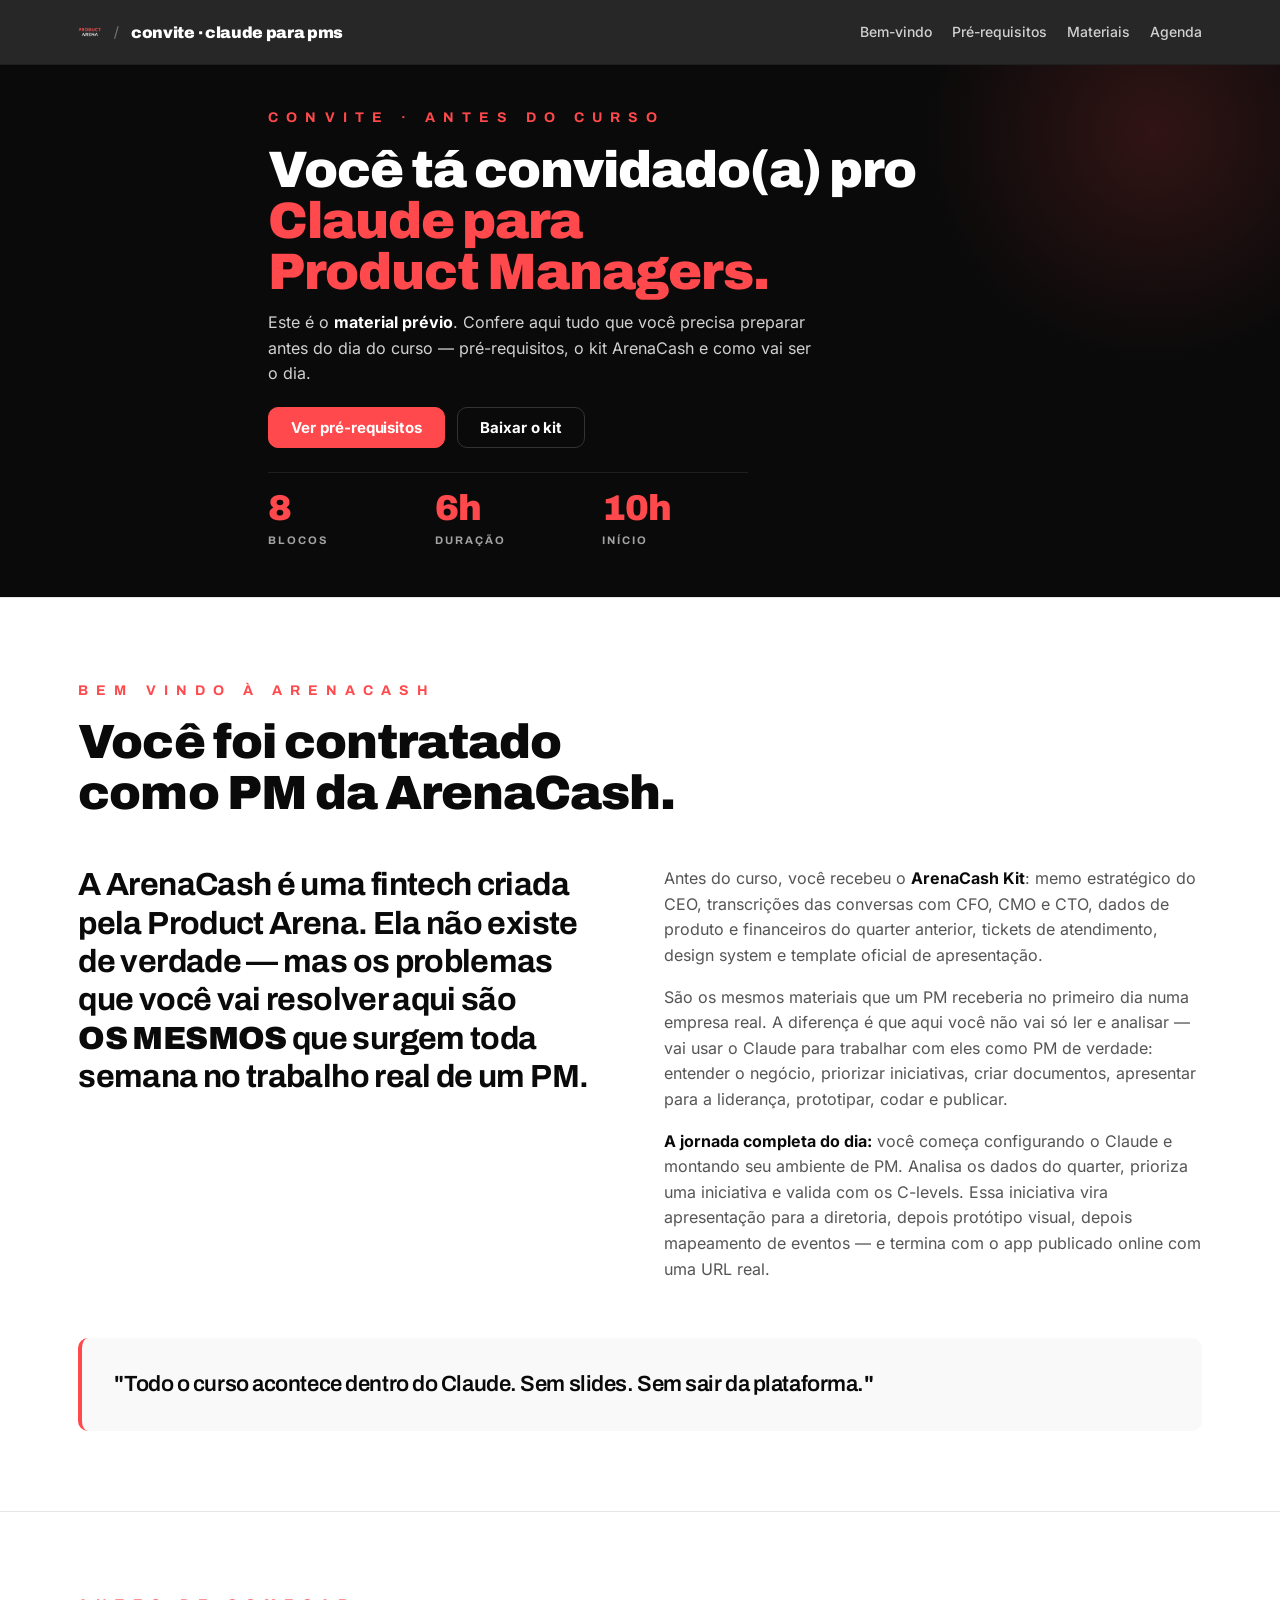
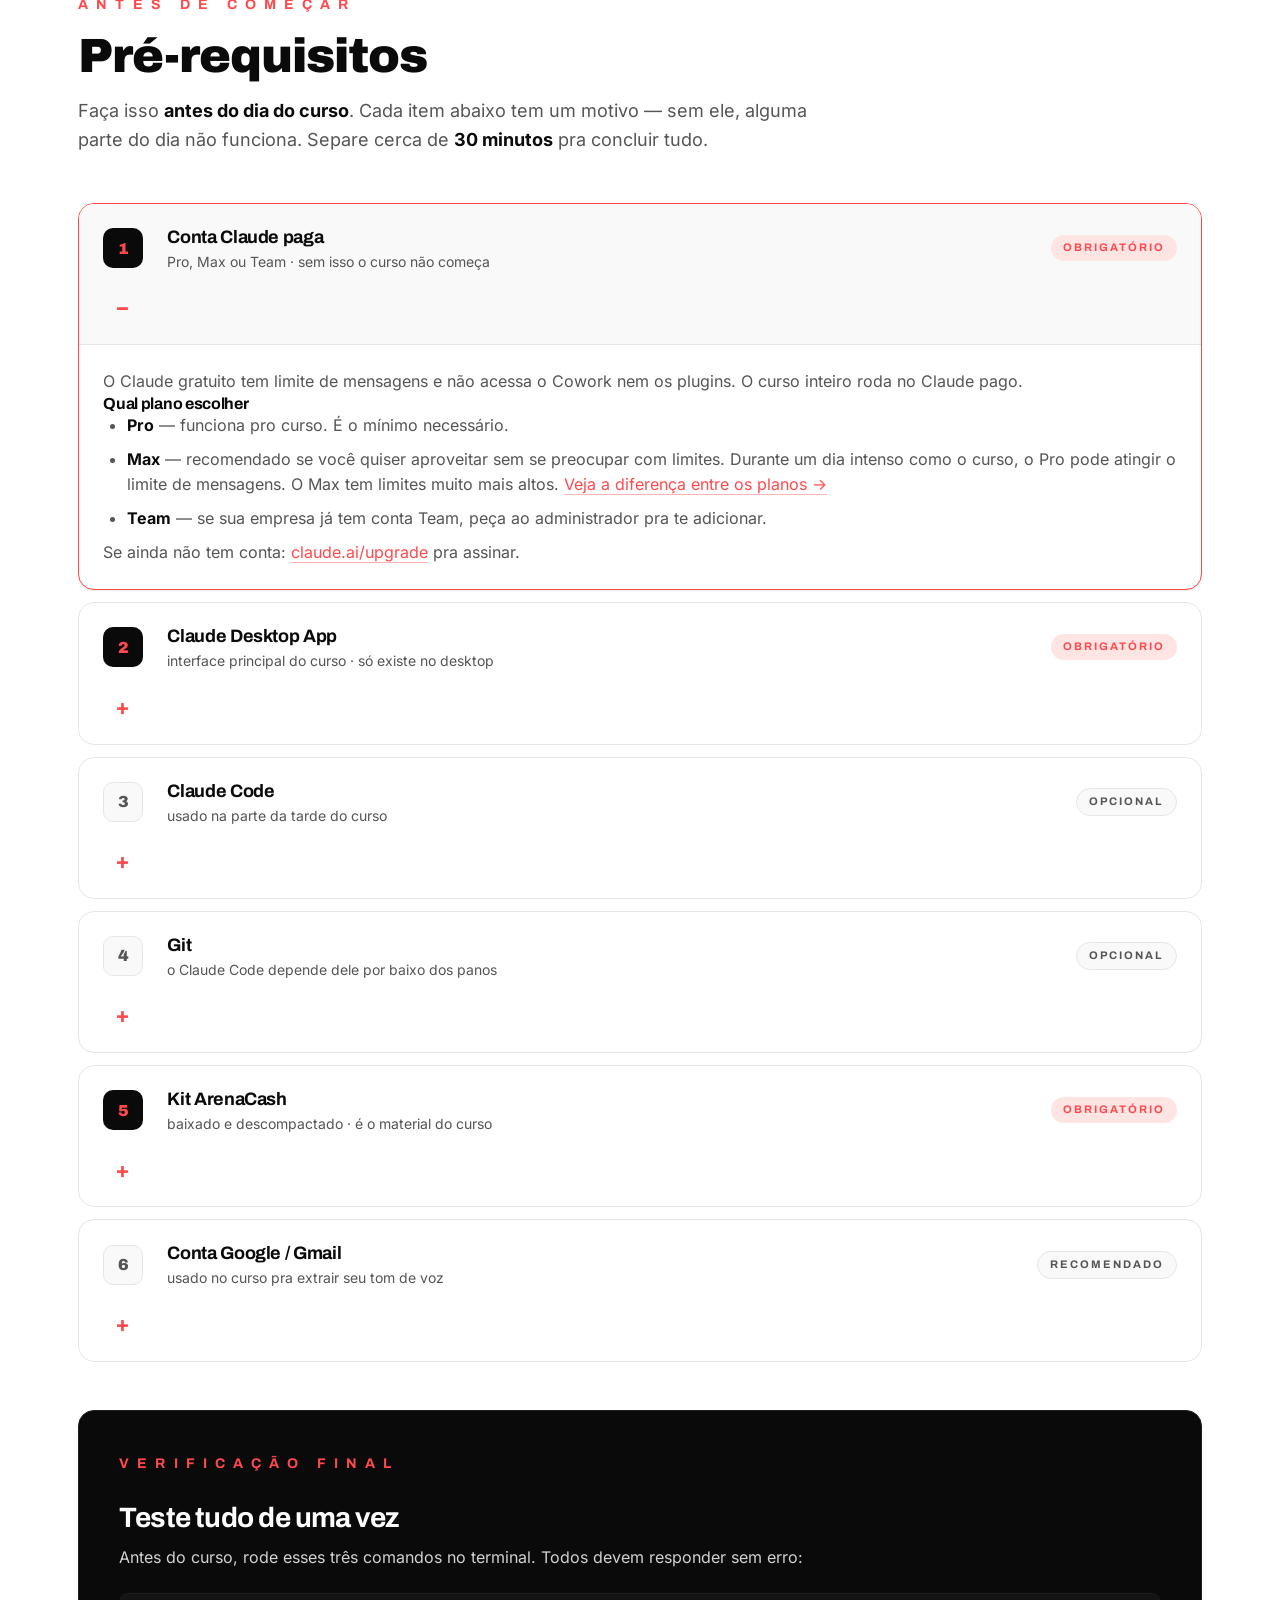
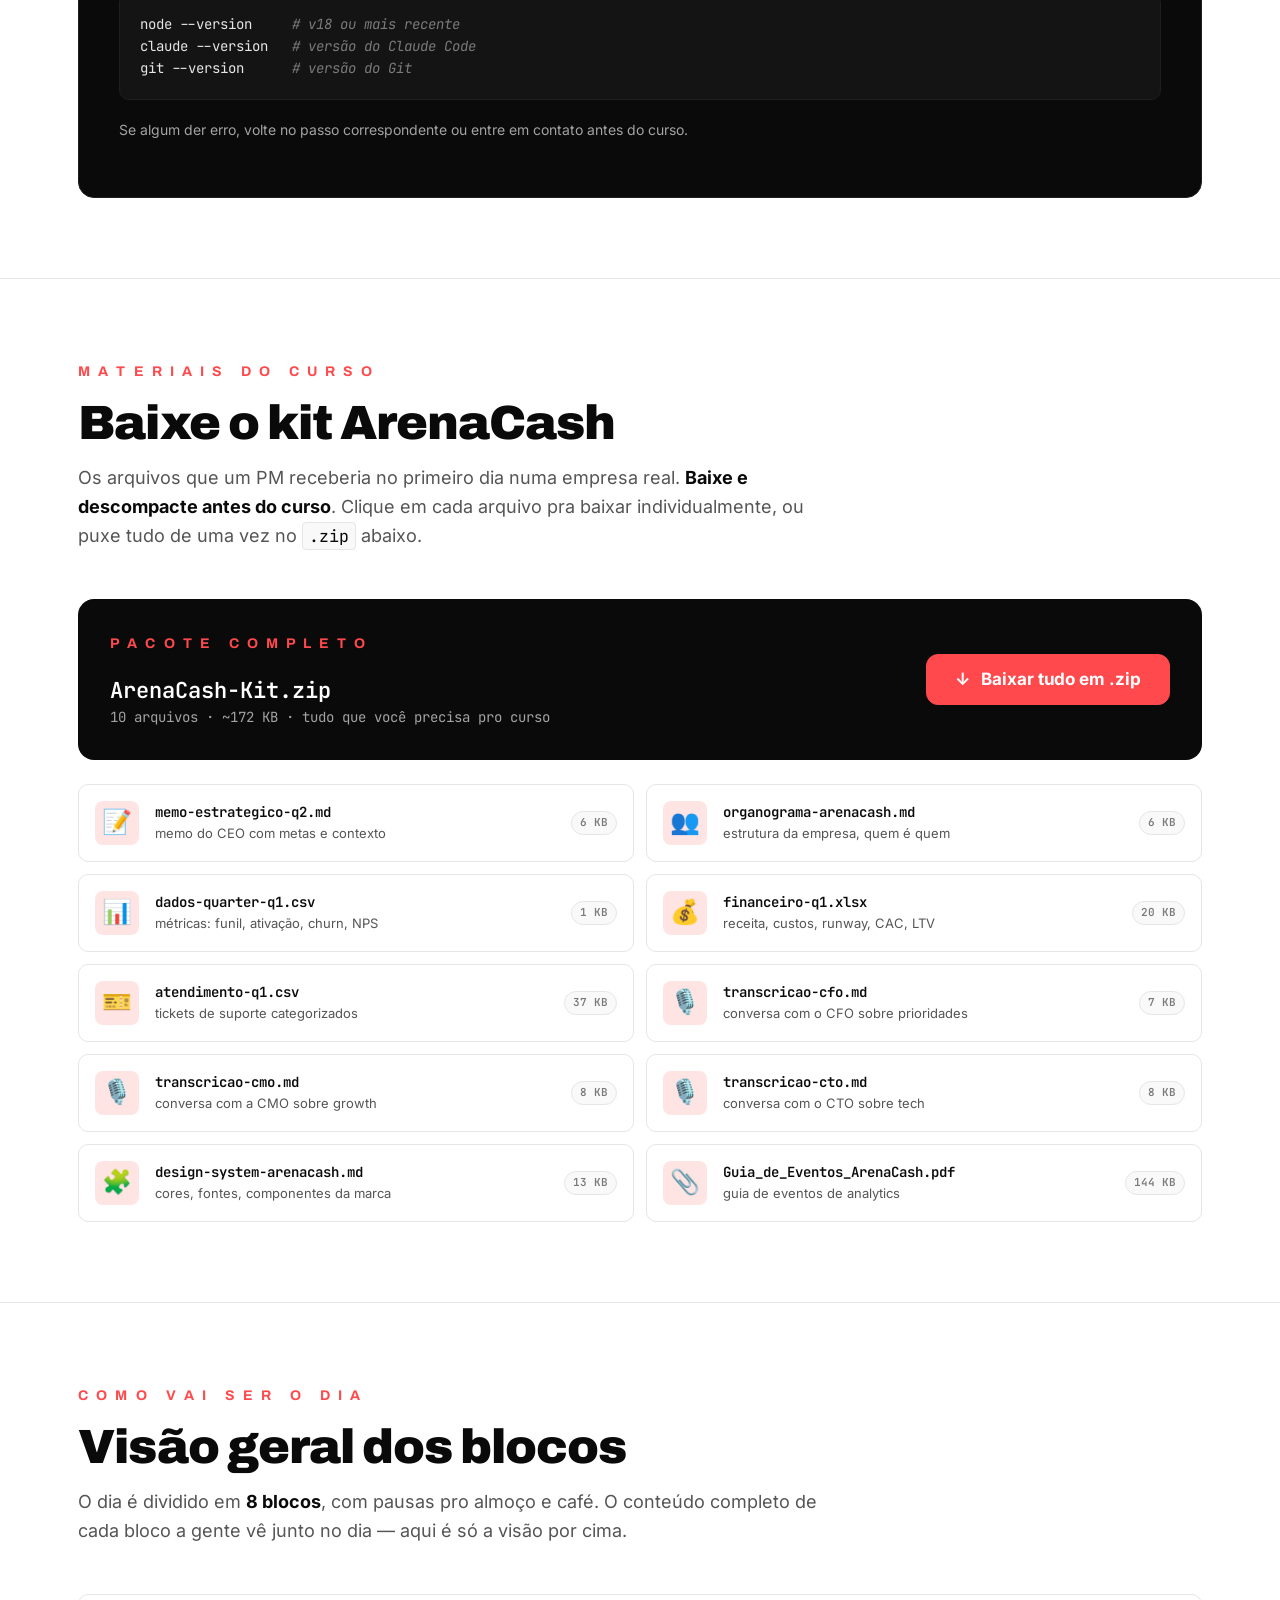
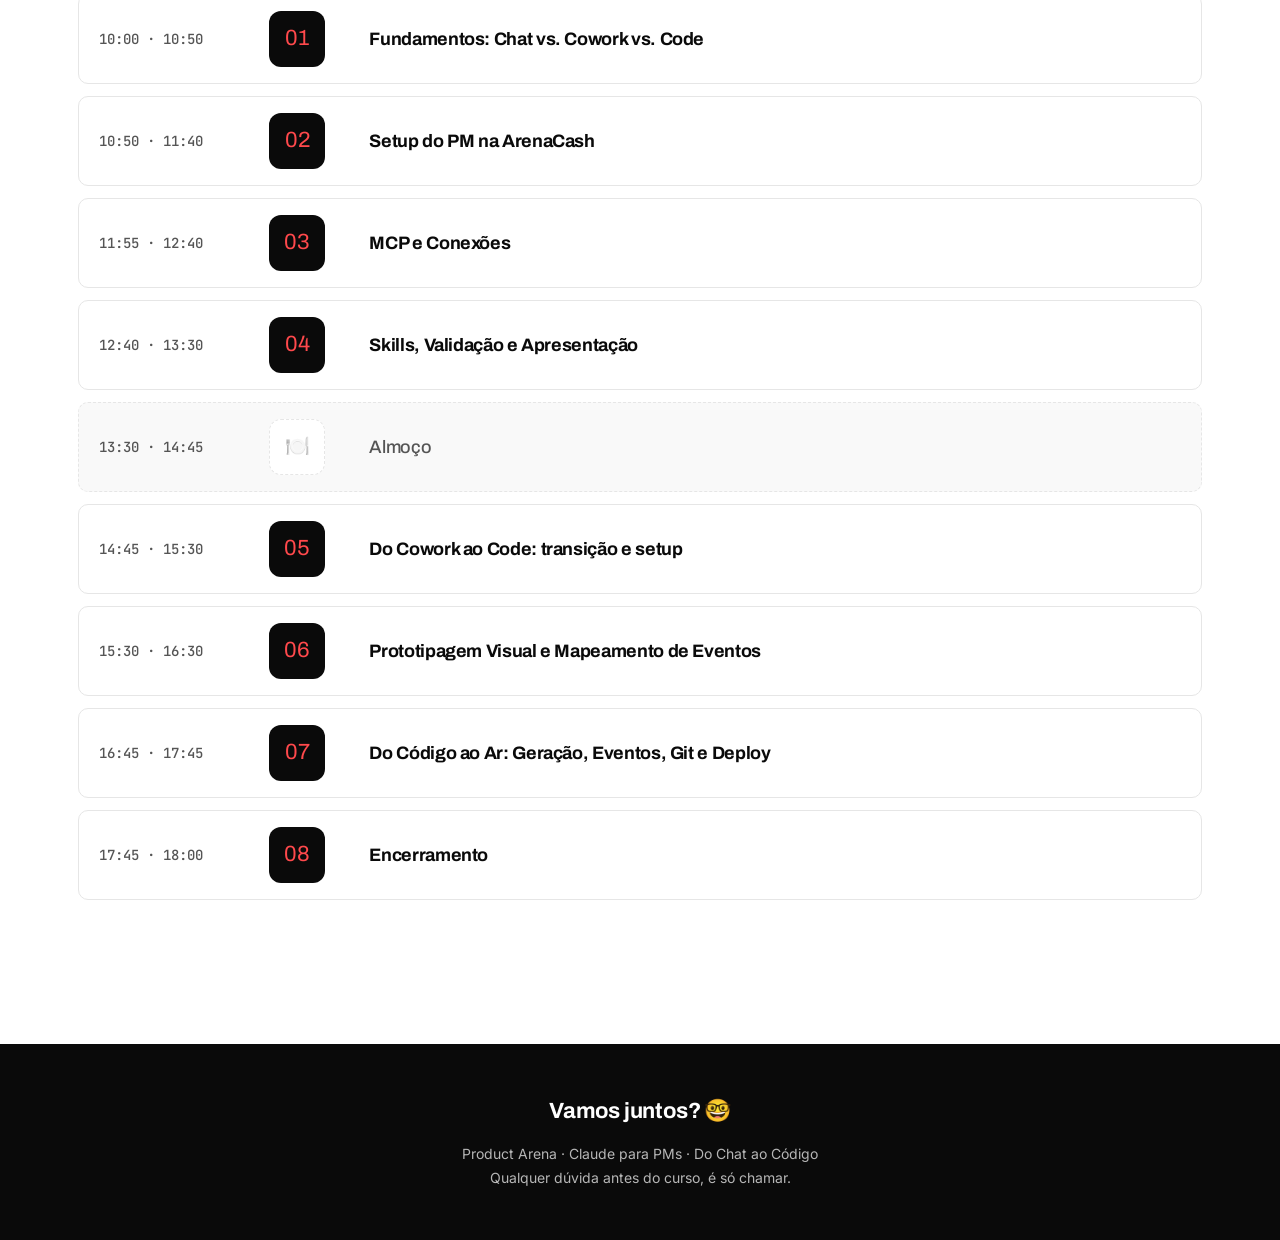
<file: convite.html>
<!DOCTYPE html>
<html lang="pt-BR">
<head>
  <meta charset="UTF-8" />
  <meta name="viewport" content="width=device-width, initial-scale=1.0" />
  <title>Convite · Claude para Product Managers — Product Arena</title>
  <meta name="description" content="Convite pro curso Claude para PMs da Product Arena. Prepare-se antes do dia." />
  <link rel="preconnect" href="https://fonts.googleapis.com" />
  <link rel="preconnect" href="https://fonts.gstatic.com" crossorigin />
  <link href="https://fonts.googleapis.com/css2?family=Archivo+Black&family=Inter:wght@400;500;600;700&family=JetBrains+Mono:wght@400;500;600&display=swap" rel="stylesheet" />
  <link rel="stylesheet" href="styles.css" />
  <style>
    /* Pequenos ajustes específicos do convite — sem mexer no styles.css */
    .convite-topbar { position: sticky; top: 0; z-index: 100; backdrop-filter: saturate(180%) blur(14px); -webkit-backdrop-filter: saturate(180%) blur(14px); background: rgba(10,10,10,0.88); border-bottom: 1px solid var(--pa-gray-800); color: var(--pa-white); }
    .convite-topbar .topbar-inner { max-width: var(--container); margin: 0 auto; padding: var(--s-4) var(--gutter); display: flex; align-items: center; justify-content: space-between; gap: var(--s-6); }
    .convite-nav { display: flex; gap: var(--s-5); }
    .convite-nav a { font-size: var(--text-sm); font-weight: 500; color: var(--pa-gray-300); border: 0; padding: 6px 0; position: relative; white-space: nowrap; transition: color var(--dur-fast) var(--ease-standard); }
    .convite-nav a:hover { color: var(--pa-white); }
    .convite-nav a::after { content: ""; position: absolute; left: 0; right: 0; bottom: -2px; height: 2px; background: var(--pa-red); transform: scaleX(0); transform-origin: left; transition: transform var(--dur-med) var(--ease-standard); }
    .convite-nav a:hover::after { transform: scaleX(1); }

    .agenda-preview { display: grid; grid-template-columns: 1fr; gap: var(--s-3); }
    .agenda-row { display: grid; grid-template-columns: 150px 80px 1fr; gap: var(--s-5); align-items: center; padding: var(--s-4) var(--s-5); background: var(--bg); border: 1px solid var(--border); border-radius: var(--radius-md); transition: border-color var(--dur-fast) var(--ease-standard); }
    .agenda-row:hover { border-color: var(--pa-red); }
    .agenda-row.break { background: var(--bg-muted); border-style: dashed; }
    .agenda-time { font-family: var(--font-mono); font-size: var(--text-sm); font-weight: 500; color: var(--fg-muted); white-space: nowrap; }
    .agenda-bloco-num { display: inline-flex; align-items: center; justify-content: center; width: 56px; height: 56px; background: var(--pa-black); color: var(--pa-red); font-family: var(--font-display); font-size: 22px; border-radius: 12px; }
    .agenda-row.break .agenda-bloco-num { background: var(--bg); color: var(--fg-muted); border: 1px dashed var(--border); font-size: 20px; }
    .agenda-tema { font-family: var(--font-display); font-weight: 700; font-size: var(--text-lg); color: var(--fg); letter-spacing: var(--tracking-tight); }
    .agenda-row.break .agenda-tema { color: var(--fg-muted); font-weight: 500; }

    @media (max-width: 720px) {
      .agenda-row { grid-template-columns: 120px 1fr; gap: var(--s-3); padding: var(--s-3); }
      .agenda-bloco-num { display: none; }
    }

    .convite-footer { background: var(--pa-black); color: rgba(255,255,255,0.7); padding: var(--s-12) var(--gutter); margin-top: var(--s-16); text-align: center; }
    .convite-footer p { font-size: var(--text-sm); margin: 4px 0; }
    .convite-footer .footer-cta { font-family: var(--font-display); font-weight: 700; font-size: var(--text-xl); color: var(--pa-white); letter-spacing: -0.01em; margin-bottom: var(--s-4); }
  </style>
</head>
<body>
  <header class="convite-topbar">
    <div class="topbar-inner">
      <div class="brand">
        <img src="assets/logo-pa.png" alt="Product Arena" onerror="this.style.display='none'" />
        <span class="brand-sep">/</span>
        <span class="brand-word-long">convite · claude para pms</span>
      </div>
      <nav class="convite-nav">
        <a href="#bem-vindo">Bem-vindo</a>
        <a href="#pre-requisitos">Pré-requisitos</a>
        <a href="#materiais">Materiais</a>
        <a href="#agenda">Agenda</a>
      </nav>
    </div>
  </header>

  <main>
    <!-- Banner topo -->
    <section class="hero hero--workbook">
      <div class="hero-inner">
        <div class="hero-content">
          <span class="pa-eyebrow pa-eyebrow--red">C O N V I T E &nbsp; · &nbsp; A N T E S &nbsp; D O &nbsp; C U R S O</span>
          <h1>Você tá convidado(a) pro <span class="accent">Claude para Product Managers.</span></h1>
          <p class="hero-sub">
            Este é o <strong>material prévio</strong>. Confere aqui tudo que você precisa preparar antes do dia do curso — pré-requisitos, o kit ArenaCash e como vai ser o dia.
          </p>
          <div class="hero-cta">
            <a class="btn btn--primary" href="#pre-requisitos">Ver pré-requisitos</a>
            <a class="btn btn--ghost" href="#materiais">Baixar o kit</a>
          </div>
          <div class="hero-stats-grid">
            <div class="hero-stat"><span class="num">8</span><span class="label">blocos</span></div>
            <div class="hero-stat"><span class="num">6h</span><span class="label">duração</span></div>
            <div class="hero-stat"><span class="num">10h</span><span class="label">início</span></div>
          </div>
        </div>
      </div>
    </section>

    <!-- Bem-vindo -->
    <section class="section" id="bem-vindo">
      <div class="container">
        <div class="section-head">
          <span class="pa-eyebrow pa-eyebrow--red">B E M &nbsp; V I N D O &nbsp; À &nbsp; A R E N A C A S H</span>
          <h2>Você foi contratado como PM da ArenaCash.</h2>
        </div>
        <div class="welcome-body">
          <div>
            <p class="lead">A ArenaCash é uma fintech criada pela Product Arena. Ela não existe de verdade — mas os problemas que você vai resolver aqui são <strong class="shout">os mesmos</strong> que surgem toda semana no trabalho real de um PM.</p>
          </div>
          <div>
            <p>Antes do curso, você recebeu o <strong>ArenaCash Kit</strong>: memo estratégico do CEO, transcrições das conversas com CFO, CMO e CTO, dados de produto e financeiros do quarter anterior, tickets de atendimento, design system e template oficial de apresentação.</p>
            <p>São os mesmos materiais que um PM receberia no primeiro dia numa empresa real. A diferença é que aqui você não vai só ler e analisar — vai usar o Claude para trabalhar com eles como PM de verdade: entender o negócio, priorizar iniciativas, criar documentos, apresentar para a liderança, prototipar, codar e publicar.</p>
            <p><strong>A jornada completa do dia:</strong> você começa configurando o Claude e montando seu ambiente de PM. Analisa os dados do quarter, prioriza uma iniciativa e valida com os C-levels. Essa iniciativa vira apresentação para a diretoria, depois protótipo visual, depois mapeamento de eventos — e termina com o app publicado online com uma URL real.</p>
          </div>
        </div>
        <div class="welcome-quote">
          "Todo o curso acontece dentro do Claude. Sem slides. Sem sair da plataforma."
        </div>
      </div>
    </section>

    <!-- Pré-requisitos -->
    <section class="section" id="pre-requisitos">
      <div class="container">
        <div class="section-head">
          <span class="pa-eyebrow pa-eyebrow--red">A N T E S &nbsp; D E &nbsp; C O M E Ç A R</span>
          <h2>Pré-requisitos</h2>
          <p>Faça isso <strong>antes do dia do curso</strong>. Cada item abaixo tem um motivo — sem ele, alguma parte do dia não funciona. Separe cerca de <strong>30 minutos</strong> pra concluir tudo.</p>
        </div>

        <div class="prereq-list">
          <!-- 1. Conta Claude paga -->
          <details class="setup-step" open>
            <summary>
              <span class="step-num">1</span>
              <div class="step-title">
                <strong>Conta Claude paga</strong>
                <span>Pro, Max ou Team · sem isso o curso não começa</span>
              </div>
              <span class="step-status required">Obrigatório</span>
            </summary>
            <div class="step-body">
              <p>O Claude gratuito tem limite de mensagens e não acessa o Cowork nem os plugins. O curso inteiro roda no Claude pago.</p>
              <h4>Qual plano escolher</h4>
              <ul>
                <li><strong>Pro</strong> — funciona pro curso. É o mínimo necessário.</li>
                <li><strong>Max</strong> — recomendado se você quiser aproveitar sem se preocupar com limites. Durante um dia intenso como o curso, o Pro pode atingir o limite de mensagens. O Max tem limites muito mais altos. <a href="https://claude.ai/upgrade" target="_blank" rel="noopener">Veja a diferença entre os planos →</a></li>
                <li><strong>Team</strong> — se sua empresa já tem conta Team, peça ao administrador pra te adicionar.</li>
              </ul>
              <p>Se ainda não tem conta: <a href="https://claude.ai/upgrade" target="_blank" rel="noopener">claude.ai/upgrade</a> pra assinar.</p>
            </div>
          </details>

          <!-- 2. Claude Desktop -->
          <details class="setup-step">
            <summary>
              <span class="step-num">2</span>
              <div class="step-title">
                <strong>Claude Desktop App</strong>
                <span>interface principal do curso · só existe no desktop</span>
              </div>
              <span class="step-status required">Obrigatório</span>
            </summary>
            <div class="step-body">
              <p>O Cowork — que usamos <strong>toda a manhã</strong> — só existe no Desktop. No navegador e no celular ele não aparece.</p>
              <ol>
                <li>Baixe o instalador em <a href="https://claude.ai/download" target="_blank" rel="noopener">claude.ai/download</a> (Mac ou Windows)</li>
                <li>Abra o arquivo baixado e siga a instalação normalmente</li>
                <li>Faça login com a mesma conta Claude paga do passo anterior</li>
                <li>Verifique que aparece a opção <strong>Cowork</strong> no menu lateral — se aparecer, tá tudo certo</li>
              </ol>
            </div>
          </details>

          <!-- 3. Claude Code -->
          <details class="setup-step optional">
            <summary>
              <span class="step-num">3</span>
              <div class="step-title">
                <strong>Claude Code</strong>
                <span>usado na parte da tarde do curso</span>
              </div>
              <span class="step-status optional">Opcional</span>
            </summary>
            <div class="step-body">
              <p>Claude Code é uma ferramenta que você instala no terminal e que permite criar protótipos, sites e scripts em conversa com o Claude. É a ferramenta da parte da tarde.</p>
              <p>Pra instalar, você vai precisar de duas coisas na ordem abaixo:</p>

              <div class="substep">
                <h4>3a · Node.js (versão 18 ou mais recente)</h4>
                <p>Node.js é o motor que roda o Claude Code. Você provavelmente já tem — verifique antes de instalar.</p>
                <ol>
                  <li>Abra o Terminal (Mac: <code>Cmd + Espaço</code> → "Terminal") ou PowerShell (Windows: tecla Windows → "PowerShell")</li>
                  <li>Digite <code>node --version</code> e pressione Enter</li>
                  <li>Se aparecer algo como <code>v20.x.x</code> ou <code>v22.x.x</code>, você já tem. Pule pro 3b.</li>
                  <li>Se não aparecer nada: <a href="https://nodejs.org/en/download" target="_blank" rel="noopener">nodejs.org/en/download</a> e baixe a versão <strong>LTS</strong> pro seu SO. Instalador padrão.</li>
                </ol>
              </div>

              <div class="substep">
                <h4>3b · Claude Code</h4>
                <p>Com o Node instalado, no mesmo terminal cole o comando abaixo e pressione Enter:</p>
                <pre class="code-block">npm install -g @anthropic-ai/claude-code</pre>
                <p>Aguarde (pode demorar 1-2 minutos). Depois verifique:</p>
                <pre class="code-block">claude --version</pre>
                <p>Se aparecer o número da versão, tá instalado. Documentação: <a href="https://docs.anthropic.com/pt/docs/claude-code/overview" target="_blank" rel="noopener">docs.anthropic.com/pt/docs/claude-code</a>.</p>
              </div>
            </div>
          </details>

          <!-- 4. Git -->
          <details class="setup-step optional">
            <summary>
              <span class="step-num">4</span>
              <div class="step-title">
                <strong>Git</strong>
                <span>o Claude Code depende dele por baixo dos panos</span>
              </div>
              <span class="step-status optional">Opcional</span>
            </summary>
            <div class="step-body">
              <p>Git é um sistema de controle de versão. O Claude Code usa por baixo dos panos pra gerenciar arquivos e mudanças — <strong>sem ele, o Code pode dar erro na inicialização</strong>.</p>
              <ul>
                <li><strong>Mac:</strong> Git já vem instalado na maioria dos casos. Verifique com <code>git --version</code> no Terminal. Se não tiver, o próprio Mac vai oferecer instalar automaticamente — aceite.</li>
                <li><strong>Windows:</strong> Verifique com <code>git --version</code> no PowerShell. Se não tiver, baixe em <a href="https://git-scm.com/download/win" target="_blank" rel="noopener">git-scm.com/download/win</a> (opções padrão, não precisa mexer em nada).</li>
              </ul>
            </div>
          </details>

          <!-- 5. Kit -->
          <details class="setup-step">
            <summary>
              <span class="step-num">5</span>
              <div class="step-title">
                <strong>Kit ArenaCash</strong>
                <span>baixado e descompactado · é o material do curso</span>
              </div>
              <span class="step-status required">Obrigatório</span>
            </summary>
            <div class="step-body">
              <p>O kit contém todos os documentos da empresa fictícia que vamos usar no dia: memo estratégico, organograma, dados de Q1, transcrições dos C-levels, design system e guia de eventos.</p>
              <p class="step-download-row"><a class="btn btn--primary btn--sm" href="ArenaCash-Kit.zip" download>↓ &nbsp; Baixar ArenaCash-Kit.zip</a> <span class="or-sep">ou</span> <a href="#materiais">ver arquivos individuais abaixo ↓</a></p>
              <p><strong>Depois de baixar:</strong></p>
              <ul>
                <li>Descompacte em algum lugar fácil de achar (ex: Desktop ou Documentos)</li>
                <li>Renomeie a pasta pra <code>ArenaCash-PM</code></li>
                <li>Verifique que consegue ver arquivos <code>.md</code>, <code>.csv</code>, <code>.xlsx</code> e <code>.pdf</code> dentro dela</li>
              </ul>
            </div>
          </details>

          <!-- 6. Gmail -->
          <details class="setup-step optional">
            <summary>
              <span class="step-num">6</span>
              <div class="step-title">
                <strong>Conta Google / Gmail</strong>
                <span>usado no curso pra extrair seu tom de voz</span>
              </div>
              <span class="step-status optional">Recomendado</span>
            </summary>
            <div class="step-body">
              <p>Vamos conectar o Gmail ao Cowork pra extrair o seu <strong>tom de voz de escrita</strong> a partir dos seus e-mails. Funciona com qualquer conta Google.</p>
              <ul>
                <li>Se você tem Gmail, não precisa fazer nada — só lembrar o login</li>
                <li>Se preferir não usar a conta pessoal, crie uma conta separada só pro curso em <a href="https://accounts.google.com" target="_blank" rel="noopener">accounts.google.com</a></li>
                <li>Se não quiser usar Gmail de jeito nenhum, tudo bem — o instrutor mostra um caminho alternativo pra criar o tom de voz manualmente</li>
              </ul>
            </div>
          </details>
        </div>

        <!-- Verificação final -->
        <div class="verify-block">
          <div class="verify-head">
            <span class="pa-eyebrow pa-eyebrow--red">V E R I F I C A Ç Ã O &nbsp; F I N A L</span>
            <h3>Teste tudo de uma vez</h3>
            <p>Antes do curso, rode esses três comandos no terminal. Todos devem responder sem erro:</p>
          </div>
<pre class="code-block verify-code">node --version     <span class="code-comment"># v18 ou mais recente</span>
claude --version   <span class="code-comment"># versão do Claude Code</span>
git --version      <span class="code-comment"># versão do Git</span></pre>
          <p class="verify-foot">Se algum der erro, volte no passo correspondente ou entre em contato antes do curso.</p>
        </div>
      </div>
    </section>

    <!-- Materiais do curso (Kit) -->
    <section class="section" id="materiais">
      <div class="container">
        <div class="section-head">
          <span class="pa-eyebrow pa-eyebrow--red">M A T E R I A I S &nbsp; D O &nbsp; C U R S O</span>
          <h2>Baixe o kit ArenaCash</h2>
          <p>Os arquivos que um PM receberia no primeiro dia numa empresa real. <strong>Baixe e descompacte antes do curso</strong>. Clique em cada arquivo pra baixar individualmente, ou puxe tudo de uma vez no <code>.zip</code> abaixo.</p>
        </div>

        <div class="kit-bulk">
          <div class="kit-bulk-info">
            <span class="pa-eyebrow pa-eyebrow--red">P A C O T E &nbsp; C O M P L E T O</span>
            <h3>ArenaCash-Kit.zip</h3>
            <p>10 arquivos · ~172 KB · tudo que você precisa pro curso</p>
          </div>
          <a class="btn btn--primary btn--lg" href="ArenaCash-Kit.zip" download>
            ↓ &nbsp; Baixar tudo em .zip
          </a>
        </div>

        <div class="kit-grid">
          <a class="kit-item" href="kit/memo-estrategico-q2.md" download>
            <span class="kit-icon">📝</span>
            <div><strong>memo-estrategico-q2.md</strong><span>memo do CEO com metas e contexto</span></div>
            <span class="kit-size">6 KB</span>
          </a>
          <a class="kit-item" href="kit/organograma-arenacash.md" download>
            <span class="kit-icon">👥</span>
            <div><strong>organograma-arenacash.md</strong><span>estrutura da empresa, quem é quem</span></div>
            <span class="kit-size">6 KB</span>
          </a>
          <a class="kit-item" href="kit/dados-quarter-q1.csv" download>
            <span class="kit-icon">📊</span>
            <div><strong>dados-quarter-q1.csv</strong><span>métricas: funil, ativação, churn, NPS</span></div>
            <span class="kit-size">1 KB</span>
          </a>
          <a class="kit-item" href="kit/financeiro-q1.xlsx" download>
            <span class="kit-icon">💰</span>
            <div><strong>financeiro-q1.xlsx</strong><span>receita, custos, runway, CAC, LTV</span></div>
            <span class="kit-size">20 KB</span>
          </a>
          <a class="kit-item" href="kit/atendimento-q1.csv" download>
            <span class="kit-icon">🎫</span>
            <div><strong>atendimento-q1.csv</strong><span>tickets de suporte categorizados</span></div>
            <span class="kit-size">37 KB</span>
          </a>
          <a class="kit-item" href="kit/transcricao-cfo.md" download>
            <span class="kit-icon">🎙️</span>
            <div><strong>transcricao-cfo.md</strong><span>conversa com o CFO sobre prioridades</span></div>
            <span class="kit-size">7 KB</span>
          </a>
          <a class="kit-item" href="kit/transcricao-cmo.md" download>
            <span class="kit-icon">🎙️</span>
            <div><strong>transcricao-cmo.md</strong><span>conversa com a CMO sobre growth</span></div>
            <span class="kit-size">8 KB</span>
          </a>
          <a class="kit-item" href="kit/transcricao-cto.md" download>
            <span class="kit-icon">🎙️</span>
            <div><strong>transcricao-cto.md</strong><span>conversa com o CTO sobre tech</span></div>
            <span class="kit-size">8 KB</span>
          </a>
          <a class="kit-item" href="kit/design-system-arenacash.md" download>
            <span class="kit-icon">🧩</span>
            <div><strong>design-system-arenacash.md</strong><span>cores, fontes, componentes da marca</span></div>
            <span class="kit-size">13 KB</span>
          </a>
          <a class="kit-item" href="kit/Guia_de_Eventos_ArenaCash.pdf" download>
            <span class="kit-icon">📎</span>
            <div><strong>Guia_de_Eventos_ArenaCash.pdf</strong><span>guia de eventos de analytics</span></div>
            <span class="kit-size">144 KB</span>
          </a>
        </div>
      </div>
    </section>

    <!-- Visão geral do dia — apenas tópicos -->
    <section class="section" id="agenda">
      <div class="container">
        <div class="section-head">
          <span class="pa-eyebrow pa-eyebrow--red">C O M O &nbsp; V A I &nbsp; S E R &nbsp; O &nbsp; D I A</span>
          <h2>Visão geral dos blocos</h2>
          <p>O dia é dividido em <strong>8 blocos</strong>, com pausas pro almoço e café. O conteúdo completo de cada bloco a gente vê junto no dia — aqui é só a visão por cima.</p>
        </div>

        <div class="agenda-preview">
          <div class="agenda-row">
            <div class="agenda-time">10:00 · 10:50</div>
            <div class="agenda-bloco-num">01</div>
            <div class="agenda-tema">Fundamentos: Chat vs. Cowork vs. Code</div>
          </div>
          <div class="agenda-row">
            <div class="agenda-time">10:50 · 11:40</div>
            <div class="agenda-bloco-num">02</div>
            <div class="agenda-tema">Setup do PM na ArenaCash</div>
          </div>
          <div class="agenda-row">
            <div class="agenda-time">11:55 · 12:40</div>
            <div class="agenda-bloco-num">03</div>
            <div class="agenda-tema">MCP e Conexões</div>
          </div>
          <div class="agenda-row">
            <div class="agenda-time">12:40 · 13:30</div>
            <div class="agenda-bloco-num">04</div>
            <div class="agenda-tema">Skills, Validação e Apresentação</div>
          </div>
          <div class="agenda-row break">
            <div class="agenda-time">13:30 · 14:45</div>
            <div class="agenda-bloco-num">🍽️</div>
            <div class="agenda-tema">Almoço</div>
          </div>
          <div class="agenda-row">
            <div class="agenda-time">14:45 · 15:30</div>
            <div class="agenda-bloco-num">05</div>
            <div class="agenda-tema">Do Cowork ao Code: transição e setup</div>
          </div>
          <div class="agenda-row">
            <div class="agenda-time">15:30 · 16:30</div>
            <div class="agenda-bloco-num">06</div>
            <div class="agenda-tema">Prototipagem Visual e Mapeamento de Eventos</div>
          </div>
          <div class="agenda-row">
            <div class="agenda-time">16:45 · 17:45</div>
            <div class="agenda-bloco-num">07</div>
            <div class="agenda-tema">Do Código ao Ar: Geração, Eventos, Git e Deploy</div>
          </div>
          <div class="agenda-row">
            <div class="agenda-time">17:45 · 18:00</div>
            <div class="agenda-bloco-num">08</div>
            <div class="agenda-tema">Encerramento</div>
          </div>
        </div>
      </div>
    </section>
  </main>

  <footer class="convite-footer">
    <p class="footer-cta">Vamos juntos? 🤓</p>
    <p>Product Arena · Claude para PMs · Do Chat ao Código</p>
    <p>Qualquer dúvida antes do curso, é só chamar.</p>
  </footer>
</body>
</html>
</file>
<file: styles.css>
/* =========================================================
   Claude para PMs — Do Chat ao Código
   Design tokens: Product Arena Design System
   ========================================================= */

@font-face {
  font-family: 'Archivo';
  font-style: normal;
  font-weight: 100 900;
  font-display: swap;
  src: url('./fonts/Archivo-Variable.woff2') format('woff2-variations');
}
@font-face {
  font-family: 'Inter';
  font-style: normal;
  font-weight: 100 900;
  font-display: swap;
  src: url('./fonts/Inter-Variable.woff2') format('woff2-variations');
}
@font-face {
  font-family: 'JetBrains Mono';
  font-style: normal;
  font-weight: 100 800;
  font-display: swap;
  src: url('./fonts/JetBrainsMono-Variable.woff2') format('woff2-variations');
}

:root {
  /* Brand core */
  --pa-red: #FF494C;
  --pa-red-hover: #E63B3E;
  --pa-red-press: #C8282B;
  --pa-red-tint: #FFE4E4;
  --pa-red-soft: #FFB3B4;

  --pa-black: #0A0A0A;
  --pa-white: #FFFFFF;

  /* Accents */
  --pa-pink: #FF4D8B;
  --pa-lime: #C6F04A;
  --pa-yellow: #FFD233;

  /* Neutrals */
  --pa-gray-950: #0A0A0A;
  --pa-gray-900: #141414;
  --pa-gray-800: #1F1F1F;
  --pa-gray-700: #333333;
  --pa-gray-600: #555555;
  --pa-gray-500: #7A7A7A;
  --pa-gray-400: #A3A3A3;
  --pa-gray-300: #D1D1D1;
  --pa-gray-200: #E6E6E6;
  --pa-gray-100: #F2F2F2;
  --pa-gray-50:  #F9F9F9;

  /* Semantic */
  --bg: var(--pa-white);
  --bg-muted: var(--pa-gray-50);
  --bg-raised: var(--pa-white);
  --bg-invert: var(--pa-black);
  --fg: var(--pa-black);
  --fg-muted: var(--pa-gray-600);
  --fg-subtle: var(--pa-gray-500);
  --fg-invert: var(--pa-white);
  --border: var(--pa-gray-200);
  --border-strong: var(--pa-gray-300);
  --border-invert: var(--pa-gray-800);

  /* Type */
  --font-display: 'Archivo', 'Helvetica Neue', system-ui, sans-serif;
  --font-sans: 'Inter', system-ui, -apple-system, sans-serif;
  --font-mono: 'JetBrains Mono', 'SF Mono', Menlo, Consolas, monospace;

  --text-xs: 12px; --text-sm: 14px; --text-md: 16px; --text-lg: 18px;
  --text-xl: 22px; --text-2xl: 28px; --text-3xl: 36px;
  --text-4xl: 48px; --text-5xl: 64px; --text-6xl: 80px; --text-7xl: 104px;

  --leading-tight: 1.05;
  --leading-snug: 1.15;
  --leading-normal: 1.45;
  --leading-relaxed: 1.6;

  --tracking-tight: -0.02em;
  --tracking-caps: 0.18em;

  /* Spacing */
  --s-1: 4px; --s-2: 8px; --s-3: 12px; --s-4: 16px; --s-5: 20px;
  --s-6: 24px; --s-8: 32px; --s-10: 40px; --s-12: 48px; --s-16: 64px;
  --s-20: 80px; --s-24: 96px; --s-32: 128px;

  /* Radius */
  --radius-sm: 6px; --radius-md: 10px; --radius-lg: 16px; --radius-xl: 24px;
  --radius-pill: 999px;

  /* Shadow */
  --shadow-sm: 0 1px 2px rgba(10,10,10,.06), 0 1px 0 rgba(10,10,10,.03);
  --shadow-md: 0 4px 12px rgba(10,10,10,.08);
  --shadow-lg: 0 12px 32px rgba(10,10,10,.12);
  --shadow-pop: 0 8px 24px rgba(255,73,76,0.25);

  /* Motion */
  --ease-standard: cubic-bezier(0.2, 0.6, 0.2, 1);
  --dur-fast: 120ms; --dur-med: 220ms;

  --container: 1200px;
  --gutter: clamp(16px, 3vw, 40px);
}

/* =========================================================
   Reset
   ========================================================= */
*, *::before, *::after { box-sizing: border-box; }
html { -webkit-text-size-adjust: 100%; scroll-behavior: smooth; scroll-padding-top: 96px; }
body {
  margin: 0;
  background: var(--bg);
  color: var(--fg);
  font-family: var(--font-sans);
  font-size: var(--text-md);
  line-height: var(--leading-normal);
  -webkit-font-smoothing: antialiased;
  text-rendering: optimizeLegibility;
}
img { display: block; max-width: 100%; height: auto; }
button { font-family: inherit; cursor: pointer; border: 0; background: none; }
a { color: var(--pa-red); text-decoration: none; border-bottom: 1px solid transparent; transition: border-color var(--dur-fast) var(--ease-standard); }
a:hover { border-bottom-color: currentColor; }
::selection { background: var(--pa-red); color: var(--pa-white); }

/* =========================================================
   Type
   ========================================================= */
h1, h2, h3, h4 { font-family: var(--font-display); margin: 0 0 var(--s-4); letter-spacing: var(--tracking-tight); text-wrap: balance; }
h1 { font-weight: 900; font-size: clamp(44px, 7vw, var(--text-7xl)); line-height: var(--leading-tight); }
h2 { font-weight: 900; font-size: clamp(28px, 4vw, var(--text-4xl)); line-height: var(--leading-tight); }
h3 { font-weight: 700; font-size: var(--text-2xl); line-height: var(--leading-snug); }
h4 { font-weight: 700; font-size: var(--text-xl); line-height: var(--leading-snug); }
p { margin: 0 0 var(--s-4); text-wrap: pretty; }
code, kbd, pre { font-family: var(--font-mono); font-size: 0.92em; }
code { background: var(--bg-muted); padding: 2px 6px; border-radius: 4px; border: 1px solid var(--border); color: var(--fg); }
pre code { background: transparent; padding: 0; border: 0; }
strong, b { font-weight: 700; color: var(--fg); }
em { font-style: italic; color: var(--fg-muted); }

/* Product Arena signature typographic treatments */
.pa-eyebrow {
  font-family: var(--font-display);
  font-size: var(--text-sm);
  font-weight: 700;
  letter-spacing: var(--tracking-caps);
  text-transform: uppercase;
  color: var(--fg-muted);
  display: inline-block;
  margin: 0 0 var(--s-4);
}
.pa-eyebrow--red { color: var(--pa-red); }
.pa-eyebrow--white { color: var(--pa-white); }

.pa-stat {
  font-family: var(--font-display);
  font-weight: 900;
  font-size: clamp(80px, 12vw, 200px);
  line-height: 0.88;
  letter-spacing: -0.04em;
  color: var(--pa-red);
  display: block;
}

.pa-quote {
  font-family: var(--font-display);
  font-weight: 600;
  font-size: clamp(22px, 2.5vw, 32px);
  line-height: 1.2;
  letter-spacing: var(--tracking-tight);
  text-wrap: balance;
}

.shout { font-weight: 900; text-transform: uppercase; }

/* =========================================================
   Layout helpers
   ========================================================= */
.container { max-width: var(--container); margin: 0 auto; padding: 0 var(--gutter); }
.section { padding: var(--s-20) 0; border-top: 1px solid var(--border); }
.section--dark { background: var(--pa-black); color: var(--pa-white); border-top: 0; }
.section--dark h1, .section--dark h2, .section--dark h3, .section--dark h4 { color: var(--pa-white); }
.section--dark .pa-eyebrow { color: var(--pa-gray-400); }
.section--dark p { color: var(--pa-gray-300); }
.section--dark strong { color: var(--pa-white); }
.section--dark a { color: var(--pa-red); }
.section--dark code { background: var(--pa-gray-900); border-color: var(--pa-gray-800); color: var(--pa-white); }
.section-head { margin-bottom: var(--s-12); max-width: 760px; }
.section-head p { font-size: var(--text-lg); line-height: var(--leading-relaxed); color: var(--fg-muted); }

/* =========================================================
   Topbar
   ========================================================= */
.topbar {
  position: sticky;
  top: 0;
  z-index: 100;
  background: rgba(10,10,10,0.92);
  backdrop-filter: saturate(180%) blur(14px);
  -webkit-backdrop-filter: saturate(180%) blur(14px);
  border-bottom: 1px solid var(--pa-gray-800);
  color: var(--pa-white);
}
.topbar-inner {
  max-width: var(--container);
  margin: 0 auto;
  padding: var(--s-4) var(--gutter);
  display: flex;
  align-items: center;
  justify-content: space-between;
  gap: var(--s-6);
}
.brand {
  display: inline-flex;
  align-items: center;
  gap: var(--s-3);
  font-family: var(--font-display);
  font-weight: 900;
  font-size: var(--text-md);
  color: var(--pa-white);
  border: 0;
  letter-spacing: var(--tracking-tight);
  white-space: nowrap;
  flex-shrink: 0;
}
.brand img { height: 24px; width: auto; }
.brand-sep { color: var(--pa-gray-500); font-weight: 400; }
.brand-word-long { white-space: nowrap; }
.top-nav { display: flex; gap: var(--s-5); flex-shrink: 0; }
.top-nav a {
  font-size: var(--text-sm);
  font-weight: 500;
  color: var(--pa-gray-300);
  border: 0;
  padding: 6px 0;
  position: relative;
  transition: color var(--dur-fast) var(--ease-standard);
  white-space: nowrap;
}
.top-nav a:hover { color: var(--pa-white); }
.top-nav a::after {
  content: "";
  position: absolute; left: 0; right: 0; bottom: -2px;
  height: 2px; background: var(--pa-red);
  transform: scaleX(0); transform-origin: left;
  transition: transform var(--dur-med) var(--ease-standard);
}
.top-nav a:hover::after { transform: scaleX(1); }

/* Buttons */
.btn {
  display: inline-flex; align-items: center; justify-content: center;
  gap: var(--s-2);
  font-family: var(--font-sans);
  font-weight: 700;
  font-size: 15px;
  letter-spacing: -0.005em;
  padding: 12px 22px;
  border-radius: var(--radius-md);
  border: 1.5px solid transparent;
  transition: all 180ms var(--ease-standard);
  line-height: 1;
  white-space: nowrap;
  text-decoration: none;
}
.btn--primary { background: var(--pa-red); color: var(--pa-white); border-color: var(--pa-red); }
.btn--primary:hover { background: var(--pa-red-hover); border-color: var(--pa-red-hover); box-shadow: var(--shadow-pop); border-bottom: 1.5px solid var(--pa-red-hover); }
.btn--primary:active { background: var(--pa-red-press); transform: translateY(1px); }
.btn--ghost { background: transparent; color: var(--pa-white); border-color: var(--pa-gray-700); }
.btn--ghost:hover { background: var(--pa-white); color: var(--pa-black); border-color: var(--pa-white); border-bottom: 1.5px solid var(--pa-white); }
.btn--ghost-light { background: transparent; color: var(--pa-black); border-color: var(--pa-black); }
.btn--ghost-light:hover { background: var(--pa-black); color: var(--pa-white); border-bottom: 1.5px solid var(--pa-black); }
.btn--lg { padding: 16px 28px; font-size: 17px; border-radius: 12px; }
.btn--sm { padding: 9px 16px; font-size: 13px; border-radius: 8px; }

/* =========================================================
   Hero
   ========================================================= */
.hero {
  background: var(--pa-black);
  color: var(--pa-white);
  padding: var(--s-10) 0 var(--s-12);
  position: relative;
  overflow: hidden;
}
.hero::before {
  content: "";
  position: absolute; top: -40%; right: -12%;
  width: 560px; height: 560px;
  background: radial-gradient(circle, rgba(255,73,76,0.16), transparent 58%);
  border-radius: 50%;
  pointer-events: none;
}
.hero-inner {
  max-width: var(--container);
  margin: 0 auto;
  padding: 0 var(--gutter);
  display: grid;
  grid-template-columns: minmax(0, 1.35fr) minmax(0, 1fr);
  gap: var(--s-10);
  align-items: center;
  position: relative;
  z-index: 1;
}
.hero--workbook .hero-inner { grid-template-columns: 1fr; max-width: 820px; }
.hero--workbook .hero-content { width: 100%; }
.hero h1 {
  font-size: clamp(32px, 4vw, 52px);
  line-height: 1.0;
  font-weight: 900;
  color: var(--pa-white);
  margin-bottom: var(--s-3);
}
.hero h1 .accent { color: var(--pa-red); display: block; }
.hero-sub {
  font-size: var(--text-md);
  color: var(--pa-gray-300);
  max-width: 560px;
  margin-bottom: var(--s-5);
  line-height: var(--leading-relaxed);
}
.hero strong { color: var(--pa-white); font-weight: 700; }
.hero .shout { color: var(--pa-white); }
.hero-cta { display: flex; gap: var(--s-3); flex-wrap: wrap; margin-bottom: var(--s-6); }

.hero-stats-grid {
  display: grid;
  grid-template-columns: repeat(3, 1fr);
  gap: var(--s-5);
  padding-top: var(--s-5);
  border-top: 1px solid var(--pa-gray-800);
  max-width: 480px;
}
.hero-stat .num {
  font-family: var(--font-display);
  font-weight: 900;
  font-size: clamp(26px, 2.8vw, 36px);
  line-height: 0.9;
  letter-spacing: -0.03em;
  color: var(--pa-red);
  display: block;
}
.hero-stat .label {
  font-family: var(--font-display);
  font-size: 11px;
  font-weight: 700;
  letter-spacing: var(--tracking-caps);
  text-transform: uppercase;
  color: var(--pa-gray-400);
  margin-top: var(--s-2);
  display: block;
}

/* Stat hero — mega red number stacked over description */
.stat-hero {
  display: flex;
  flex-direction: column;
  gap: var(--s-5);
  padding: var(--s-8);
  background: var(--pa-gray-900);
  border-radius: var(--radius-lg);
  border: 1px solid var(--pa-gray-800);
}
.stat-hero .stat-num {
  font-family: var(--font-display);
  font-weight: 900;
  font-size: clamp(72px, 9vw, 128px);
  line-height: 0.85;
  letter-spacing: -0.04em;
  color: var(--pa-red);
}
.stat-hero .stat-desc {
  color: var(--pa-gray-200);
  font-size: var(--text-md);
  line-height: var(--leading-relaxed);
}
.stat-hero .stat-desc strong { color: var(--pa-white); }

/* =========================================================
   Welcome / storytelling
   ========================================================= */
.welcome-body {
  display: grid;
  grid-template-columns: 1fr 1fr;
  gap: var(--s-12);
  align-items: start;
}
.welcome-body .lead {
  font-family: var(--font-display);
  font-weight: 700;
  font-size: clamp(24px, 2.5vw, 32px);
  line-height: 1.2;
  letter-spacing: var(--tracking-tight);
  color: var(--fg);
  text-wrap: balance;
}
.welcome-body p { font-size: var(--text-md); line-height: var(--leading-relaxed); color: var(--fg-muted); }
.welcome-body p + p { margin-top: var(--s-4); }
.welcome-body p strong { color: var(--fg); }
.welcome-quote {
  margin-top: var(--s-10);
  padding: var(--s-8);
  background: var(--bg-muted);
  border-left: 4px solid var(--pa-red);
  border-radius: var(--radius-md);
  font-family: var(--font-display);
  font-weight: 600;
  font-size: var(--text-xl);
  line-height: 1.3;
  color: var(--fg);
  letter-spacing: var(--tracking-tight);
}

/* =========================================================
   Agenda
   ========================================================= */
.agenda {
  display: grid;
  gap: var(--s-2);
}
.agenda-item {
  display: grid;
  grid-template-columns: 140px 1fr auto;
  gap: var(--s-6);
  padding: var(--s-5) var(--s-6);
  background: var(--bg);
  border: 1px solid var(--border);
  border-radius: var(--radius-md);
  transition: all var(--dur-fast) var(--ease-standard);
  align-items: center;
  cursor: pointer;
}
.agenda-item:not(.break):not(.ghost):hover {
  border-color: var(--pa-red);
  transform: translateX(4px);
}
.agenda-time {
  font-family: var(--font-mono);
  font-size: 13px;
  color: var(--fg-subtle);
  font-weight: 500;
}
.agenda-body strong {
  display: block;
  font-family: var(--font-display);
  font-weight: 700;
  font-size: var(--text-md);
  color: var(--fg);
  letter-spacing: var(--tracking-tight);
}
.agenda-body span {
  display: block;
  font-size: var(--text-sm);
  color: var(--fg-muted);
  margin-top: 2px;
}
.agenda-tag {
  font-family: var(--font-display);
  font-size: 11px;
  font-weight: 700;
  text-transform: uppercase;
  letter-spacing: var(--tracking-caps);
  color: var(--pa-red);
  background: var(--pa-red-tint);
  padding: 4px 10px;
  border-radius: var(--radius-pill);
}
.agenda-item.break { background: transparent; border: 1px dashed var(--border); cursor: default; }
.agenda-item.break .agenda-tag { background: var(--bg-muted); color: var(--fg-subtle); }
.agenda-item.ghost { cursor: default; }
.agenda-item.ghost .agenda-tag { background: var(--bg-muted); color: var(--fg-muted); }

/* =========================================================
   Blocks section (sidebar + content)
   ========================================================= */
.section-split {
  display: grid;
  grid-template-columns: 260px 1fr;
  gap: var(--s-12);
  align-items: start;
}
.side-nav {
  position: sticky;
  top: 96px;
  padding: var(--s-6);
  background: var(--pa-black);
  color: var(--pa-white);
  border-radius: var(--radius-lg);
}
.side-label {
  font-family: var(--font-display);
  font-size: var(--text-xs);
  font-weight: 700;
  letter-spacing: var(--tracking-caps);
  text-transform: uppercase;
  color: var(--pa-gray-400);
  margin: 0 0 var(--s-5);
}
.side-list { list-style: none; padding: 0; margin: 0; }
.side-list li { margin-bottom: 2px; }
.side-list a {
  display: flex;
  align-items: center;
  gap: var(--s-3);
  padding: 10px 12px;
  border-radius: 8px;
  font-size: var(--text-sm);
  font-weight: 500;
  color: var(--pa-gray-300);
  border: 0;
  transition: all var(--dur-fast) var(--ease-standard);
}
.side-list a:hover { background: var(--pa-gray-900); color: var(--pa-white); }
.side-list a.active {
  background: var(--pa-red);
  color: var(--pa-white);
}
.side-list a.active .num { color: var(--pa-white); }
.side-list .num {
  font-family: var(--font-mono);
  font-size: 11px;
  font-weight: 700;
  color: var(--pa-red);
  width: 24px;
  text-align: center;
}

.blocks { display: flex; flex-direction: column; gap: var(--s-12); min-width: 0; }

/* =========================================================
   Block card
   ========================================================= */
.block {
  background: var(--bg);
  border: 1px solid var(--border);
  border-radius: var(--radius-xl);
  padding: var(--s-10);
  scroll-margin-top: 104px;
}
.block.sub-block {
  background: var(--pa-black);
  color: var(--pa-white);
  border: 0;
}
.block.sub-block h2, .block.sub-block h3, .block.sub-block h4 { color: var(--pa-white); }
.block.sub-block p { color: var(--pa-gray-300); }
.block.sub-block strong { color: var(--pa-white); }
.block.sub-block .block-obj { background: var(--pa-gray-900); color: var(--pa-gray-200); border-color: var(--pa-gray-800); }
.block.sub-block .block-quote { color: var(--pa-red); border-left-color: var(--pa-red); }
.block.sub-block .principle { background: var(--pa-gray-900); border-color: var(--pa-gray-800); }
.block.sub-block .principle h4 { color: var(--pa-white); }
.block.sub-block .principle p { color: var(--pa-gray-300); }

/* Cards claros / callouts dentro de um sub-block (fundo preto) precisam
   voltar aos tons do tema claro, senão o texto fica invisível. */
.block.sub-block .concept-card:not(.highlight) { color: var(--fg); }
.block.sub-block .concept-card:not(.highlight) h4,
.block.sub-block .concept-card:not(.highlight) strong,
.block.sub-block .concept-card:not(.highlight) li strong { color: var(--fg); }
.block.sub-block .concept-card:not(.highlight) p,
.block.sub-block .concept-card:not(.highlight) ul li,
.block.sub-block .concept-card:not(.highlight) ol li,
.block.sub-block .concept-card:not(.highlight) .warn-list li { color: var(--fg-muted); }
.block.sub-block .concept-card:not(.highlight) code {
  background: var(--bg-muted);
  border-color: var(--border);
  color: var(--pa-red);
}

.block.sub-block .callout {
  background: var(--bg);
  border-color: var(--border);
  color: var(--fg);
}
.block.sub-block .callout .matrix { color: var(--fg); }
.block.sub-block .callout .matrix th {
  background: var(--pa-black);
  color: var(--pa-white);
  border-bottom-color: var(--border);
}
.block.sub-block .callout .matrix td { color: var(--fg); border-bottom-color: var(--border); }
.block.sub-block .callout .matrix td strong { color: var(--fg); }
.block.sub-block .callout .matrix td code { color: var(--pa-red); background: var(--bg-muted); border-color: var(--border); }
.block.sub-block .callout .matrix td.y { color: #1FA05B; font-weight: 600; }
.block.sub-block .callout .matrix td.n { color: var(--pa-red); font-weight: 600; }
.block.sub-block .callout .callout-note { color: var(--fg-muted); }
.block.sub-block .callout .callout-note strong { color: var(--fg); }
.block.sub-block .callout .callout-note em { color: var(--fg-muted); }

/* journey-summary dentro de sub-block (faixa vermelha) */
.block.sub-block .journey-summary {
  background: var(--pa-red);
  color: var(--pa-white) !important;
  font-weight: 700;
}
.block.sub-block .journey-summary strong { color: var(--pa-white); }

.block-head { margin-bottom: var(--s-8); padding-bottom: var(--s-6); border-bottom: 1px solid var(--border); }
.block.sub-block .block-head { border-bottom-color: var(--pa-gray-800); }
.block-pill {
  display: inline-block;
  font-family: var(--font-mono);
  font-size: 11px;
  font-weight: 700;
  color: var(--pa-red);
  background: var(--pa-red-tint);
  padding: 6px 12px;
  border-radius: var(--radius-pill);
  margin-bottom: var(--s-4);
  letter-spacing: var(--tracking-caps);
  text-transform: uppercase;
}
.block-pill.gray { color: var(--fg-muted); background: var(--bg-muted); }
.block.sub-block .block-pill { background: rgba(255,73,76,0.15); }

.block-head h2 {
  font-size: clamp(28px, 3.2vw, var(--text-3xl));
  line-height: 1.05;
  letter-spacing: var(--tracking-tight);
  margin-bottom: var(--s-4);
}
.block-quote {
  border-left: 3px solid var(--pa-red);
  padding-left: var(--s-4);
  color: var(--fg-muted);
  font-family: var(--font-display);
  font-weight: 600;
  font-size: var(--text-lg);
  line-height: 1.3;
  letter-spacing: var(--tracking-tight);
  margin-bottom: var(--s-5);
}
.block-obj {
  font-size: var(--text-md);
  color: var(--fg-muted);
  background: var(--bg-muted);
  padding: var(--s-4) var(--s-5);
  border-radius: var(--radius-md);
  border: 1px solid var(--border);
  line-height: var(--leading-relaxed);
}
.block-obj strong { color: var(--fg); }

/* =========================================================
   Concepts
   ========================================================= */
.concept { margin-bottom: var(--s-10); }
.concept h3 {
  font-size: var(--text-xl);
  display: flex;
  align-items: baseline;
  gap: var(--s-4);
  margin-bottom: var(--s-5);
}
.mins {
  font-family: var(--font-mono);
  font-size: 11px;
  font-weight: 600;
  color: var(--fg-muted);
  background: var(--bg-muted);
  padding: 3px 8px;
  border-radius: 4px;
  letter-spacing: 0;
  text-transform: none;
  border: 1px solid var(--border);
}
.block.sub-block .mins { background: var(--pa-gray-900); border-color: var(--pa-gray-800); color: var(--pa-gray-400); }
.mins-sm { margin-left: 8px; font-family: var(--font-mono); font-size: 11px; color: var(--fg-subtle); font-weight: 500; }

.grid-2 { display: grid; grid-template-columns: repeat(2, 1fr); gap: var(--s-4); }
.grid-3 { display: grid; grid-template-columns: repeat(3, 1fr); gap: var(--s-4); }

.concept-card {
  padding: var(--s-6);
  background: var(--bg);
  border: 1px solid var(--border);
  border-radius: var(--radius-lg);
  transition: border-color var(--dur-med) var(--ease-standard);
}
.concept-card:hover { border-color: var(--pa-red); }
.concept-card h4 {
  font-size: var(--text-lg);
  font-weight: 700;
  margin-bottom: var(--s-3);
  letter-spacing: var(--tracking-tight);
}
.concept-card p {
  font-size: var(--text-sm);
  color: var(--fg-muted);
  line-height: 1.55;
  margin: 0;
}
.concept-card.highlight { background: var(--pa-black); border-color: var(--pa-black); color: var(--pa-white); }
.concept-card.highlight h4 { color: var(--pa-white); }
.concept-card.highlight p { color: var(--pa-gray-300); }
.analogy {
  display: block;
  margin-top: var(--s-4);
  padding-top: var(--s-4);
  border-top: 1px dashed var(--border);
  font-size: var(--text-sm) !important;
  color: var(--pa-red) !important;
  font-family: var(--font-mono);
  font-weight: 500;
}
.concept-card.highlight .analogy { border-top-color: var(--pa-gray-800); }

.callout {
  margin-top: var(--s-6);
  padding: var(--s-6);
  background: var(--bg-muted);
  border: 1px solid var(--border);
  border-left: 3px solid var(--pa-red);
  border-radius: var(--radius-md);
}
.callout h4 { font-size: var(--text-md); margin-bottom: var(--s-4); font-weight: 700; }
.callout-note { font-size: var(--text-sm); color: var(--fg-muted); margin: var(--s-4) 0 0; }

/* Tables */
.matrix { width: 100%; border-collapse: collapse; font-size: var(--text-sm); }
.matrix th, .matrix td {
  padding: 10px 12px;
  text-align: left;
  border-bottom: 1px solid var(--border);
}
.matrix th {
  font-family: var(--font-display);
  font-weight: 700;
  font-size: 12px;
  color: var(--fg);
  text-transform: uppercase;
  letter-spacing: var(--tracking-caps);
  background: var(--bg);
}
.matrix .y { color: #1FA05B; font-weight: 600; }
.matrix .n { color: var(--pa-red); font-weight: 600; }

/* Principles */
.principle {
  padding: var(--s-6);
  background: var(--bg);
  border: 1px solid var(--border);
  border-radius: var(--radius-md);
  position: relative;
  padding-left: calc(var(--s-6) + 44px);
}
.principle .p-num {
  position: absolute;
  left: var(--s-6);
  top: var(--s-6);
  width: 32px; height: 32px;
  display: inline-flex;
  align-items: center; justify-content: center;
  background: var(--pa-red);
  color: var(--pa-white);
  border-radius: 50%;
  font-family: var(--font-display);
  font-weight: 900;
  font-size: var(--text-sm);
}
.principle h4 { font-size: var(--text-md); margin-bottom: 4px; letter-spacing: var(--tracking-tight); }
.principle p { font-size: var(--text-sm); color: var(--fg-muted); margin: 0; }

/* Trees and pre */
.tree, pre.flow, .code-block {
  margin: var(--s-4) 0 0;
  padding: var(--s-4);
  background: var(--pa-black);
  color: var(--pa-gray-200);
  border-radius: var(--radius-md);
  font-family: var(--font-mono);
  font-size: 13px;
  line-height: 1.55;
  overflow-x: auto;
  white-space: pre;
  border: 0;
}
pre.flow { background: var(--bg-muted); color: var(--fg); border: 1px solid var(--border); }

.two-col { display: grid; grid-template-columns: repeat(2, 1fr); gap: var(--s-4); margin-top: var(--s-5); }
.pill-card { padding: var(--s-4); border-radius: var(--radius-md); border: 1px solid var(--border); }
.pill-card h4 { font-size: var(--text-sm); margin-bottom: 6px; text-transform: uppercase; letter-spacing: var(--tracking-caps); }
.pill-card p { font-size: var(--text-sm); color: var(--fg-muted); margin: 0; }
.pill-card.green { background: #EFFAEF; border-color: #BFE5C1; }
.pill-card.green h4 { color: #1FA05B; }
.pill-card.red { background: var(--pa-red-tint); border-color: var(--pa-red-soft); }
.pill-card.red h4 { color: var(--pa-red); }

/* =========================================================
   Exercises
   ========================================================= */
.exercises h3 {
  font-size: var(--text-xl);
  margin-bottom: var(--s-5);
  letter-spacing: var(--tracking-tight);
}
.exercise {
  background: var(--bg);
  border: 1px solid var(--border);
  border-radius: var(--radius-md);
  margin-bottom: var(--s-3);
  overflow: hidden;
  transition: border-color var(--dur-med) var(--ease-standard);
}
.exercise:hover { border-color: var(--pa-red); }
.exercise[open] { border-color: var(--pa-red); }
.exercise summary {
  list-style: none;
  cursor: pointer;
  padding: var(--s-4) var(--s-5);
  display: grid;
  grid-template-columns: 52px 1fr auto;
  gap: var(--s-4);
  align-items: center;
  user-select: none;
  transition: background var(--dur-fast) var(--ease-standard);
}
.exercise summary::-webkit-details-marker { display: none; }
.exercise summary:hover { background: var(--bg-muted); }
.exercise[open] summary { background: var(--bg-muted); border-bottom: 1px solid var(--border); }
.ex-num {
  display: inline-flex;
  align-items: center; justify-content: center;
  width: 44px; height: 44px;
  background: var(--pa-black);
  color: var(--pa-red);
  font-family: var(--font-display);
  font-weight: 900;
  font-size: var(--text-sm);
  border-radius: 10px;
  letter-spacing: 0;
}
.ex-title {
  font-family: var(--font-display);
  font-weight: 700;
  font-size: var(--text-md);
  color: var(--fg);
  letter-spacing: var(--tracking-tight);
}
.ex-time {
  font-family: var(--font-mono);
  font-size: 11px;
  font-weight: 600;
  color: var(--fg-muted);
  background: var(--bg-muted);
  padding: 4px 10px;
  border-radius: var(--radius-pill);
  border: 1px solid var(--border);
}
.exercise[open] summary::after {
  content: "−";
  font-size: 22px; color: var(--pa-red); font-weight: 700; margin-left: 8px;
}
.exercise:not([open]) summary::after {
  content: "+";
  font-size: 22px; color: var(--pa-red); font-weight: 700; margin-left: 8px;
}
.ex-body { padding: var(--s-6); }
.ex-body > * + * { margin-top: var(--s-4); }
.ex-body ol, .ex-body ul { padding-left: var(--s-6); margin: 0; }
.ex-body li { margin-bottom: var(--s-2); line-height: 1.6; }
.ex-body li strong { color: var(--fg); font-weight: 700; }
.ex-body p { font-size: var(--text-md); color: var(--fg-muted); line-height: 1.65; margin: 0; }

/* Passos detalhados dentro de um exercício */
.ex-intro {
  font-family: var(--font-display);
  font-weight: 600;
  font-size: var(--text-lg) !important;
  line-height: 1.4 !important;
  color: var(--fg) !important;
  letter-spacing: var(--tracking-tight);
  padding: var(--s-5);
  background: var(--bg-muted);
  border-radius: var(--radius-md);
  border-left: 3px solid var(--pa-red);
  margin-bottom: var(--s-6) !important;
}
.ex-intro strong { color: var(--pa-red); }

.step-block {
  border: 1px solid var(--border);
  border-radius: var(--radius-lg);
  overflow: hidden;
  background: var(--bg);
  transition: border-color var(--dur-med) var(--ease-standard);
}
.step-block:hover { border-color: var(--border-strong); }
.step-block + .step-block { margin-top: var(--s-4); }

.step-block-head {
  display: flex;
  align-items: center;
  gap: var(--s-4);
  padding: var(--s-4) var(--s-5);
  background: var(--pa-black);
  color: var(--pa-white);
  border-bottom: 3px solid var(--pa-red);
}
.step-block-num {
  font-family: var(--font-display);
  font-weight: 900;
  font-size: var(--text-sm);
  color: var(--pa-red);
  background: rgba(255,73,76,0.15);
  padding: 4px 12px;
  border-radius: var(--radius-pill);
  letter-spacing: var(--tracking-caps);
  text-transform: uppercase;
  white-space: nowrap;
}
.step-block-time {
  font-family: var(--font-mono);
  font-size: 11px;
  font-weight: 500;
  color: var(--pa-gray-400);
  padding: 3px 10px;
  border-radius: var(--radius-pill);
  border: 1px solid var(--pa-gray-800);
  white-space: nowrap;
}
.step-block-title {
  font-family: var(--font-display);
  font-weight: 700;
  font-size: var(--text-md) !important;
  color: var(--pa-white) !important;
  margin: 0 !important;
  letter-spacing: var(--tracking-tight);
  flex: 1;
}

.step-block-body { padding: var(--s-5); }
.step-block-body > * + * { margin-top: var(--s-4); }
.step-block-body p { font-size: var(--text-md); color: var(--fg-muted); line-height: var(--leading-relaxed); }
.step-block-body p strong { color: var(--fg); }
.step-block-body ol { counter-reset: stepcount; list-style: none; padding-left: 0; }
.step-block-body ol li {
  counter-increment: stepcount;
  padding: var(--s-2) 0 var(--s-2) var(--s-10);
  position: relative;
  font-size: var(--text-md);
  color: var(--fg-muted);
  line-height: var(--leading-relaxed);
}
.step-block-body ol li::before {
  content: counter(stepcount);
  position: absolute;
  left: 0; top: var(--s-2);
  width: 28px; height: 28px;
  display: inline-flex;
  align-items: center; justify-content: center;
  background: var(--pa-red-tint);
  color: var(--pa-red);
  border-radius: 50%;
  font-family: var(--font-display);
  font-weight: 900;
  font-size: 13px;
}
.step-block-body ul { padding-left: var(--s-5); }

.step-block-body .pill-card { background: var(--bg); }
.step-block-body .tree { margin-top: 0; }
.step-block-body .prompt-box + p { margin-top: var(--s-4); }

/* Fechamento do exercício — destaque final */
.ex-closing {
  margin-top: var(--s-6) !important;
  padding: var(--s-5) var(--s-6);
  background: var(--pa-black);
  color: var(--pa-white);
  border-radius: var(--radius-md);
  border-left: 3px solid var(--pa-red);
}
.ex-closing .pa-eyebrow { color: var(--pa-red); margin-bottom: var(--s-3); }
.ex-closing p {
  color: var(--pa-gray-200) !important;
  font-family: var(--font-display);
  font-weight: 500;
  font-size: var(--text-md) !important;
  line-height: 1.5 !important;
  margin: 0 !important;
}
.ex-closing p strong { color: var(--pa-white); font-weight: 700; }

/* Seção de tokens mesclada no Bloco 1 */
.tokens-section {
  margin-top: var(--s-10) !important;
  padding-top: var(--s-10);
  border-top: 2px dashed var(--border);
}
.tokens-section .block-quote { margin-bottom: var(--s-4); font-size: var(--text-md); }
.tokens-section p { font-size: var(--text-md); color: var(--fg-muted); }
.tokens-section p strong { color: var(--pa-red); }

/* Sub-títulos dentro de concept */
.concept-sub {
  font-family: var(--font-display);
  font-weight: 700;
  font-size: var(--text-lg);
  color: var(--fg);
  margin: var(--s-6) 0 var(--s-3) !important;
  letter-spacing: var(--tracking-tight);
  padding-left: var(--s-4);
  border-left: 3px solid var(--pa-red);
}
.concept-sub:first-of-type { margin-top: 0 !important; }
.concept > p { font-size: var(--text-md); color: var(--fg-muted); line-height: var(--leading-relaxed); }
.concept > p strong { color: var(--fg); }
.concept > p.tip strong:not(.shout) { color: var(--fg); }

/* Ecossistema — 5 conceitos em linhas */
.eco-list {
  display: grid;
  gap: var(--s-2);
  margin: var(--s-4) 0;
}
.eco-item {
  display: grid;
  grid-template-columns: 110px 1fr;
  gap: var(--s-4);
  padding: var(--s-4);
  background: var(--bg-muted);
  border: 1px solid var(--border);
  border-radius: var(--radius-md);
  align-items: start;
}
.eco-tag {
  font-family: var(--font-display);
  font-size: 12px;
  font-weight: 700;
  text-transform: uppercase;
  letter-spacing: var(--tracking-caps);
  color: var(--pa-red);
  background: var(--pa-red-tint);
  padding: 5px 12px;
  border-radius: var(--radius-pill);
  text-align: center;
  white-space: nowrap;
}
.eco-item p {
  font-size: var(--text-sm);
  color: var(--fg-muted);
  line-height: var(--leading-relaxed);
  margin: 0;
}
.eco-item p strong { color: var(--fg); }

/* Sub-entregável (linha secundária na intro) */
.ex-subentrega {
  font-size: var(--text-sm) !important;
  color: var(--fg-muted) !important;
  padding: var(--s-3) var(--s-4);
  background: var(--pa-red-tint);
  border-radius: var(--radius-sm);
  margin-top: var(--s-3) !important;
  border-left: 3px solid var(--pa-red);
}
.ex-subentrega strong { color: var(--pa-red); }

/* Caminhos A/B (Gmail vs manual) */
.path-block {
  border: 1px solid var(--border);
  border-radius: var(--radius-md);
  padding: var(--s-5);
  background: var(--bg);
  margin-top: var(--s-4);
}
.path-block.path-a { border-left: 3px solid var(--pa-red); }
.path-block.path-b { border-left: 3px solid var(--fg-subtle); background: var(--bg-muted); }
.path-head { margin-bottom: var(--s-3); }
.path-tag {
  display: inline-block;
  font-family: var(--font-mono);
  font-size: 10px;
  font-weight: 700;
  color: var(--pa-red);
  text-transform: uppercase;
  letter-spacing: var(--tracking-caps);
  background: var(--pa-red-tint);
  padding: 3px 10px;
  border-radius: var(--radius-pill);
  margin-bottom: var(--s-2);
}
.path-tag.gray { color: var(--fg-muted); background: var(--bg-muted); border: 1px solid var(--border); }
.path-head h4 {
  font-family: var(--font-display);
  font-weight: 700;
  font-size: var(--text-md);
  margin: 0 !important;
  letter-spacing: var(--tracking-tight);
}
.path-block p { font-size: var(--text-md); color: var(--fg-muted); line-height: var(--leading-relaxed); }
.path-block p strong { color: var(--fg); }
.path-block ol, .path-block ul { padding-left: var(--s-5); }
.path-block .prompt-box + p { margin-top: var(--s-3); }

/* =========================================================
   Tracking — checkbox em cada passo + barra por exercício
   ========================================================= */

/* Custom checkbox na step-block-head */
.step-check {
  display: inline-flex;
  align-items: center; justify-content: center;
  width: 28px; height: 28px;
  cursor: pointer;
  flex-shrink: 0;
  position: relative;
}
.step-check input[type="checkbox"] {
  position: absolute;
  opacity: 0;
  width: 100%; height: 100%;
  cursor: pointer;
  margin: 0;
}
.step-check-tick {
  width: 22px; height: 22px;
  border: 2px solid var(--pa-gray-600);
  border-radius: 6px;
  background: transparent;
  display: inline-flex;
  align-items: center; justify-content: center;
  transition: all var(--dur-fast) var(--ease-standard);
  position: relative;
}
.step-check-tick::after {
  content: "";
  width: 10px; height: 6px;
  border-left: 2.5px solid var(--pa-white);
  border-bottom: 2.5px solid var(--pa-white);
  transform: rotate(-45deg) translate(1px, -1px);
  opacity: 0;
  transition: opacity var(--dur-fast) var(--ease-standard);
}
.step-check:hover .step-check-tick { border-color: var(--pa-red); }
.step-check input:checked + .step-check-tick {
  background: var(--pa-red);
  border-color: var(--pa-red);
}
.step-check input:checked + .step-check-tick::after { opacity: 1; }
.step-check input:focus-visible + .step-check-tick {
  outline: 2px solid var(--pa-red);
  outline-offset: 2px;
}

/* Step concluído: fade sutil + barra lateral verde */
.step-block.step-done {
  opacity: 0.75;
}
.step-block.step-done .step-block-head {
  background: #0a2517;
  border-bottom-color: #1FA05B;
}
.step-block.step-done .step-block-num {
  background: rgba(31,160,91,0.15);
  color: #38c77a;
}
.step-block.step-done .step-check-tick {
  background: #1FA05B;
  border-color: #1FA05B;
}

/* Barra de progresso na summary do exercício */
.ex-progress {
  display: inline-flex;
  align-items: center;
  gap: var(--s-3);
  margin-right: var(--s-3);
}
.progress-bar {
  width: 80px;
  height: 6px;
  background: var(--pa-gray-200);
  border-radius: var(--radius-pill);
  overflow: hidden;
  display: block;
}
.progress-fill {
  display: block;
  height: 100%;
  background: var(--pa-red);
  width: 0;
  border-radius: var(--radius-pill);
  transition: width var(--dur-med) var(--ease-standard);
}
.progress-text {
  font-family: var(--font-mono);
  font-size: 11px;
  font-weight: 600;
  color: var(--fg-subtle);
  min-width: 32px;
  text-align: right;
}
.exercise.ex-complete .progress-fill { background: #1FA05B; }
.exercise.ex-complete .progress-text { color: #1FA05B; }
.exercise.ex-complete .ex-num {
  background: #1FA05B;
  color: var(--pa-white);
  position: relative;
}
.exercise.ex-complete .ex-num::after {
  content: "✓";
  position: absolute;
  top: -4px; right: -4px;
  width: 16px; height: 16px;
  background: #1FA05B;
  color: var(--pa-white);
  border-radius: 50%;
  font-size: 10px;
  font-weight: 700;
  display: flex;
  align-items: center; justify-content: center;
  border: 2px solid var(--bg);
}
.exercise.ex-complete summary { background: #f0faf3 !important; }

/* Ajuste na grid do summary pra caber a barra de progresso */
.exercise summary {
  grid-template-columns: 52px 1fr auto auto;
}

/* Barra global de progresso no topbar */
#day-progress {
  display: inline-flex;
  align-items: center;
  gap: var(--s-3);
  padding: 6px 12px;
  border-radius: var(--radius-pill);
  background: var(--pa-gray-900);
  border: 1px solid var(--pa-gray-800);
  cursor: help;
  user-select: none;
}
.day-label {
  font-family: var(--font-display);
  font-size: 10px;
  font-weight: 700;
  letter-spacing: var(--tracking-caps);
  color: var(--pa-gray-400);
}
.day-bar {
  width: 90px;
  height: 6px;
  background: var(--pa-gray-800);
  border-radius: var(--radius-pill);
  overflow: hidden;
  display: block;
}
.day-fill {
  display: block;
  height: 100%;
  background: var(--pa-red);
  width: 0;
  border-radius: var(--radius-pill);
  transition: width var(--dur-med) var(--ease-standard);
}
.day-text {
  font-family: var(--font-mono);
  font-size: 11px;
  font-weight: 500;
  color: var(--pa-gray-300);
  white-space: nowrap;
}

/* Responsivo — compactar barra global conforme tela encolhe */
@media (max-width: 1280px) {
  #day-progress .day-label { display: none; }
  #day-progress { padding: 5px 10px; gap: var(--s-2); }
}
@media (max-width: 1100px) {
  #day-progress .day-text { display: none; }
  #day-progress .day-bar { width: 60px; }
  .brand-word-long { display: none; }
  .brand-sep { display: none; }
  .top-nav { gap: var(--s-4); }
}
@media (max-width: 900px) {
  #day-progress { display: none; }
}
@media (max-width: 720px) {
  .ex-progress { display: none; }
}
@media (max-width: 980px) {
  .exercise summary {
    grid-template-columns: 44px 1fr auto;
  }
  .ex-progress { grid-column: 2; justify-self: start; margin: 4px 0 0; }
}

/* MCP highlights list */
.mcp-highlights {
  list-style: none;
  padding: 0;
  margin: var(--s-4) 0;
}
.mcp-highlights li {
  padding: var(--s-3) var(--s-4) var(--s-3) calc(var(--s-6) + 4px);
  background: var(--bg-muted);
  border-left: 3px solid var(--pa-red);
  border-radius: var(--radius-sm);
  font-size: var(--text-md);
  color: var(--fg-muted);
  line-height: var(--leading-relaxed);
  margin-bottom: var(--s-2);
  position: relative;
}
.mcp-highlights li::before {
  content: "→";
  position: absolute;
  left: var(--s-3);
  color: var(--pa-red);
  font-weight: 700;
}
.mcp-highlights li strong { color: var(--fg); }

/* Exercício bônus (opcional) — tratamento visual distinto */
.exercise-bonus {
  border: 1.5px dashed var(--pa-red-soft) !important;
  background: linear-gradient(to bottom, var(--pa-red-tint) 0%, var(--bg) 60px);
}
.exercise-bonus:hover,
.exercise-bonus[open] {
  border-color: var(--pa-red) !important;
  border-style: solid !important;
}
.exercise-bonus .ex-num {
  background: transparent;
  color: var(--pa-red);
  font-size: var(--text-lg);
}
.exercise-bonus .ex-time {
  background: var(--pa-red-tint);
  color: var(--pa-red);
  border-color: var(--pa-red-soft);
  font-style: italic;
}

/* =========================================================
   Sections colapsáveis — cada seção pode ser minimizada
   ========================================================= */
details.section-collapse {
  padding: 0;
  border-top: 1px solid var(--border);
}
details.section-collapse > .section-summary {
  list-style: none;
  cursor: pointer;
  padding: var(--s-20) 0 var(--s-10);
  position: relative;
  transition: background var(--dur-fast) var(--ease-standard);
}
details.section-collapse > .section-summary::-webkit-details-marker { display: none; }
details.section-collapse > .section-summary:hover { background: var(--bg-muted); }
details.section-collapse:not([open]) > .section-summary { padding: var(--s-10) 0; }
details.section-collapse:not([open]) > .section-summary .section-head { margin-bottom: 0; }
details.section-collapse:not([open]) > .section-summary .section-head h2 {
  font-size: clamp(22px, 2.8vw, 28px);
}
details.section-collapse:not([open]) > .section-summary .section-head p { display: none; }
details.section-collapse > .section-body {
  padding: 0 0 var(--s-20);
}

.section-chevron {
  position: absolute;
  top: 50%; right: var(--gutter);
  transform: translateY(-50%);
  display: inline-flex;
  align-items: center;
  gap: var(--s-2);
  padding: 6px 14px;
  border-radius: var(--radius-pill);
  background: var(--pa-red-tint);
  border: 1px solid var(--pa-red-soft);
  color: var(--pa-red);
  font-family: var(--font-display);
  font-size: 11px;
  font-weight: 700;
  text-transform: uppercase;
  letter-spacing: var(--tracking-caps);
  line-height: 1;
  transition: all var(--dur-med) var(--ease-standard);
  white-space: nowrap;
  user-select: none;
}
.section-chevron::before {
  content: "";
  width: 10px; height: 10px;
  border-right: 2px solid var(--pa-red);
  border-bottom: 2px solid var(--pa-red);
  transform: rotate(45deg) translate(-2px, -2px);
  transition: transform var(--dur-med) var(--ease-standard);
}
.section-chevron::after { content: "expandir"; }
details.section-collapse[open] > .section-summary .section-chevron {
  background: var(--pa-black);
  border-color: var(--pa-black);
  color: var(--pa-white);
}
details.section-collapse[open] > .section-summary .section-chevron::before {
  transform: rotate(-135deg) translate(-3px, -3px);
  border-color: var(--pa-white);
}
details.section-collapse[open] > .section-summary .section-chevron::after {
  content: "minimizar";
}
details.section-collapse > .section-summary:hover .section-chevron {
  background: var(--pa-red);
  border-color: var(--pa-red);
  color: var(--pa-white);
}
details.section-collapse > .section-summary:hover .section-chevron::before {
  border-color: var(--pa-white);
}
@media (max-width: 620px) {
  .section-chevron::after { display: none; }
  .section-chevron { padding: 6px; width: 32px; height: 32px; justify-content: center; }
}

/* Quando seção está fechada, dá um pouco mais de destaque ao head */
details.section-collapse:not([open]) {
  background: var(--bg);
}
details.section-collapse:not([open]) > .section-summary::before {
  content: "✕ &nbsp; minimizado · clique pra expandir";
  display: none; /* reserved */
}

/* Botão download inline no pré-req (kit step) */
.step-download-row {
  display: flex;
  align-items: center;
  gap: var(--s-3);
  flex-wrap: wrap;
  margin: var(--s-4) 0 !important;
}
.or-sep {
  font-family: var(--font-mono);
  font-size: 12px;
  color: var(--fg-subtle);
  text-transform: uppercase;
  letter-spacing: var(--tracking-caps);
}

/* =========================================================
   Milestone — Destaque de fim de manhã (pós-Bloco 4)
   ========================================================= */
.milestone {
  margin-top: var(--s-10);
  padding: var(--s-12) var(--s-10);
  background: linear-gradient(135deg, var(--pa-black) 0%, #1a0a0d 100%);
  color: var(--pa-white);
  border-radius: var(--radius-xl);
  position: relative;
  overflow: hidden;
  border: 1px solid var(--pa-red);
}
.milestone::before {
  content: "";
  position: absolute;
  top: -50%; right: -10%;
  width: 500px; height: 500px;
  background: radial-gradient(circle, rgba(255,73,76,0.25), transparent 55%);
  border-radius: 50%;
  pointer-events: none;
}
.milestone > * { position: relative; z-index: 1; }
.milestone-eyebrow {
  display: inline-block;
  font-family: var(--font-display);
  font-size: 12px;
  font-weight: 700;
  letter-spacing: var(--tracking-caps);
  color: var(--pa-red);
  background: rgba(255,73,76,0.15);
  padding: 6px 14px;
  border-radius: var(--radius-pill);
  margin-bottom: var(--s-5);
  border: 1px solid rgba(255,73,76,0.3);
}
.milestone-title {
  font-family: var(--font-display);
  font-weight: 900;
  font-size: clamp(26px, 3.2vw, 40px);
  line-height: 1.1;
  letter-spacing: var(--tracking-tight);
  color: var(--pa-white) !important;
  margin: 0 0 var(--s-4) !important;
  text-wrap: balance;
}
.milestone-accent {
  color: var(--pa-red);
  position: relative;
  display: inline-block;
}
.milestone-accent::after {
  content: "";
  position: absolute;
  left: 0; right: 0; bottom: -4px;
  height: 3px;
  background: var(--pa-red);
  opacity: 0.5;
}
.milestone-sub {
  font-size: var(--text-lg);
  color: var(--pa-gray-300);
  margin: 0 0 var(--s-10);
  line-height: var(--leading-relaxed);
  max-width: 720px;
}

.milestone-grid {
  display: grid;
  grid-template-columns: 1fr 1fr;
  gap: var(--s-8);
  margin-bottom: var(--s-8);
}
.milestone-col {
  background: rgba(255,255,255,0.04);
  padding: var(--s-6);
  border-radius: var(--radius-lg);
  border: 1px solid var(--pa-gray-800);
}
.milestone-col-label {
  display: block;
  font-family: var(--font-display);
  font-size: 11px;
  font-weight: 700;
  letter-spacing: var(--tracking-caps);
  color: var(--pa-red);
  margin-bottom: var(--s-4);
}
.milestone-list {
  list-style: none;
  padding: 0;
  margin: 0;
}
.milestone-list li {
  padding: var(--s-2) 0 var(--s-2) var(--s-6);
  position: relative;
  font-size: var(--text-sm);
  color: var(--pa-gray-200);
  line-height: 1.55;
  border-bottom: 1px solid var(--pa-gray-800);
}
.milestone-list li:last-child { border-bottom: 0; }
.milestone-list li::before {
  content: "✓";
  position: absolute;
  left: 0; top: var(--s-2);
  width: 20px; height: 20px;
  background: var(--pa-red);
  color: var(--pa-white);
  border-radius: 50%;
  font-size: 11px;
  font-weight: 700;
  display: flex;
  align-items: center; justify-content: center;
}
.milestone-list li strong { color: var(--pa-white); font-weight: 700; }
.milestone-list li code {
  background: var(--pa-gray-900);
  border-color: var(--pa-gray-800);
  color: var(--pa-red);
  font-size: 0.9em;
}

.milestone-stamp {
  padding: var(--s-6);
  border-top: 2px solid var(--pa-red);
  text-align: center;
}
.milestone-stamp p {
  color: var(--pa-gray-200);
  font-size: var(--text-md);
  line-height: var(--leading-relaxed);
  margin: 0 0 var(--s-3);
}
.milestone-stamp p strong { color: var(--pa-white); font-weight: 700; }
.milestone-signoff {
  font-family: var(--font-display);
  font-weight: 700;
  font-size: var(--text-lg) !important;
  color: var(--pa-white) !important;
  letter-spacing: var(--tracking-tight);
  margin-top: var(--s-4) !important;
}

@media (max-width: 780px) {
  .milestone { padding: var(--s-8) var(--s-5); }
  .milestone-grid { grid-template-columns: 1fr; gap: var(--s-4); }
}

details.nested {
  margin-top: var(--s-4);
  background: var(--bg-muted);
  border-radius: var(--radius-sm);
  border: 1px solid var(--border);
}
details.nested summary {
  cursor: pointer;
  padding: 10px var(--s-4);
  display: block;
  font-family: var(--font-mono);
  font-weight: 500;
  font-size: var(--text-sm);
  color: var(--pa-red);
}
details.nested summary::-webkit-details-marker { display: none; }
details.nested[open] summary { border-bottom: 1px solid var(--border); }
details.nested pre {
  margin: 0;
  padding: var(--s-4);
  background: var(--pa-black);
  color: var(--pa-gray-200);
  font-family: var(--font-mono);
  font-size: 12px;
  line-height: 1.55;
  white-space: pre-wrap;
  border-radius: 0 0 var(--radius-sm) var(--radius-sm);
}

.prompt-box {
  background: var(--pa-black);
  color: var(--pa-gray-200);
  padding: var(--s-6);
  border-radius: var(--radius-md);
  border-left: 3px solid var(--pa-red);
}
.prompt-box + .prompt-box { margin-top: var(--s-4); }
.prompt-box-head {
  font-family: var(--font-mono);
  font-size: 10px;
  font-weight: 600;
  color: var(--pa-red);
  text-transform: uppercase;
  letter-spacing: var(--tracking-caps);
  margin-bottom: var(--s-3);
}
.prompt-box p, .prompt-box ul, .prompt-box ol { color: var(--pa-gray-200); font-size: var(--text-sm); line-height: 1.6; }
.prompt-box p { margin: 0 0 var(--s-3); }
.prompt-box p:last-child { margin-bottom: 0; }
.prompt-box ul li, .prompt-box ol li { margin-bottom: 4px; }
.prompt-box code { background: var(--pa-gray-800); color: var(--pa-red); border: 1px solid var(--pa-gray-700); }
.prompt-box strong,
.prompt-box p strong,
.prompt-box li strong { color: var(--pa-white) !important; font-weight: 700; }
.prompt-box pre.code-block { margin-top: var(--s-4); background: rgba(0,0,0,0.5); border: 1px solid var(--pa-gray-800); }

.rounds { display: grid; gap: var(--s-2); margin: var(--s-4) 0; }
.round {
  padding: var(--s-4);
  border: 1px solid var(--border);
  border-radius: var(--radius-md);
  background: var(--bg-muted);
}
.round.highlight { border-color: var(--pa-red); background: var(--pa-red-tint); }
.round-tag {
  display: inline-block;
  font-family: var(--font-mono);
  font-size: 10px;
  font-weight: 700;
  color: var(--pa-red);
  background: var(--pa-white);
  padding: 3px 8px;
  border-radius: 4px;
  margin-bottom: 6px;
  text-transform: uppercase;
  letter-spacing: var(--tracking-caps);
  border: 1px solid var(--border);
}
.round p { font-size: var(--text-sm); color: var(--fg); margin: 0; }

.file-out {
  font-size: var(--text-sm) !important;
  color: var(--fg-muted) !important;
  font-family: var(--font-mono);
  padding: var(--s-3) var(--s-4);
  background: var(--bg-muted);
  border-radius: var(--radius-sm);
  border-left: 2px solid var(--pa-red);
  margin-top: var(--s-4);
}
.file-out code { background: transparent; padding: 0; color: var(--pa-red); border: 0; }

.tip {
  font-size: var(--text-sm) !important;
  color: var(--fg-muted) !important;
  background: #FFF9E6;
  border-left: 3px solid #E08A1E;
  padding: var(--s-3) var(--s-4);
  border-radius: var(--radius-sm);
}

.best-practices {
  background: var(--bg-muted);
  padding: var(--s-4) var(--s-4) var(--s-4) calc(var(--s-6) + 12px);
  border-radius: var(--radius-sm);
}
.best-practices li { font-size: var(--text-sm); color: var(--fg-muted); }

/* =========================================================
   Break card
   ========================================================= */
.break-card {
  padding: var(--s-6);
  text-align: center;
  background: var(--bg-muted);
  border: 1px dashed var(--border);
  border-radius: var(--radius-md);
  font-family: var(--font-display);
  font-weight: 500;
  font-size: var(--text-md);
  color: var(--fg-subtle);
  letter-spacing: var(--tracking-caps);
  text-transform: uppercase;
}

/* =========================================================
   Showcase, journey, closing
   ========================================================= */
.showcase {
  margin-top: var(--s-6);
  padding: var(--s-6);
  background: var(--pa-black);
  color: var(--pa-white);
  border-radius: var(--radius-md);
}
.showcase h4 { color: var(--pa-white); font-size: var(--text-md); margin-bottom: var(--s-3); }
.showcase p { color: var(--pa-gray-300); font-size: var(--text-sm); margin: 0 0 var(--s-2); }
.showcase p:last-child { margin-bottom: 0; }
.showcase strong { color: var(--pa-white); }

.journey {
  list-style: none;
  counter-reset: step;
  padding: 0;
  margin: 0;
}
.journey li {
  counter-increment: step;
  padding: 12px 0 12px 56px;
  position: relative;
  font-size: var(--text-md);
  color: var(--fg-muted);
  border-bottom: 1px solid var(--border);
}
.block.sub-block .journey li { color: var(--pa-gray-300); border-bottom-color: var(--pa-gray-800); }
.journey li::before {
  content: counter(step, decimal-leading-zero);
  position: absolute;
  left: 0; top: 14px;
  font-family: var(--font-mono);
  font-size: 12px;
  font-weight: 700;
  color: var(--pa-red);
  background: var(--pa-red-tint);
  padding: 3px 10px;
  border-radius: 4px;
}
.block.sub-block .journey li::before { background: rgba(255,73,76,0.15); }
.journey li:last-child { border-bottom: 0; }
.journey-summary {
  margin-top: var(--s-6);
  padding: var(--s-5);
  background: var(--pa-red);
  color: var(--pa-white);
  border-radius: var(--radius-md);
  font-family: var(--font-display);
  font-size: var(--text-lg);
  font-weight: 700;
  text-align: center;
  letter-spacing: var(--tracking-tight);
}

.warn-list { padding-left: var(--s-6); margin: 0; }
.warn-list li { margin-bottom: var(--s-2); color: var(--fg-muted); font-size: var(--text-md); }
.warn-list li em { color: var(--pa-red); font-weight: 600; font-style: normal; }
.block.sub-block .warn-list li { color: var(--pa-gray-300); }

.links-grid { display: grid; grid-template-columns: repeat(2, 1fr); gap: var(--s-4); }
.link-card {
  display: block;
  padding: var(--s-5);
  background: var(--pa-gray-900);
  border: 1px solid var(--pa-gray-800);
  border-radius: var(--radius-md);
  font-family: var(--font-display);
  font-weight: 700;
  color: var(--pa-white);
  border-bottom: 1px solid var(--pa-gray-800);
  transition: all var(--dur-fast) var(--ease-standard);
  letter-spacing: var(--tracking-tight);
}
.link-card:hover:not(.static) {
  border-color: var(--pa-red);
  background: var(--pa-black);
  border-bottom: 1px solid var(--pa-red);
}
.link-card span {
  display: block;
  font-family: var(--font-mono);
  font-size: 12px;
  font-weight: 500;
  color: var(--pa-gray-400);
  margin-top: 4px;
  letter-spacing: 0;
}
.link-card.static { cursor: default; }

.takeaway {
  margin-top: var(--s-10);
  padding: var(--s-10);
  background: var(--pa-red);
  color: var(--pa-white);
  border-radius: var(--radius-lg);
  text-align: center;
}
.takeaway h3 {
  color: var(--pa-white);
  font-family: var(--font-display);
  font-size: var(--text-sm);
  text-transform: uppercase;
  letter-spacing: var(--tracking-caps);
  margin-bottom: var(--s-4);
  font-weight: 700;
}
.takeaway blockquote {
  font-family: var(--font-display);
  font-weight: 900;
  font-size: clamp(28px, 3.5vw, 44px);
  line-height: 1.05;
  color: var(--pa-white);
  margin: 0 0 var(--s-5);
  letter-spacing: var(--tracking-tight);
  text-wrap: balance;
}
.takeaway p {
  color: rgba(255,255,255,0.9);
  font-size: var(--text-md);
  line-height: var(--leading-relaxed);
  max-width: 720px;
  margin: 0 auto;
}
.takeaway strong { color: var(--pa-white); font-weight: 700; }

/* =========================================================
   Kit + pre-req
   ========================================================= */
/* Kit — bulk download banner */
.kit-bulk {
  display: flex;
  align-items: center;
  justify-content: space-between;
  gap: var(--s-6);
  padding: var(--s-8);
  background: var(--pa-black);
  color: var(--pa-white);
  border-radius: var(--radius-lg);
  margin-bottom: var(--s-6);
  flex-wrap: wrap;
}
.kit-bulk-info { flex: 1; min-width: 260px; }
.kit-bulk h3 {
  color: var(--pa-white);
  font-family: var(--font-mono);
  font-weight: 600;
  font-size: var(--text-xl);
  letter-spacing: 0;
  margin: var(--s-2) 0 var(--s-1);
}
.kit-bulk p { color: var(--pa-gray-400); font-size: var(--text-sm); margin: 0; font-family: var(--font-mono); }

/* Kit — file grid */
.kit-grid { display: grid; grid-template-columns: repeat(2, 1fr); gap: var(--s-3); }
.kit-item {
  display: grid;
  grid-template-columns: 44px 1fr auto;
  gap: var(--s-4);
  padding: var(--s-4);
  background: var(--bg);
  border: 1px solid var(--border);
  border-radius: var(--radius-md);
  align-items: center;
  text-decoration: none;
  color: inherit;
  border-bottom: 1px solid var(--border);
  transition: all var(--dur-fast) var(--ease-standard);
  position: relative;
}
.kit-item:hover {
  border-color: var(--pa-red);
  border-bottom-color: var(--pa-red);
  transform: translateX(2px);
}
.kit-item::after {
  content: "↓";
  position: absolute;
  top: 8px; right: 10px;
  font-size: 14px;
  color: var(--fg-subtle);
  opacity: 0;
  transition: opacity var(--dur-fast) var(--ease-standard);
}
.kit-item:hover::after { opacity: 1; color: var(--pa-red); }
.kit-icon {
  font-size: 24px;
  width: 44px; height: 44px;
  display: flex; align-items: center; justify-content: center;
  background: var(--pa-red-tint);
  border-radius: 8px;
  flex-shrink: 0;
}
.kit-item strong {
  font-family: var(--font-mono);
  font-size: var(--text-sm);
  color: var(--fg);
  display: block;
  font-weight: 600;
  word-break: break-all;
}
.kit-item span:not(.kit-icon):not(.kit-size) {
  font-size: 13px; color: var(--fg-muted); display: block; margin-top: 2px;
}
.kit-size {
  font-family: var(--font-mono);
  font-size: 11px;
  font-weight: 600;
  color: var(--fg-subtle);
  background: var(--bg-muted);
  padding: 3px 8px;
  border-radius: var(--radius-pill);
  border: 1px solid var(--border);
  flex-shrink: 0;
}

/* Pré-requisitos — accordion de setup */
.prereq-list {
  display: flex;
  flex-direction: column;
  gap: var(--s-3);
  margin-bottom: var(--s-12);
}
.setup-step {
  background: var(--bg);
  border: 1px solid var(--border);
  border-radius: var(--radius-lg);
  overflow: hidden;
  transition: border-color var(--dur-med) var(--ease-standard);
}
.setup-step:hover { border-color: var(--pa-red); }
.setup-step[open] { border-color: var(--pa-red); box-shadow: var(--shadow-sm); }
.setup-step summary {
  list-style: none;
  cursor: pointer;
  padding: var(--s-5) var(--s-6);
  display: grid;
  grid-template-columns: 44px 1fr auto;
  gap: var(--s-5);
  align-items: center;
  user-select: none;
  transition: background var(--dur-fast) var(--ease-standard);
}
.setup-step summary::-webkit-details-marker { display: none; }
.setup-step summary:hover { background: var(--bg-muted); }
.setup-step[open] summary { background: var(--bg-muted); border-bottom: 1px solid var(--border); }
.step-num {
  display: inline-flex;
  align-items: center; justify-content: center;
  width: 40px; height: 40px;
  background: var(--pa-black);
  color: var(--pa-red);
  font-family: var(--font-display);
  font-weight: 900;
  font-size: var(--text-md);
  border-radius: 10px;
}
.setup-step.optional .step-num { background: var(--bg-muted); color: var(--fg-muted); border: 1px solid var(--border); }
.step-title strong {
  display: block;
  font-family: var(--font-display);
  font-weight: 700;
  font-size: var(--text-lg);
  color: var(--fg);
  letter-spacing: var(--tracking-tight);
  margin-bottom: 2px;
}
.step-title span {
  display: block;
  font-size: var(--text-sm);
  color: var(--fg-muted);
}
.step-status {
  font-family: var(--font-display);
  font-size: 11px;
  font-weight: 700;
  text-transform: uppercase;
  letter-spacing: var(--tracking-caps);
  padding: 5px 12px;
  border-radius: var(--radius-pill);
  white-space: nowrap;
}
.step-status.required { color: var(--pa-red); background: var(--pa-red-tint); }
.step-status.optional { color: var(--fg-muted); background: var(--bg-muted); border: 1px solid var(--border); }

.setup-step[open] summary::after {
  content: "−";
  font-size: 22px; color: var(--pa-red); font-weight: 700; margin-left: var(--s-3);
}
.setup-step:not([open]) summary::after {
  content: "+";
  font-size: 22px; color: var(--pa-red); font-weight: 700; margin-left: var(--s-3);
}

.step-body { padding: var(--s-6); }
.step-body > * + * { margin-top: var(--s-4); }
.step-body p { font-size: var(--text-md); color: var(--fg-muted); line-height: var(--leading-relaxed); margin: 0; }
.step-body p strong { color: var(--fg); }
.step-body h4 {
  font-size: var(--text-md);
  font-weight: 700;
  color: var(--fg);
  letter-spacing: var(--tracking-tight);
  margin: 0;
}
.step-body ul, .step-body ol { padding-left: var(--s-6); margin: 0; color: var(--fg-muted); }
.step-body li { margin-bottom: var(--s-2); line-height: var(--leading-relaxed); font-size: var(--text-md); }
.step-body li strong { color: var(--fg); }
.step-body a { border-bottom: 1px solid var(--pa-red-soft); }
.step-body a:hover { border-bottom-color: var(--pa-red); }

/* Sub-passos 3a / 3b */
.substep {
  padding: var(--s-5);
  background: var(--bg-muted);
  border-radius: var(--radius-md);
  border-left: 3px solid var(--pa-red);
}
.substep > * + * { margin-top: var(--s-3); }
.substep h4 {
  font-family: var(--font-mono);
  font-size: 12px;
  font-weight: 600;
  color: var(--pa-red);
  text-transform: uppercase;
  letter-spacing: var(--tracking-caps);
  margin: 0;
}
.substep .code-block {
  background: var(--pa-black);
  border: 0;
  padding: var(--s-4);
  margin-top: var(--s-3);
}

/* Verificação final — card preto */
.verify-block {
  background: var(--pa-black);
  color: var(--pa-white);
  border-radius: var(--radius-lg);
  padding: var(--s-10);
  border: 1px solid var(--pa-gray-800);
}
.verify-head { margin-bottom: var(--s-6); }
.verify-head h3 {
  color: var(--pa-white);
  font-size: var(--text-2xl);
  margin: var(--s-3) 0 var(--s-3);
  letter-spacing: var(--tracking-tight);
}
.verify-head p { color: var(--pa-gray-300); font-size: var(--text-md); margin: 0; }
.verify-code {
  background: var(--pa-gray-900) !important;
  border: 1px solid var(--pa-gray-800);
  color: var(--pa-gray-200) !important;
  padding: var(--s-5) !important;
  font-size: 14px !important;
}
.verify-code .code-comment { color: var(--pa-gray-500); font-style: italic; }
.verify-foot {
  margin-top: var(--s-5);
  color: var(--pa-gray-400);
  font-size: var(--text-sm);
}

/* =========================================================
   Footer
   ========================================================= */
.footer {
  background: var(--pa-black);
  color: var(--pa-gray-300);
  padding: var(--s-16) 0 var(--s-10);
  margin-top: var(--s-16);
}
.footer-inner { max-width: var(--container); margin: 0 auto; padding: 0 var(--gutter); text-align: center; }
.footer-brand {
  display: inline-flex; align-items: center; gap: var(--s-3);
  color: var(--pa-white); margin-bottom: var(--s-4);
  font-family: var(--font-display); font-weight: 900;
}
.footer-brand img { height: 28px; }
.footer p { font-size: var(--text-sm); margin: 0 0 4px; color: var(--pa-gray-400); }
.footer-cta {
  font-family: var(--font-display);
  font-weight: 700;
  font-size: var(--text-lg);
  color: var(--pa-white);
  margin: var(--s-6) 0 var(--s-4);
  letter-spacing: var(--tracking-tight);
}
.footer-note { color: var(--pa-gray-500); font-size: 13px; margin-top: var(--s-4); }

/* =========================================================
   Scroll to top
   ========================================================= */
#scroll-top {
  position: fixed;
  bottom: 24px; right: 24px;
  width: 48px; height: 48px;
  border-radius: 12px;
  background: var(--pa-red);
  color: var(--pa-white);
  font-size: 22px;
  font-weight: 700;
  box-shadow: var(--shadow-pop);
  opacity: 0;
  pointer-events: none;
  transition: all var(--dur-med) var(--ease-standard);
  z-index: 99;
}
#scroll-top.visible { opacity: 1; pointer-events: auto; }
#scroll-top:hover { background: var(--pa-red-hover); }

/* =========================================================
   Responsive
   ========================================================= */
@media (max-width: 980px) {
  .hero-inner { grid-template-columns: 1fr; gap: var(--s-10); }
  .hero { padding: var(--s-16) 0; }
  .section { padding: var(--s-16) 0; }
  .section-split { grid-template-columns: 1fr; }
  .side-nav { position: static; }
  .side-list { display: grid; grid-template-columns: repeat(2, 1fr); gap: 4px; }
  .grid-3, .grid-2, .kit-grid, .prereq-grid, .links-grid, .two-col, .welcome-body { grid-template-columns: 1fr; gap: var(--s-6); }
  .top-nav { display: none; }
  .agenda-item { grid-template-columns: 100px 1fr; }
  .agenda-tag { grid-column: 2; justify-self: start; margin-top: 4px; }
  .block { padding: var(--s-6); }
  .exercise summary { grid-template-columns: 44px 1fr; gap: var(--s-3); }
  .ex-time { grid-column: 2; justify-self: start; margin-top: 4px; }
  .stat-hero { grid-template-columns: 1fr; gap: var(--s-6); padding: var(--s-8); }
  .hero-stats-grid { grid-template-columns: 1fr; gap: var(--s-4); }
}

@media (max-width: 620px) {
  .topbar-inner { padding: var(--s-3) var(--s-4); }
  .brand-word-long { display: none; }
  .section-head h2 { font-size: 28px; }
  .agenda-item { grid-template-columns: 1fr; }
  .agenda-item .agenda-tag { justify-self: start; }
  .hero h1 { font-size: 42px; }
}

/* =========================================================
   Instrutores
   ========================================================= */
.instructors-section {
  padding: var(--s-12) 0 var(--s-12);
  border-bottom: 1px solid var(--border);
}
.instructors-section .section-head { margin-bottom: var(--s-3); }
.instructors-grid {
  display: grid;
  grid-template-columns: 1fr 1fr;
  gap: var(--s-6);
  margin-top: var(--s-7);
}
.instructor-card {
  display: grid;
  grid-template-columns: 96px 1fr;
  gap: var(--s-5);
  align-items: start;
  padding: var(--s-6) var(--s-6);
  border: 1px solid var(--border);
  border-radius: var(--radius-md);
  background: var(--bg-raised);
  transition: border-color var(--dur-fast) var(--ease-standard);
}
.instructor-photo {
  width: 96px;
  height: 96px;
  border-radius: 50%;
  object-fit: cover;
  border: 2px solid var(--border);
  display: block;
}
.instructor-card .instructor-content { min-width: 0; }
.instructor-card:hover { border-color: var(--pa-red); }
.instructor-card h3 {
  font-family: var(--font-display);
  font-size: var(--text-2xl);
  color: var(--pa-red);
  margin: 0 0 4px;
  letter-spacing: var(--tracking-tight);
}
.instructor-card .instructor-role {
  font-family: var(--font-mono);
  font-size: 11px;
  font-weight: 600;
  text-transform: uppercase;
  letter-spacing: 0.1em;
  color: var(--fg-muted);
  margin: 0 0 var(--s-3);
}
.instructor-card .instructor-bio {
  font-size: var(--text-md);
  line-height: var(--leading-relaxed);
  color: var(--fg);
  margin: 0 0 var(--s-4);
}
.instructor-card .instructor-bio strong { color: var(--fg); font-weight: 600; }
.instructor-links {
  list-style: none;
  padding: 0;
  margin: 0;
  display: flex;
  flex-direction: column;
  gap: 4px;
}
.instructor-links li {
  font-size: var(--text-sm);
  color: var(--fg-muted);
}
.instructor-links a {
  color: var(--fg);
  border-bottom: 1px solid transparent;
  font-weight: 500;
}
.instructor-links a:hover { border-bottom-color: var(--pa-red); color: var(--pa-red); }
@media (max-width: 720px) {
  .instructors-section { padding: var(--s-9) 0; }
  .instructors-grid { grid-template-columns: 1fr; }
  .instructor-card { grid-template-columns: 72px 1fr; gap: var(--s-4); padding: var(--s-5); }
  .instructor-photo { width: 72px; height: 72px; }
}
</file>
